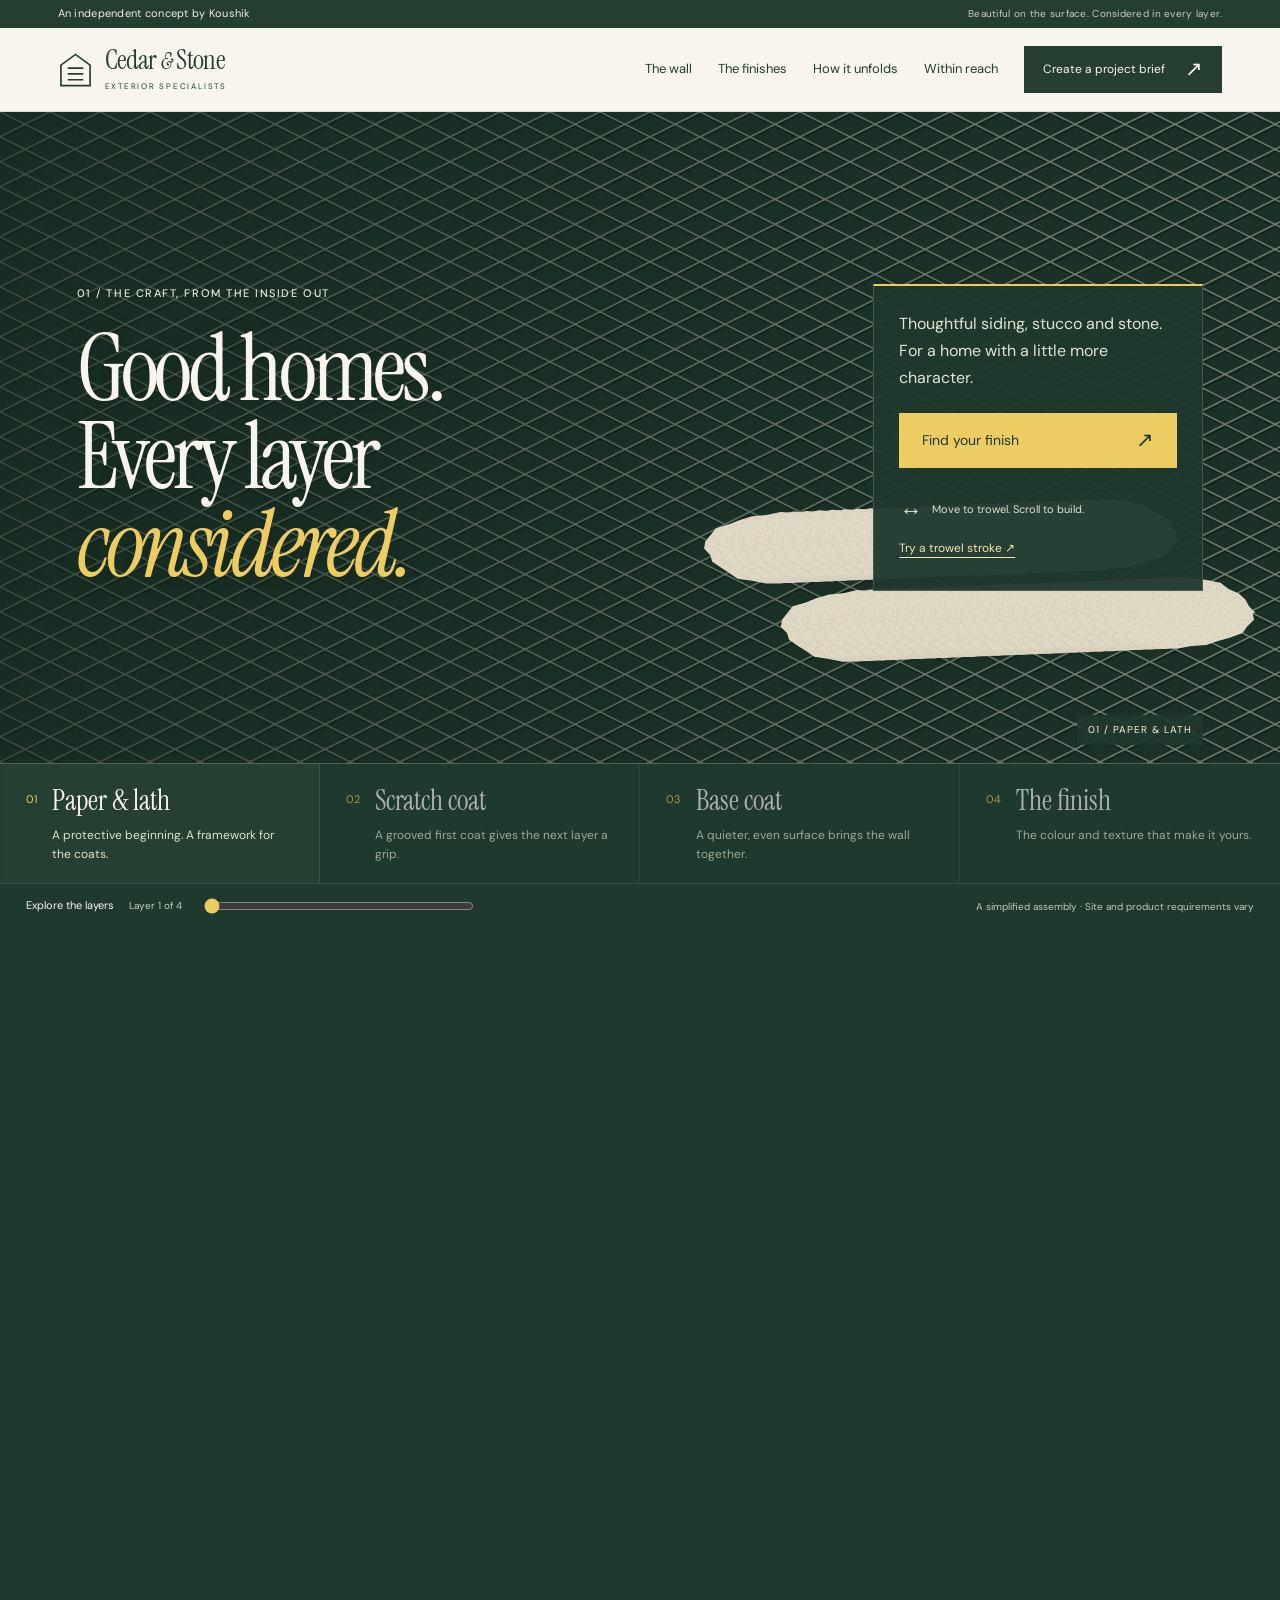
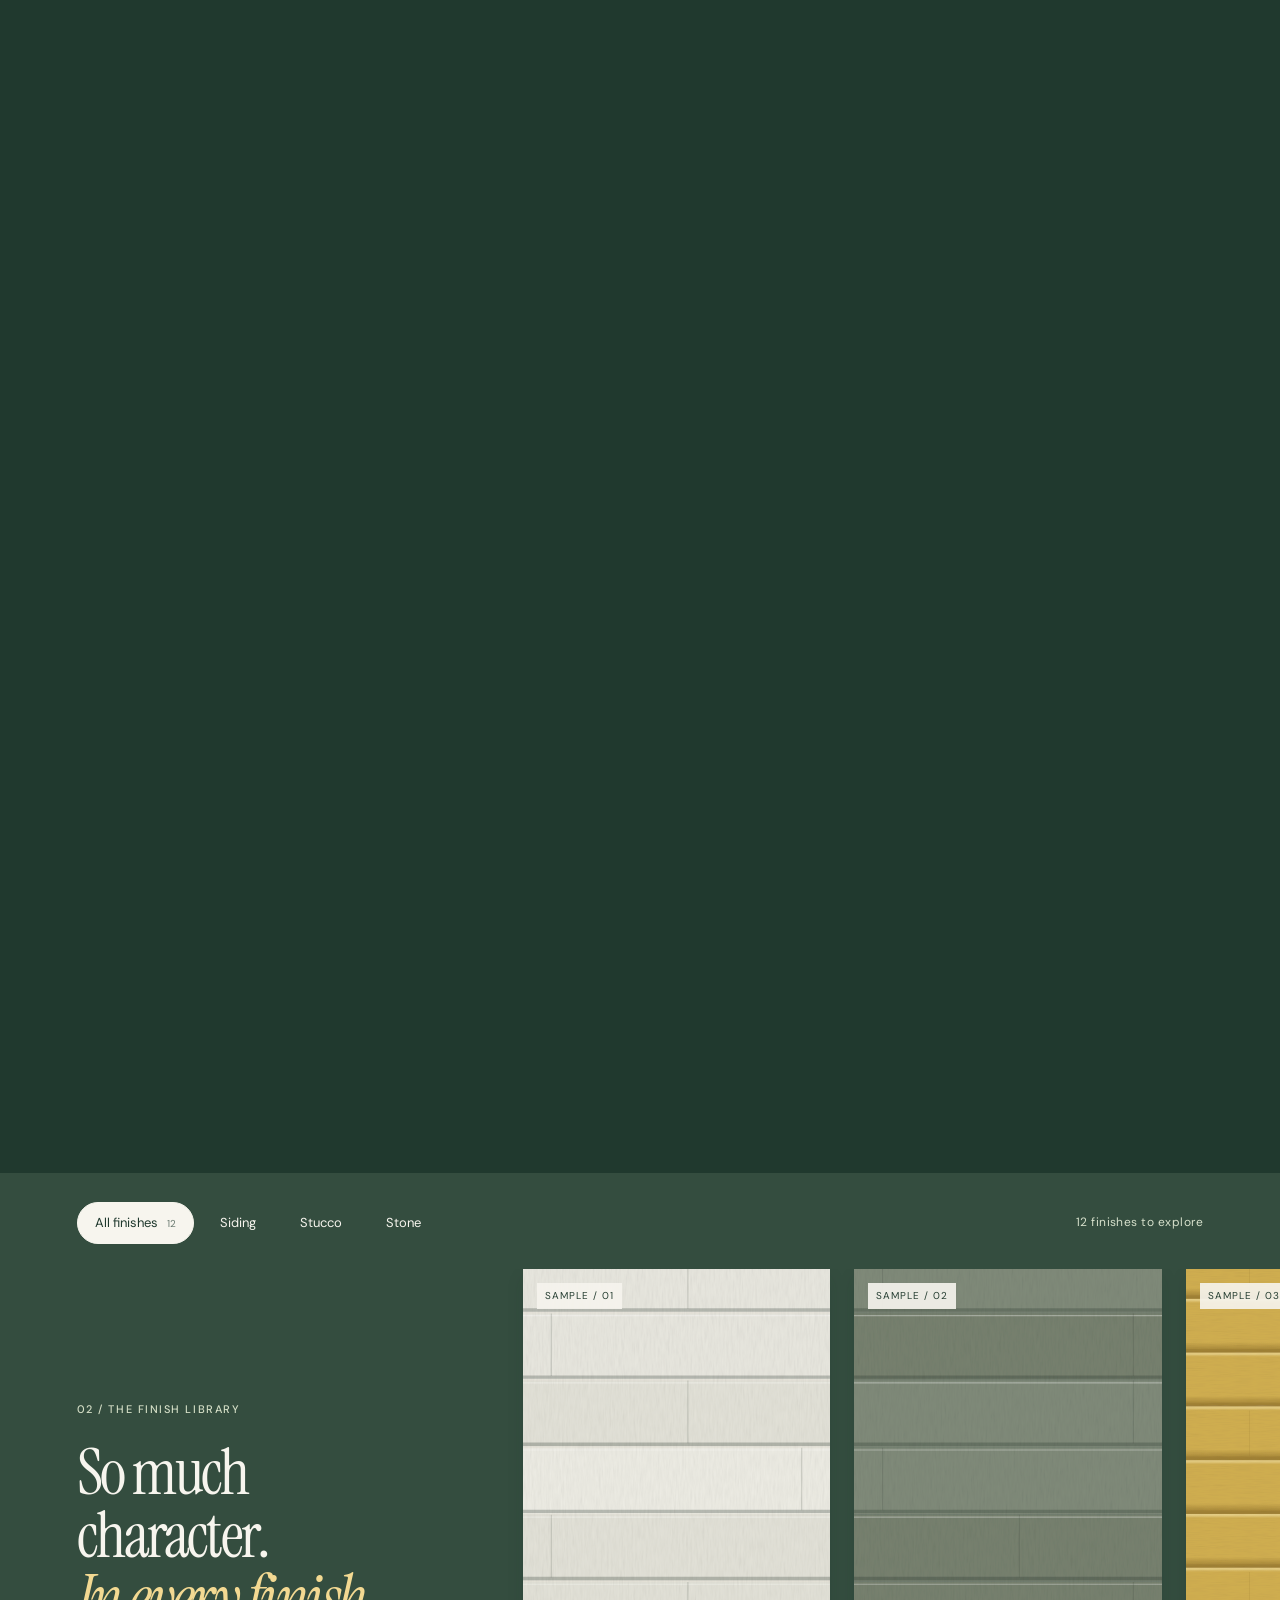
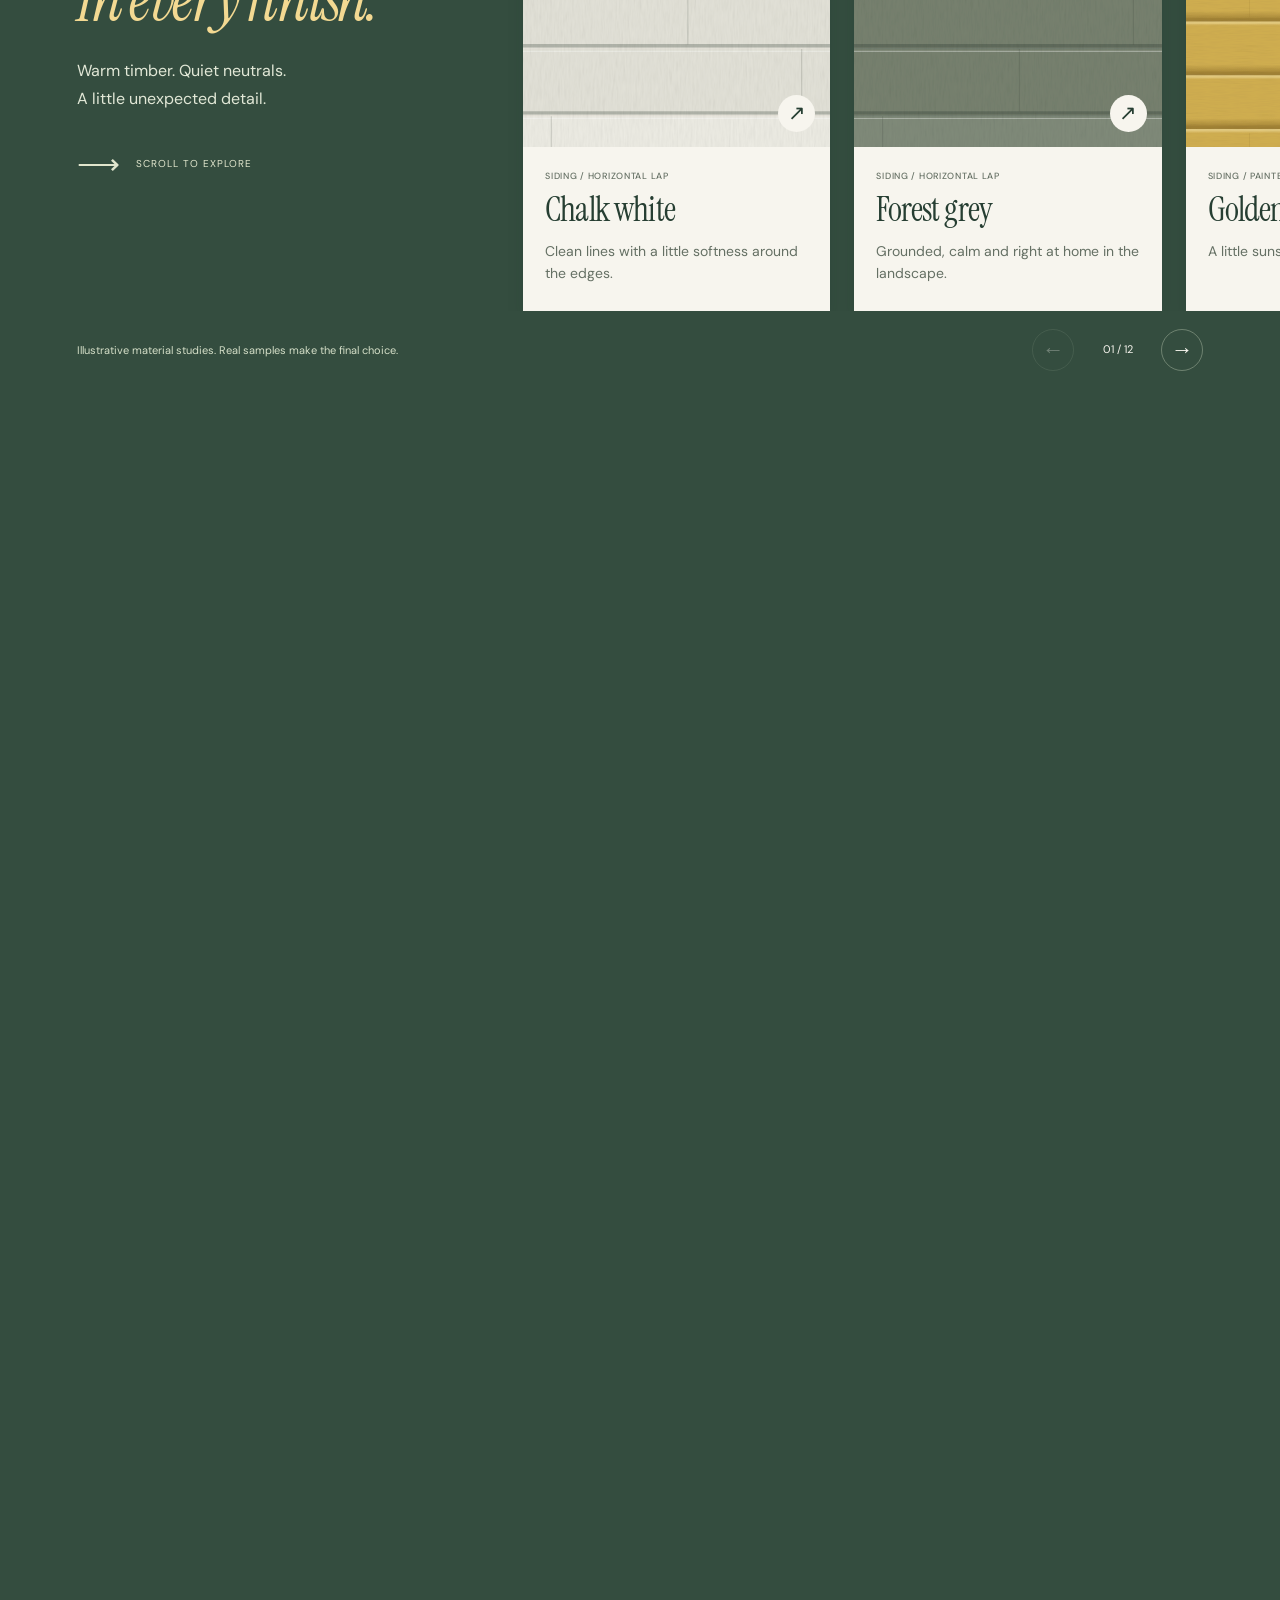
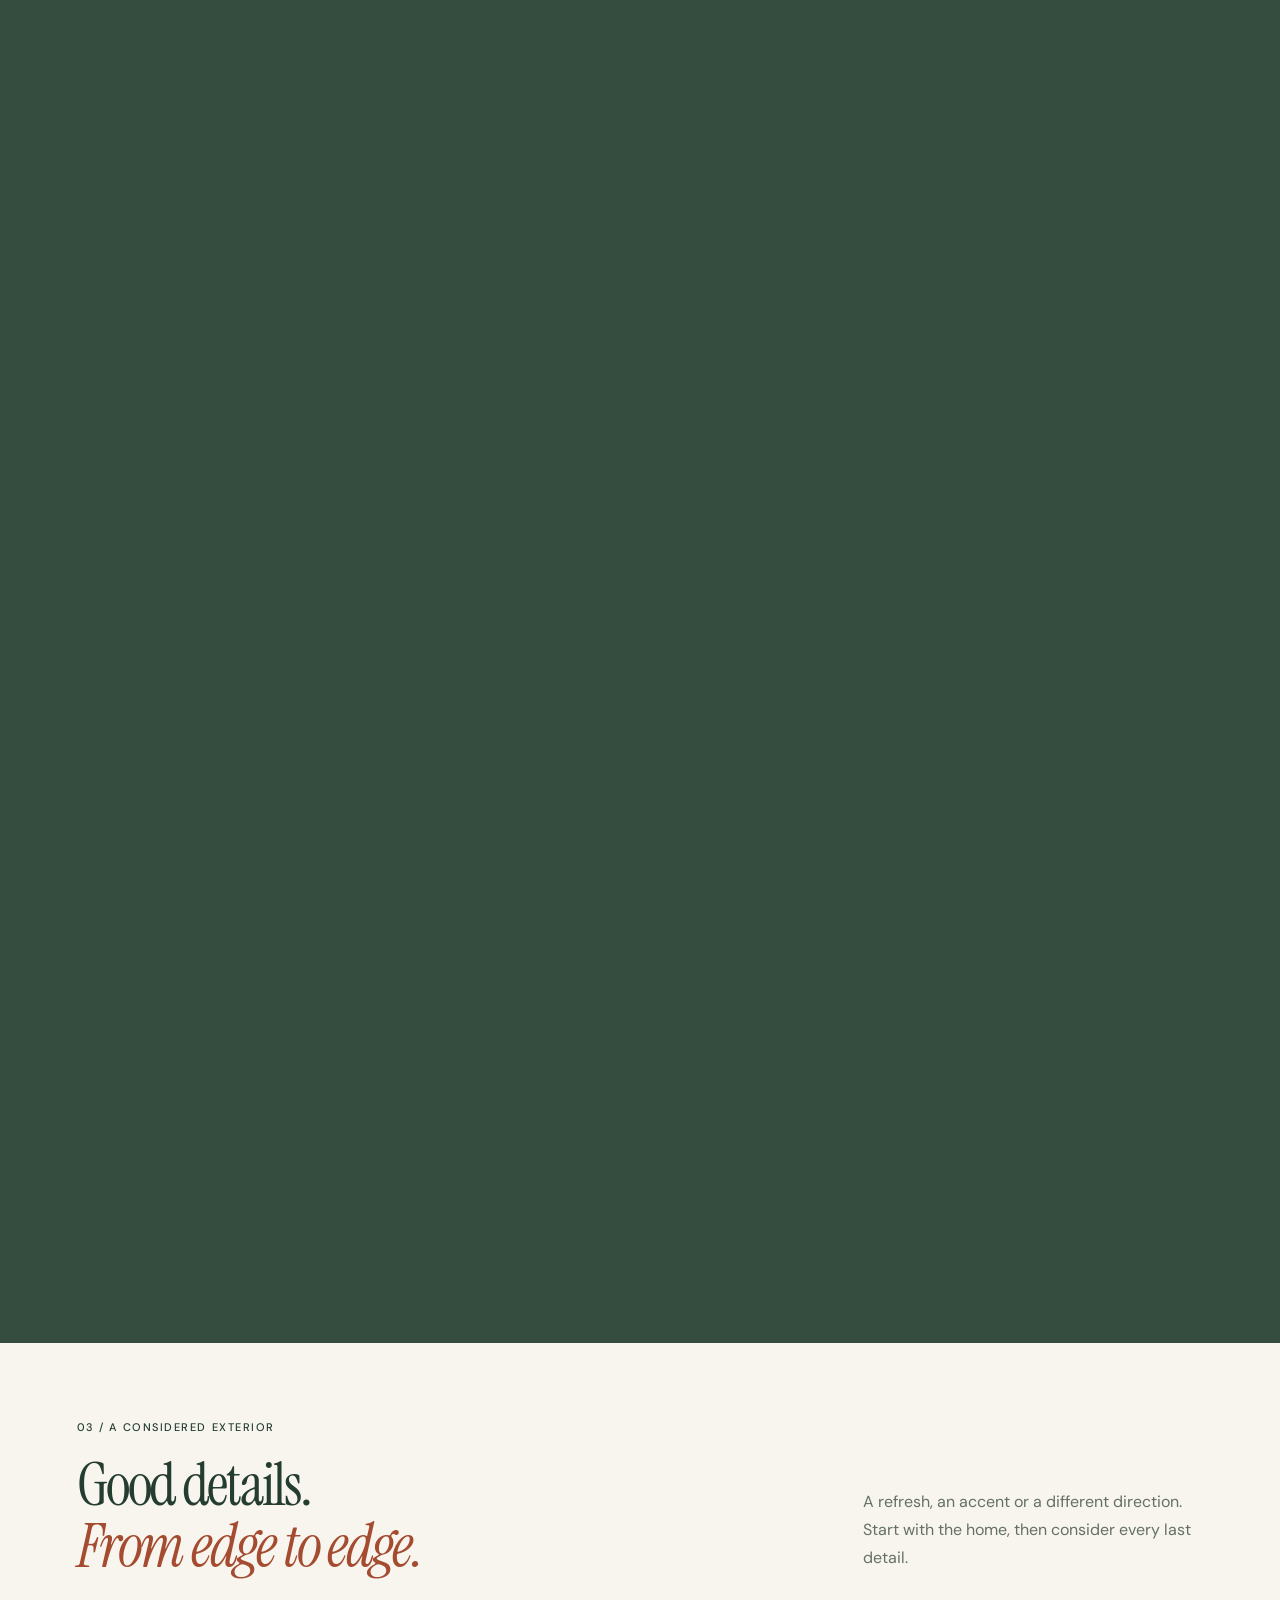
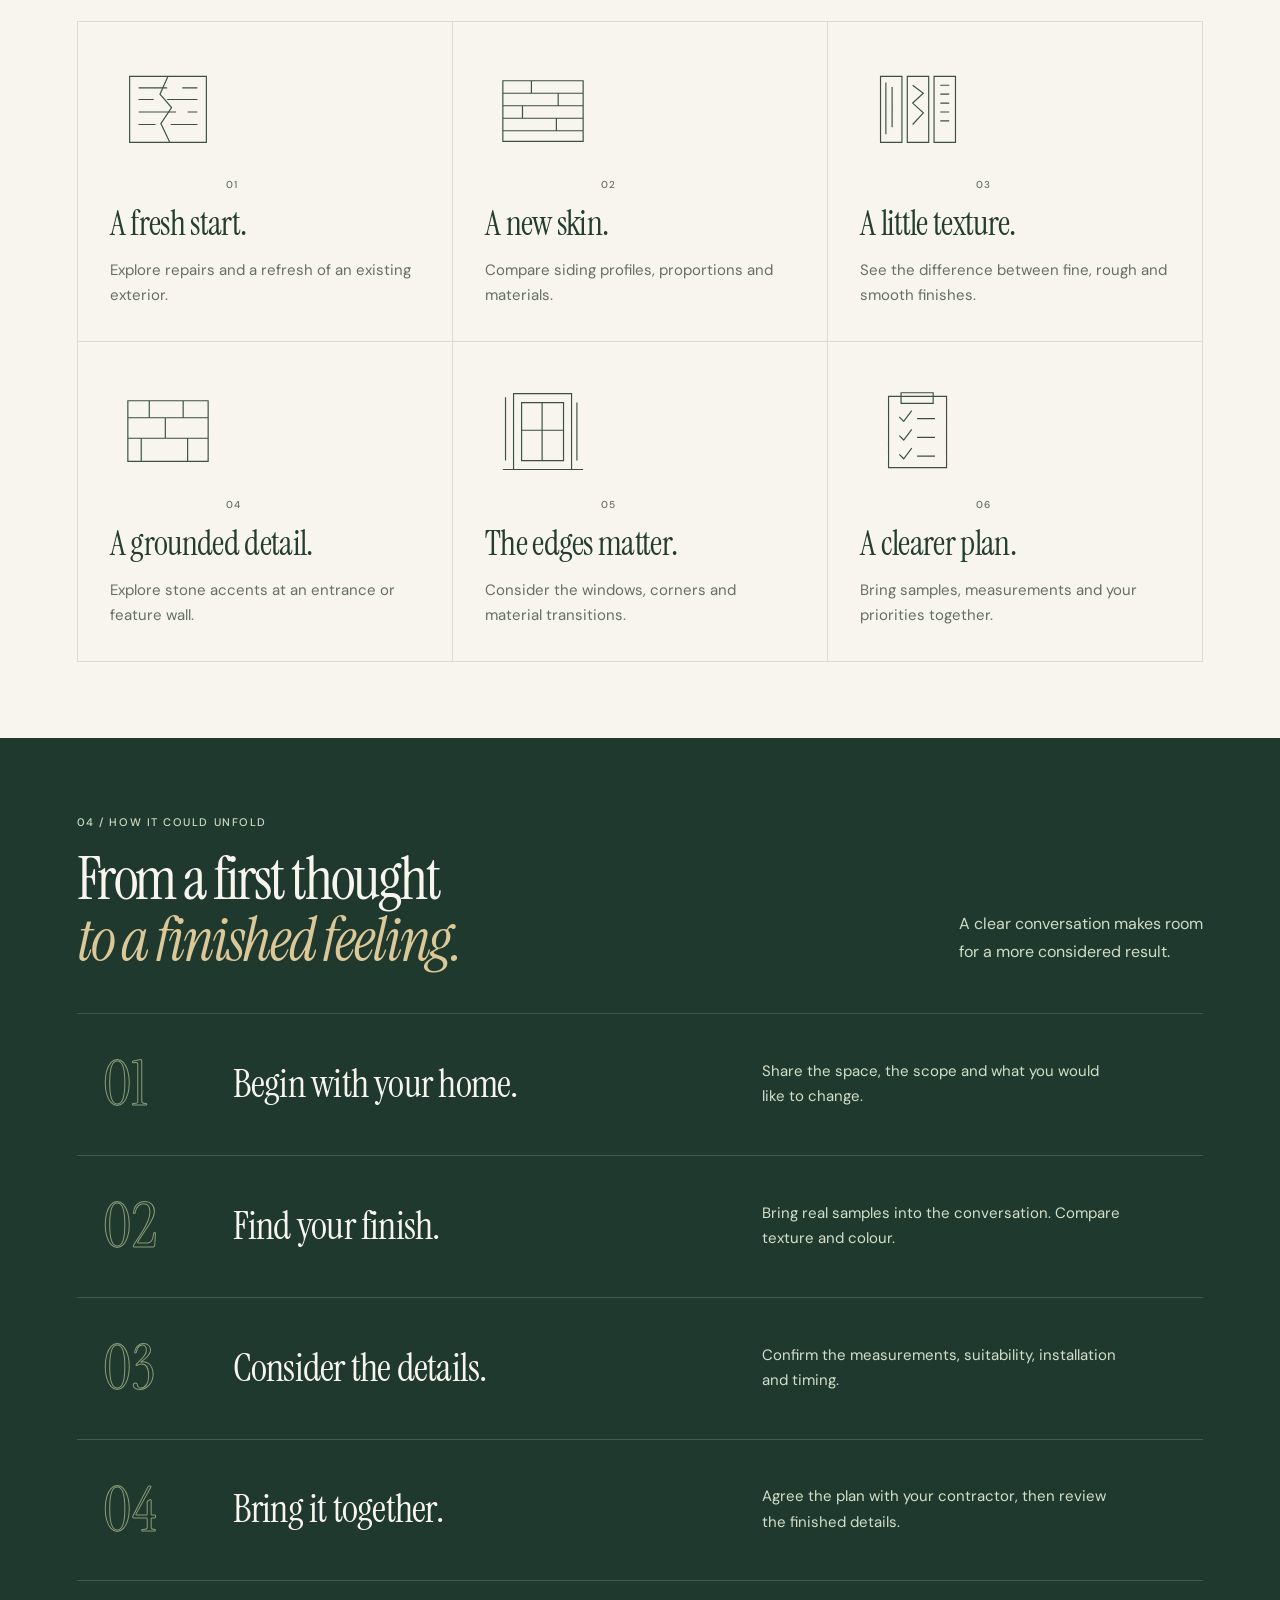
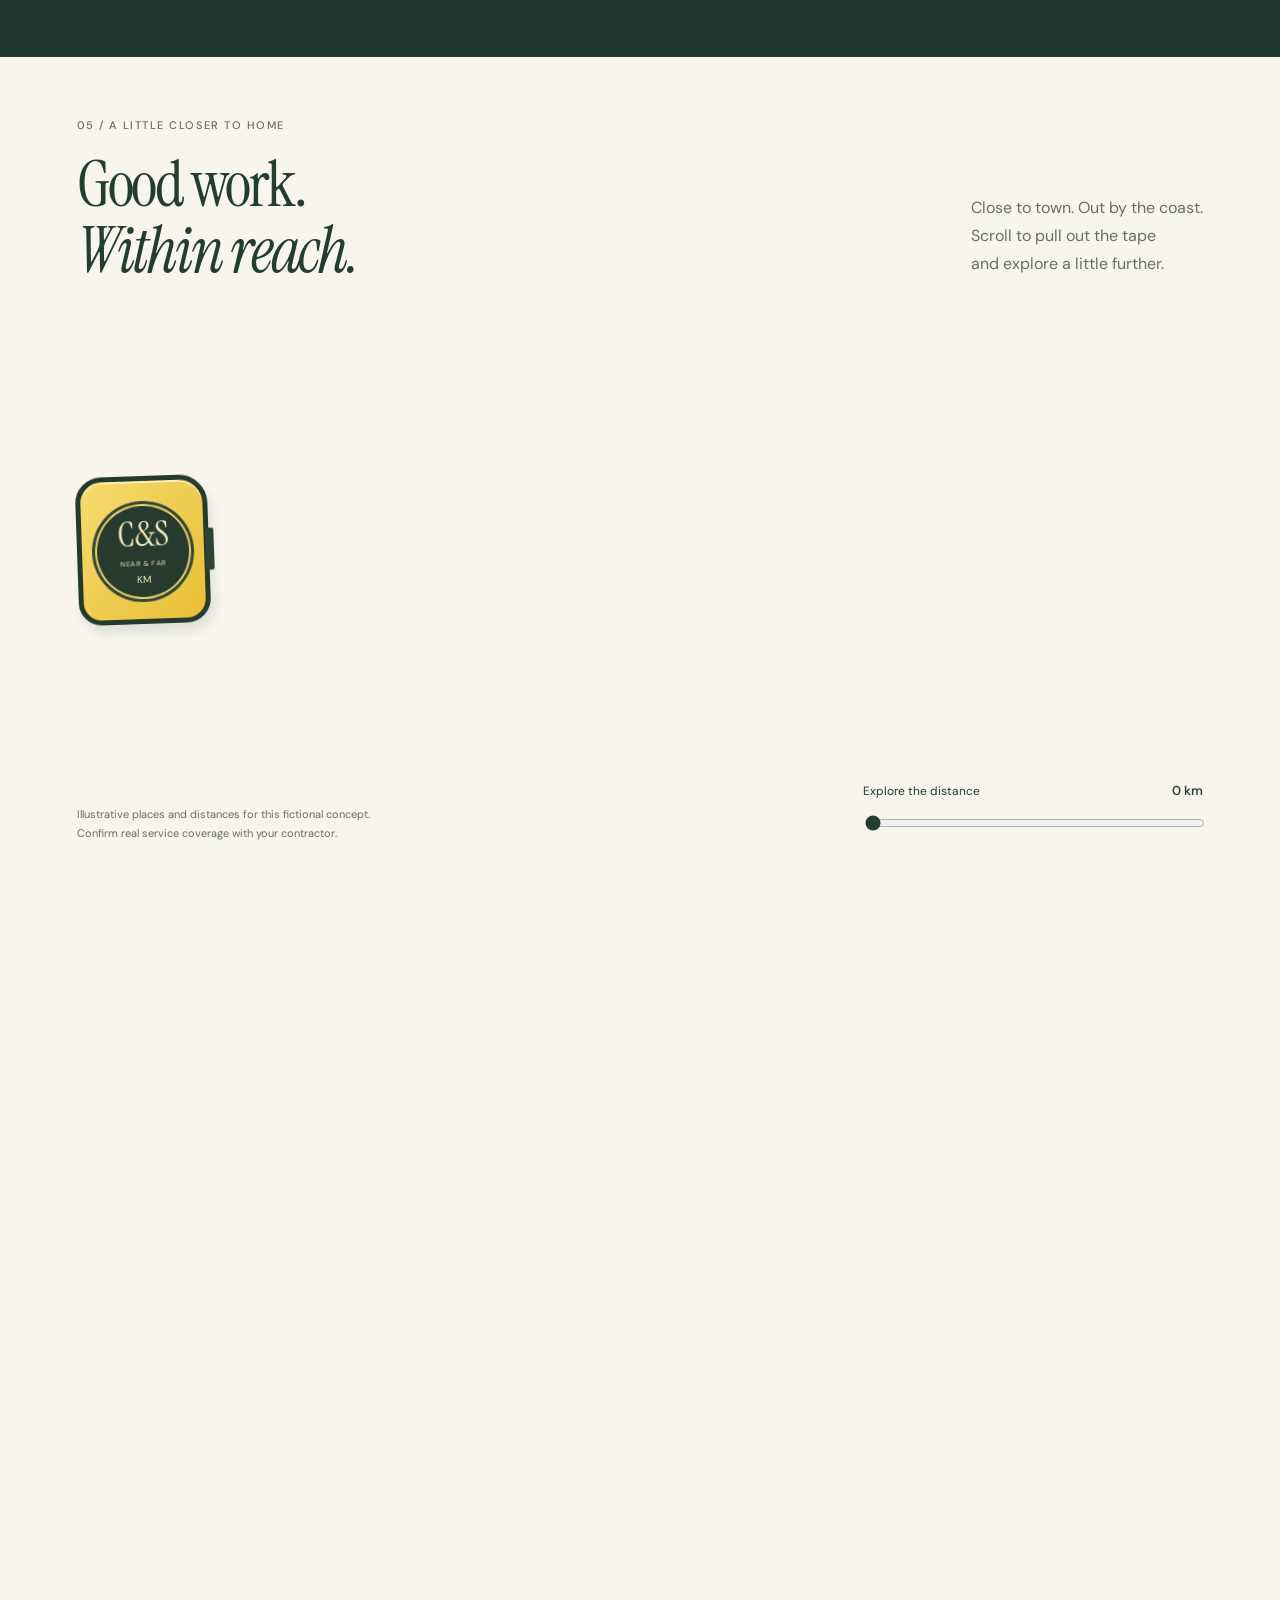
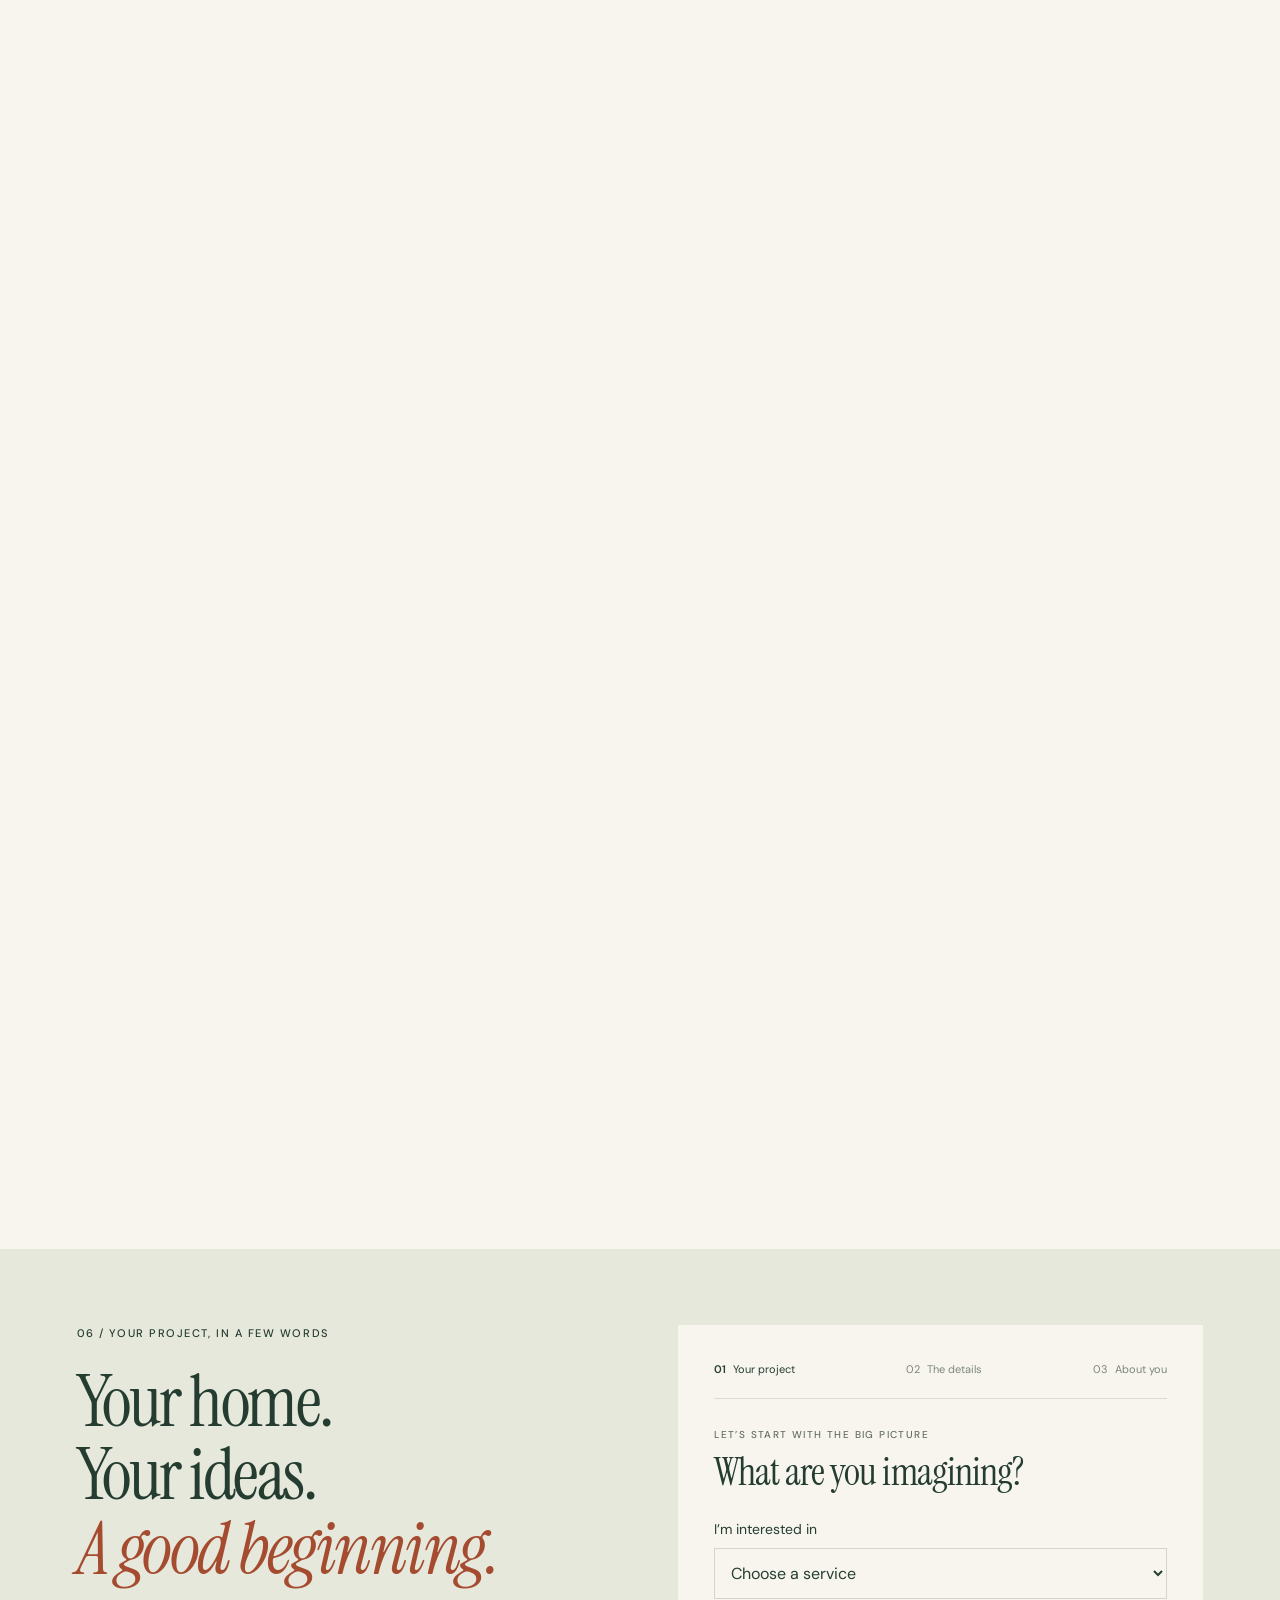
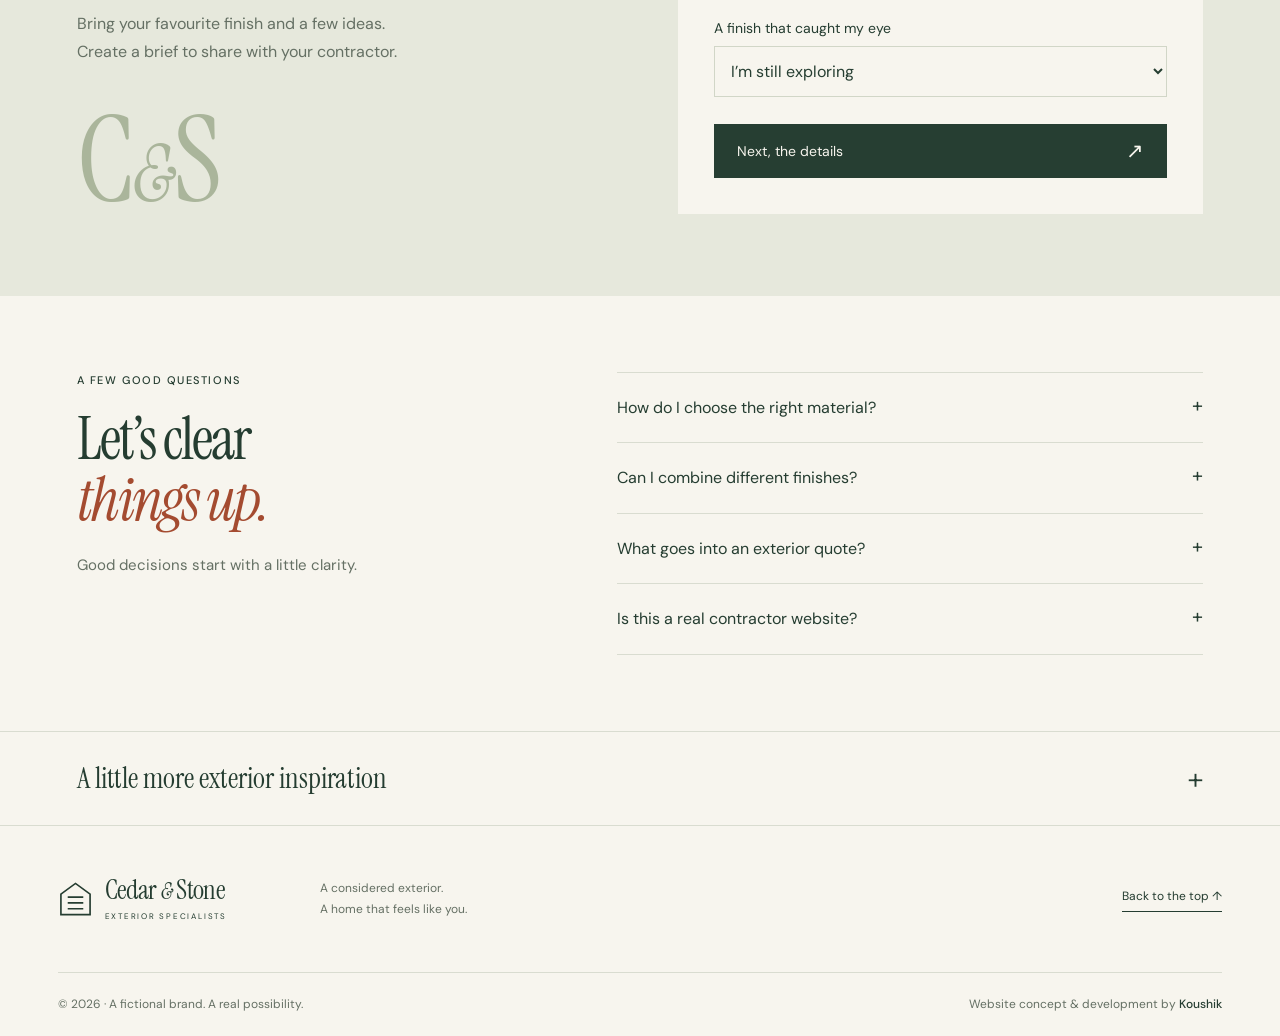
<file: index.html>
<!doctype html>
<html lang="en">
<head>
 <meta charset="utf-8"><meta name="viewport" content="width=device-width, initial-scale=1">
 <meta name="theme-color" content="#263e32">
 <meta name="description" content="Explore Cedar & Stone: an interactive exterior design concept by Koushik. Build a wall as you scroll, discover material finishes and create a project brief.">
 <title>Cedar & Stone — Every layer, considered.</title>
 <link rel="icon" href="assets/favicon.svg" type="image/svg+xml">
 <link rel="preload" href="assets/instrument-serif.woff2" as="font" type="font/woff2" crossorigin>
 <link rel="stylesheet" href="styles.css"><link rel="stylesheet" href="motion.css?v=craft-v1">
 <script src="app.js?v=craft-v1" defer></script><script src="motion.js?v=craft-v1" defer></script>
</head>
<body>
 <a class="skip-link" href="#main">Skip to content</a>
 <div class="concept-bar"><span>An independent concept by Koushik</span><span>Beautiful on the surface. Considered in every layer.</span></div>
 <header class="site-header"><a class="brand" href="#main" aria-label="Cedar and Stone home"><svg viewBox="0 0 36 40" aria-hidden="true"><path d="M3 36V15L18 4l15 11v21H3Z"/><path d="M10 18h16M10 24h16M10 30h16"/></svg><span>Cedar <i>&</i> Stone<small>EXTERIOR SPECIALISTS</small></span></a><button class="menu-toggle" aria-expanded="false" aria-controls="navigation" aria-label="Open navigation"><span></span><span></span></button><nav id="navigation" aria-label="Main navigation"><a href="#craft">The wall</a><a href="#materials">The finishes</a><a href="#process">How it unfolds</a><a href="#coverage">Within reach</a><a class="button button-small" href="#quote">Create a project brief <span aria-hidden="true">↗</span></a></nav></header>
 <main id="main">
  <svg class="motion-definitions" aria-hidden="true" width="0" height="0"><defs><clipPath id="coat-clip-1" clipPathUnits="objectBoundingBox"><path id="coat-mask-1" d="M0 0H0V1H0Z"/></clipPath><clipPath id="coat-clip-2" clipPathUnits="objectBoundingBox"><path id="coat-mask-2" d="M0 0H0V1H0Z"/></clipPath><clipPath id="coat-clip-3" clipPathUnits="objectBoundingBox"><path id="coat-mask-3" d="M0 0H0V1H0Z"/></clipPath></defs></svg>
  <section class="wall-story" id="craft" aria-labelledby="hero-title">
   <div class="wall-pin">
    <div class="wall-stage" id="wall-stage" data-layer="0" data-finish="float" data-colour="ivory">
     <div class="wall-artwork" role="img" aria-label="Illustrative wall showing paper and metal lath"><div class="wall-mesh-base"></div><div class="wall-layer wall-scratch"></div><div class="wall-layer wall-brown"></div><div class="wall-layer wall-finish"></div><canvas id="trowel-canvas" aria-hidden="true"></canvas><svg class="coat-edges" viewBox="0 0 1000 1000" preserveAspectRatio="none" aria-hidden="true"><path id="coat-edge-1"/><path id="coat-edge-2"/><path id="coat-edge-3"/></svg></div>
     <div class="wall-intro"><div class="wall-intro-copy"><p class="eyebrow">01 / THE CRAFT, FROM THE INSIDE OUT</p><h1 id="hero-title">Good homes.<br>Every layer<br><em>considered.</em></h1></div><div class="wall-intro-side"><p>Thoughtful siding, stucco and stone. For a home with a little more character.</p><a class="button button-gold" href="#materials">Find your finish <span aria-hidden="true">↗</span></a><p class="wall-instruction"><span aria-hidden="true">↔</span> Move to trowel. Scroll to build.</p><button class="trowel-try" type="button">Try a trowel stroke <span aria-hidden="true">↗</span></button></div></div>
     <div class="finish-picker" inert><p class="eyebrow">THE FINAL LAYER. YOUR FIRST IMPRESSION.</p><h2>A little texture.<br><em>A lot of character.</em></h2><p>Give the whole wall a different feeling.</p><div class="finish-options" role="group" aria-label="Choose an illustrative wall texture"><button data-finish="float" class="is-active" aria-pressed="true">Fine float</button><button data-finish="dash" aria-pressed="false">Pebbled</button><button data-finish="smooth" aria-pressed="false">Smooth</button></div><div class="finish-colours" role="group" aria-label="Choose an illustrative wall colour"><button data-wall-colour="ivory" style="--chip:#e7e1cf" class="is-active" aria-pressed="true"><i aria-hidden="true"></i>Warm white</button><button data-wall-colour="sand" style="--chip:#d6c399" aria-pressed="false"><i aria-hidden="true"></i>Sand</button><button data-wall-colour="clay" style="--chip:#be927c" aria-pressed="false"><i aria-hidden="true"></i>Clay</button></div><button class="button" id="save-wall-finish">Use this finish <span aria-hidden="true">↗</span></button><span class="finish-caption">An illustrative finish. Confirm real samples with your contractor.</span></div>
     <span class="wall-label" id="wall-label">01 / PAPER & LATH</span>
     <svg class="trowel-tool" viewBox="0 0 120 78" aria-hidden="true"><path d="m10 27 73-17 22 38-73 17Z" fill="#d8dbd0" stroke="#657268" stroke-width="2"/><path d="m14 28 65-14 20 30-65 16Z" fill="#ebe5d5"/><path d="m48 34 9 15 20-5-8-16" fill="none" stroke="#657268" stroke-width="5"/><path d="m51 22 33-8" stroke="#9c6d41" stroke-width="12" stroke-linecap="round"/></svg>
    </div>
    <div class="wall-controls"><div class="wall-steps" aria-label="Choose a wall construction stage"><button class="layer-step is-active" data-layer="0" aria-pressed="true"><span>01</span><div><h3>Paper & lath</h3><p>A protective beginning. A framework for the coats.</p></div></button><button class="layer-step" data-layer="1" aria-pressed="false"><span>02</span><div><h3>Scratch coat</h3><p>A grooved first coat gives the next layer a grip.</p></div></button><button class="layer-step" data-layer="2" aria-pressed="false"><span>03</span><div><h3>Base coat</h3><p>A quieter, even surface brings the wall together.</p></div></button><button class="layer-step" data-layer="3" aria-pressed="false"><span>04</span><div><h3>The finish</h3><p>The colour and texture that make it yours.</p></div></button></div><div class="wall-slider-group"><label for="wall-progress">Explore the layers <span id="wall-progress-label">Layer 1 of 4</span></label><input id="wall-progress" type="range" min="0" max="3" step="0.01" value="0" aria-label="Explore four illustrative wall stages"><span class="wall-small-note">A simplified assembly · Site and product requirements vary</span></div></div>
   </div>
  </section>
  <section class="material-story" id="materials" aria-labelledby="materials-title">
   <div class="material-pin"><div class="rail-toolbar"><div class="filter-list" role="group" aria-label="Filter materials"><button class="filter is-active" data-filter="all" aria-pressed="true">All finishes <span>12</span></button><button class="filter" data-filter="siding" aria-pressed="false">Siding</button><button class="filter" data-filter="stucco" aria-pressed="false">Stucco</button><button class="filter" data-filter="stone" aria-pressed="false">Stone</button></div><p id="material-count" aria-live="polite">12 finishes to explore</p></div>
    <div class="material-viewport" tabindex="0" role="region" aria-label="Material samples. Use the arrow buttons, arrow keys or swipe to browse."><div class="material-track" id="material-grid"><article class="material-intro"><p class="eyebrow">02 / THE FINISH LIBRARY</p><h2 id="materials-title">So much<br>character.<br><em>In every finish.</em></h2><p>Warm timber. Quiet neutrals.<br>A little unexpected detail.</p><span class="rail-scroll-hint"><span aria-hidden="true">⟶</span> SCROLL TO EXPLORE</span></article></div></div>
    <div class="rail-footer"><p>Illustrative material studies. Real samples make the final choice.</p><div class="rail-navigation"><button id="material-previous" aria-label="Previous material">←</button><span class="rail-position" id="rail-position">01 / 12</span><button id="material-next" aria-label="Next material">→</button></div></div>
   </div>
  </section>
  <section class="section services-section" id="services" aria-labelledby="services-title"><div class="section-heading"><div><p class="eyebrow">03 / A CONSIDERED EXTERIOR</p><h2 id="services-title">Good details.<br><em>From edge to edge.</em></h2></div><p>A refresh, an accent or a different direction. Start with the home, then consider every last detail.</p></div><div class="service-drawings"><article><svg viewBox="0 0 130 130" aria-hidden="true"><path d="M22 25h86v74H22zM32 38h32m17 0h17M32 51h17m15 0h34M32 65h42m13 0h11M32 79h19m17 0h30"/><path d="m65 25-9 20 13 15-12 18 10 21"/></svg><span class="eyebrow">01</span><h3>A fresh start.</h3><p>Explore repairs and a refresh of an existing exterior.</p></article><article><svg viewBox="0 0 130 130" aria-hidden="true"><path d="M20 30h90v68H20zM20 44h90M20 58h90M20 72h90M20 86h90M52 30v14m30 0v14M42 58v14m38 0v14"/></svg><span class="eyebrow">02</span><h3>A new skin.</h3><p>Compare siding profiles, proportions and materials.</p></article><article><svg viewBox="0 0 130 130" aria-hidden="true"><path d="M23 25h24v74H23zm30 0h24v74H53zm30 0h24v74H83z"/><path d="M29 32v58m7-53v45m23-47 12 9-12 11 12 11-12 13m31-44h10m-10 10h10m-10 10h10m-10 10h10m-10 10h10"/></svg><span class="eyebrow">03</span><h3>A little texture.</h3><p>See the difference between fine, rough and smooth finishes.</p></article><article><svg viewBox="0 0 130 130" aria-hidden="true"><path d="M20 30h90v68H20zM20 49h90M20 72h90M44 30v19m38-19v19M62 49v23M35 72v26m52-26v26"/></svg><span class="eyebrow">04</span><h3>A grounded detail.</h3><p>Explore stone accents at an entrance or feature wall.</p></article><article><svg viewBox="0 0 130 130" aria-hidden="true"><path d="M32 22h65v85H32zM41 32h47v65H41zM64 32v65M41 63h47M20 107h90M23 26v71m80-65v65"/></svg><span class="eyebrow">05</span><h3>The edges matter.</h3><p>Consider the windows, corners and material transitions.</p></article><article><svg viewBox="0 0 130 130" aria-hidden="true"><path d="M32 25h65v80H32zM46 21h36v12H46zM44 48l5 5 9-12m6 9h20M44 69l5 5 9-12m6 9h20M44 90l5 5 9-12m6 9h20"/></svg><span class="eyebrow">06</span><h3>A clearer plan.</h3><p>Bring samples, measurements and your priorities together.</p></article></div></section>
  <section class="process-section" id="process" aria-labelledby="process-title"><div class="section section-inner"><div class="section-heading"><div><p class="eyebrow">04 / HOW IT COULD UNFOLD</p><h2 id="process-title">From a first thought<br><em>to a finished feeling.</em></h2></div><p>A clear conversation makes room<br>for a more considered result.</p></div><div class="process-rows"><article class="process-row"><div class="process-fill" aria-hidden="true"></div><span>01</span><h3>Begin with your home.</h3><p>Share the space, the scope and what you would like to change.</p></article><article class="process-row"><div class="process-fill" aria-hidden="true"></div><span>02</span><h3>Find your finish.</h3><p>Bring real samples into the conversation. Compare texture and colour.</p></article><article class="process-row"><div class="process-fill" aria-hidden="true"></div><span>03</span><h3>Consider the details.</h3><p>Confirm the measurements, suitability, installation and timing.</p></article><article class="process-row"><div class="process-fill" aria-hidden="true"></div><span>04</span><h3>Bring it together.</h3><p>Agree the plan with your contractor, then review the finished details.</p></article></div></div></section>
  <section class="coverage-story" id="coverage" aria-labelledby="coverage-title"><div class="coverage-pin"><div class="coverage-heading"><div><p class="eyebrow">05 / A LITTLE CLOSER TO HOME</p><h2 id="coverage-title">Good work.<br><em>Within reach.</em></h2></div><p>Close to town. Out by the coast.<br>Scroll to pull out the tape <br>and explore a little further.</p></div><div class="tape-window" tabindex="0" role="region" aria-label="Illustrative service-area measuring tape"><div class="tape-assembly"><div class="tape-blade"><div class="tape-graduations" aria-hidden="true"></div></div><div class="tape-end" aria-hidden="true"></div><div class="tape-places"></div><div class="tape-case" aria-hidden="true"><span class="tape-case-face"><b>C&S</b><span>NEAR & FAR</span><small>KM</small></span><i></i></div></div></div><div class="coverage-footer"><p>Illustrative places and distances for this fictional concept.<br>Confirm real service coverage with your contractor.</p><div class="tape-manual"><label for="coverage-progress">Explore the distance <output id="coverage-distance">0 km</output></label><input id="coverage-progress" type="range" min="0" max="40" step="0.1" value="0" aria-label="Explore illustrative service-area distances from zero to forty kilometres"></div></div><ul class="sr-only" id="coverage-place-list"></ul></div></section>
  <section class="quote-section" id="quote" aria-labelledby="quote-title"><div class="section quote-layout"><div class="quote-intro"><p class="eyebrow">06 / YOUR PROJECT, IN A FEW WORDS</p><h2 id="quote-title">Your home.<br>Your ideas.<br><em>A good beginning.</em></h2><p>Bring your favourite finish and a few ideas.<br>Create a brief to share with your contractor.</p><div class="quote-mark" aria-hidden="true">C<span>&</span>S</div></div><div class="quote-card"><div id="quote-form-wrap"><div class="form-progress" aria-label="Project brief progress"><span class="is-active" data-form-step="0">01 <b>Your project</b></span><span data-form-step="1">02 <b>The details</b></span><span data-form-step="2">03 <b>About you</b></span></div><form id="quote-form"><div class="form-step" data-step="0"><p class="eyebrow">LET’S START WITH THE BIG PICTURE</p><h3>What are you imagining?</h3><label for="service">I’m interested in</label><select id="service" name="service" required><option value="">Choose a service</option><option>Siding & cladding</option><option>Stucco finishes</option><option>Stone accents</option><option>A complete exterior refresh</option><option>I’d like some guidance</option></select><label for="material">A finish that caught my eye</label><select id="material" name="material"><option value="">I’m still exploring</option></select><button class="button form-next" type="button">Next, the details <span aria-hidden="true">↗</span></button></div><div class="form-step" data-step="1" hidden><p class="eyebrow">A LITTLE MORE CONTEXT</p><h3>Tell us about your home.</h3><label for="location">City or area</label><input id="location" name="location" autocomplete="address-level2" placeholder="e.g. Your city or neighbourhood" minlength="2" maxlength="100" required><label for="timeline">Your ideal timing</label><select id="timeline" name="timeline" required><option value="">Choose a timeframe</option><option>As soon as practical</option><option>Within 1–3 months</option><option>Within 3–6 months</option><option>I’m planning ahead</option></select><label for="notes">Anything else? <span class="optional">Optional</span></label><textarea id="notes" name="notes" rows="3" maxlength="1000" placeholder="A few details about your project…"></textarea><div class="form-actions"><button class="form-back text-link" type="button">← Back</button><button class="button form-next" type="button">One last step <span aria-hidden="true">↗</span></button></div></div><div class="form-step" data-step="2" hidden><p class="eyebrow">PUT A NAME TO THE VISION</p><h3>Who’s planning the project?</h3><label for="name">Your name</label><input id="name" name="name" autocomplete="name" maxlength="100" required placeholder="Your full name"><label for="email">Email address</label><input id="email" name="email" type="email" autocomplete="email" maxlength="200" required placeholder="you@example.com"><p class="demo-form-note">This is a demo. Your brief is created on this device. No enquiry is sent and no details are saved by this site.</p><div class="form-actions"><button class="form-back text-link" type="button">← Back</button><button class="button" type="submit">Create my project brief <span aria-hidden="true">↗</span></button></div></div></form></div><div id="quote-success" hidden tabindex="-1"><span class="success-icon" aria-hidden="true">✓</span><p class="eyebrow">A GREAT PLACE TO START</p><h3>Your vision,<br>all in one place.</h3><p>Your project brief is ready. This demo hasn’t sent an enquiry. Download or copy the brief to share with a contractor.</p><pre id="brief-preview"></pre><div class="success-actions"><button class="button" id="download-brief">Download brief <span aria-hidden="true">↓</span></button><button class="text-link" id="copy-brief">Copy brief <span aria-hidden="true">↗</span></button></div><p id="copy-status" role="status"></p><button class="text-link" id="restart-brief">Start a new brief <span aria-hidden="true">↺</span></button></div></div></div></section>
  <section class="section faq-section" aria-labelledby="faq-title"><div><p class="eyebrow">A FEW GOOD QUESTIONS</p><h2 id="faq-title">Let’s clear<br><em>things up.</em></h2><p>Good decisions start with a little clarity.</p></div><div class="faq-list"><details><summary>How do I choose the right material?<span aria-hidden="true">+</span></summary><p>Start with the look you like, then discuss your home’s existing walls, exposure, maintenance preferences and budget with your contractor. The samples here are a starting point for that conversation.</p></details><details><summary>Can I combine different finishes?<span aria-hidden="true">+</span></summary><p>Yes, a design can combine siding, stucco and stone accents. The detailing and transitions need to suit the selected products and wall assembly.</p></details><details><summary>What goes into an exterior quote?<span aria-hidden="true">+</span></summary><p>Wall area, material choices, access, removal of the existing finish, repairs and detailing all affect the scope. A contractor should assess the site before confirming a price.</p></details><details><summary>Is this a real contractor website?<span aria-hidden="true">+</span></summary><p>This is an interactive portfolio concept by Koushik. Cedar & Stone is a fictional business. The project brief stays in your browser until you choose to copy or download it; this demo does not send enquiries.</p></details></div></section>
  <details class="inspiration-disclosure"><summary>A little more exterior inspiration <span aria-hidden="true">+</span></summary><section class="section projects-section" id="projects" aria-labelledby="projects-title"><div class="section-heading"><div><p class="eyebrow">03 / THE POSSIBILITIES</p><h2 id="projects-title">Your home.<br><em>A fresh perspective.</em></h2></div><p>A few ideas to get the conversation started. Explore three different directions for an exterior.</p></div><div class="project-layout"><div class="project-image-wrap"><img id="project-image" src="assets/house-courtyard.jpg" width="1200" height="800" loading="lazy" alt="Warm timber and white exterior around a leafy courtyard"><span class="image-label">DESIGN INSPIRATION / STOCK PHOTOGRAPHY</span></div><div class="project-detail"><div class="project-selectors" role="group" aria-label="Choose an inspiration concept"><button class="project-selector is-active" data-project="0" aria-pressed="true">01</button><button class="project-selector" data-project="1" aria-pressed="false">02</button><button class="project-selector" data-project="2" aria-pressed="false">03</button></div><p class="eyebrow" id="project-type">THE WARM & NATURAL EDIT</p><h3 id="project-title">A softer side<br>of modern.</h3><p id="project-description">Rich timber tones, clean white walls and a connection to the outdoors. A warm welcome, every time.</p><div class="project-tags" id="project-tags"><span>Cedar tones</span><span>Soft white</span></div><a class="text-link" href="#quote">Let’s explore your ideas <span aria-hidden="true">↗</span></a><p class="project-disclaimer">Concept inspiration, not completed Cedar & Stone projects.</p></div></div></section></details>
 </main>
 <footer class="site-footer"><a class="brand" href="#"><svg viewBox="0 0 36 40" aria-hidden="true"><path d="M3 36V15L18 4l15 11v21H3Z"/><path d="M10 18h16M10 24h16M10 30h16"/></svg><span>Cedar <i>&</i> Stone<small>EXTERIOR SPECIALISTS</small></span></a><p>A considered exterior.<br>A home that feels like you.</p><a href="#main" class="text-link">Back to the top ↑</a><div class="footer-bottom"><span>© <span id="year">2026</span> · A fictional brand. A real possibility.</span><span>Website concept & development by <strong>Koushik</strong></span></div></footer>
 <dialog id="material-dialog" aria-labelledby="dialog-title"><button class="dialog-close" aria-label="Close material details">×</button><div id="dialog-swatch" class="dialog-swatch"></div><div class="dialog-content"><p class="eyebrow" id="dialog-category"></p><h2 id="dialog-title"></h2><p id="dialog-description"></p><dl id="dialog-specs"></dl><p class="material-footnote">Illustrative digital sample. Confirm colour, specification and suitability with your installer.</p><button class="button" id="choose-material">Use in my project <span aria-hidden="true">↗</span></button></div></dialog>
 <noscript><p class="noscript-note">Enable JavaScript to explore the wall, material samples, measuring tape and downloadable project brief.</p></noscript>
</body>
</html>
</file>
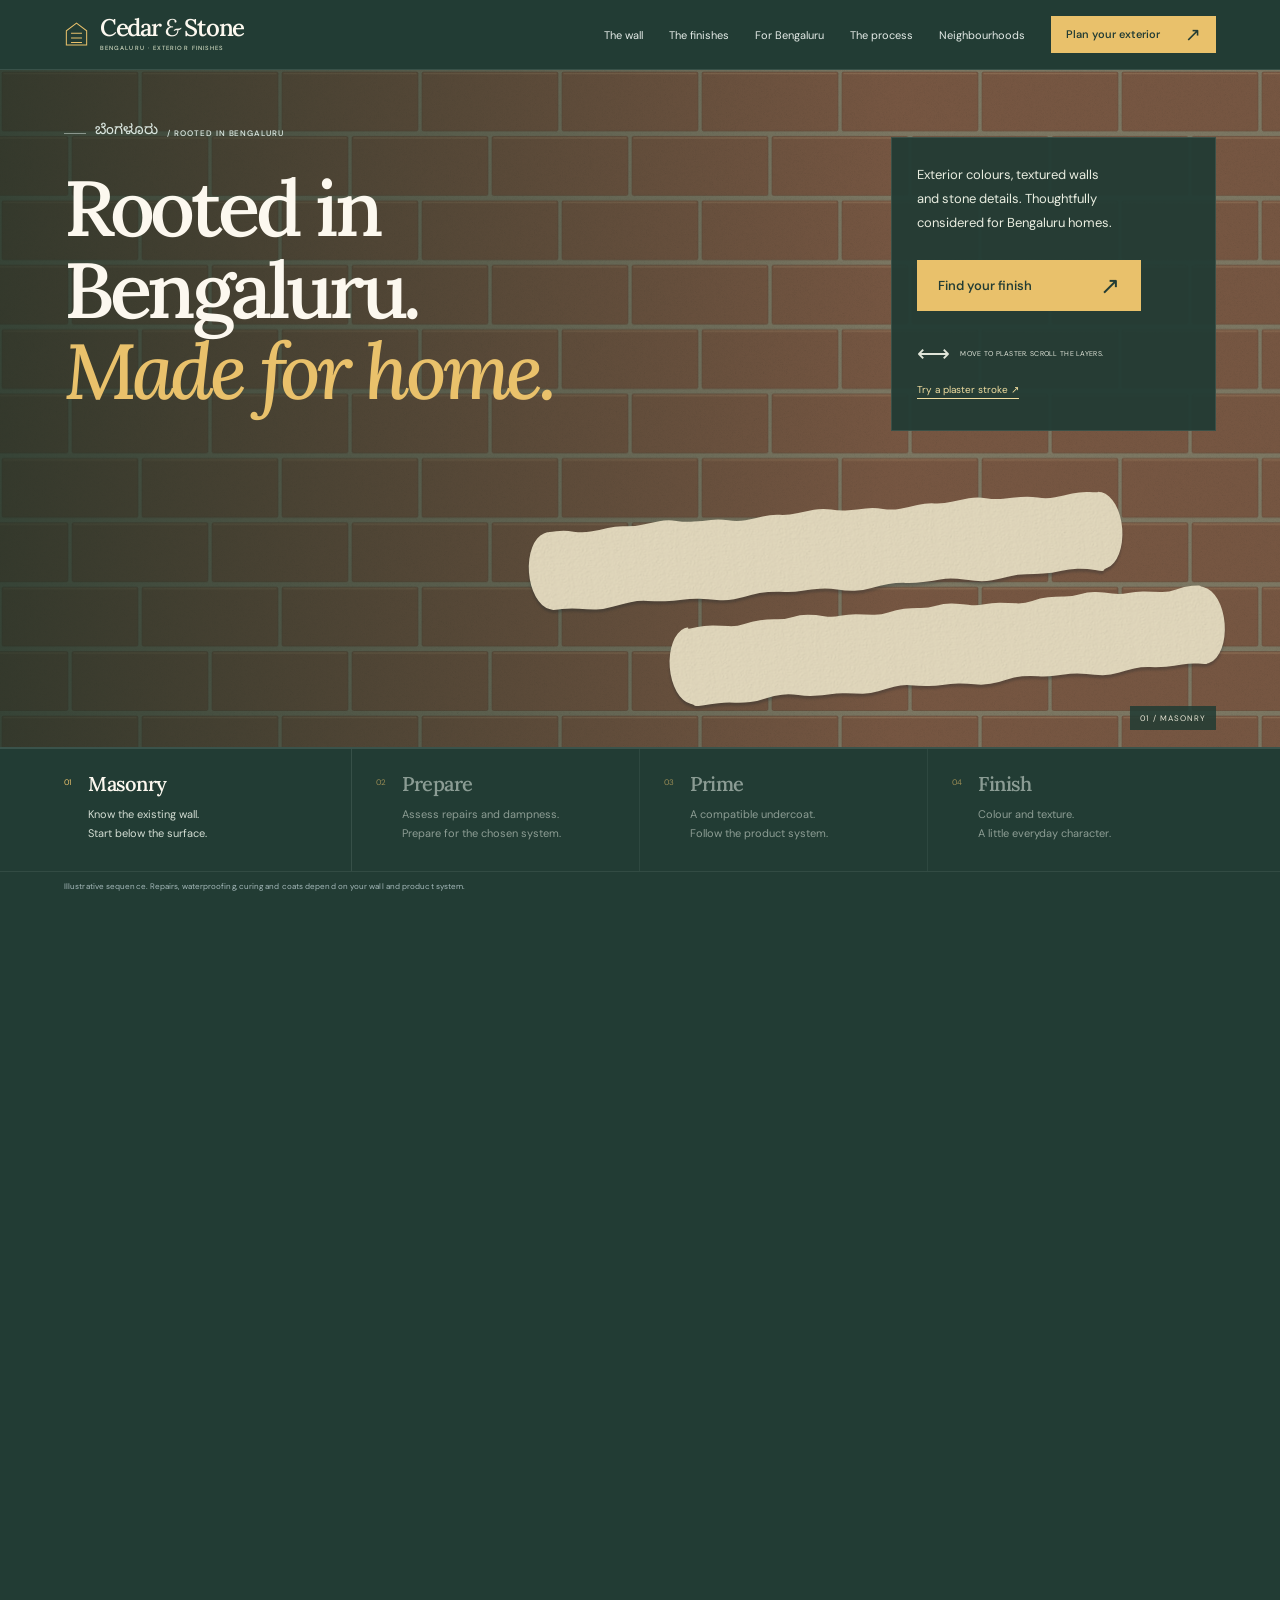
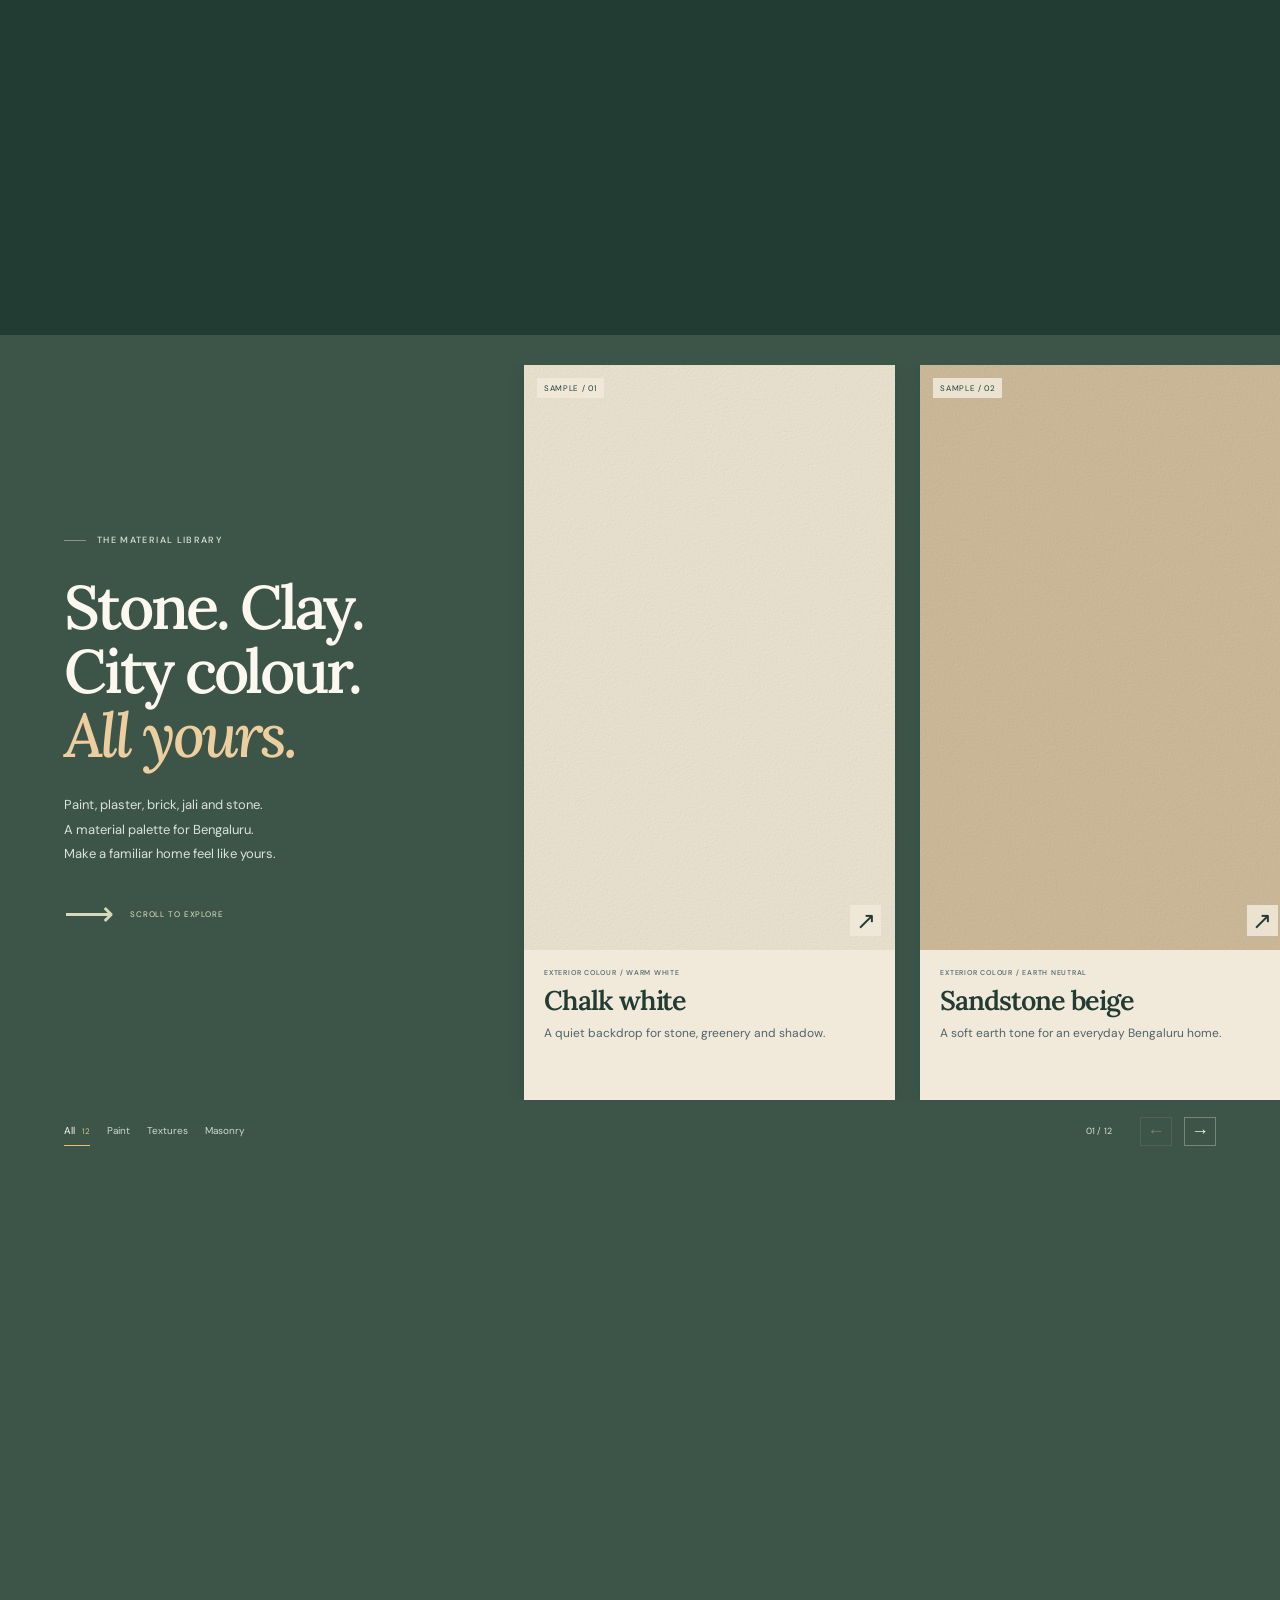
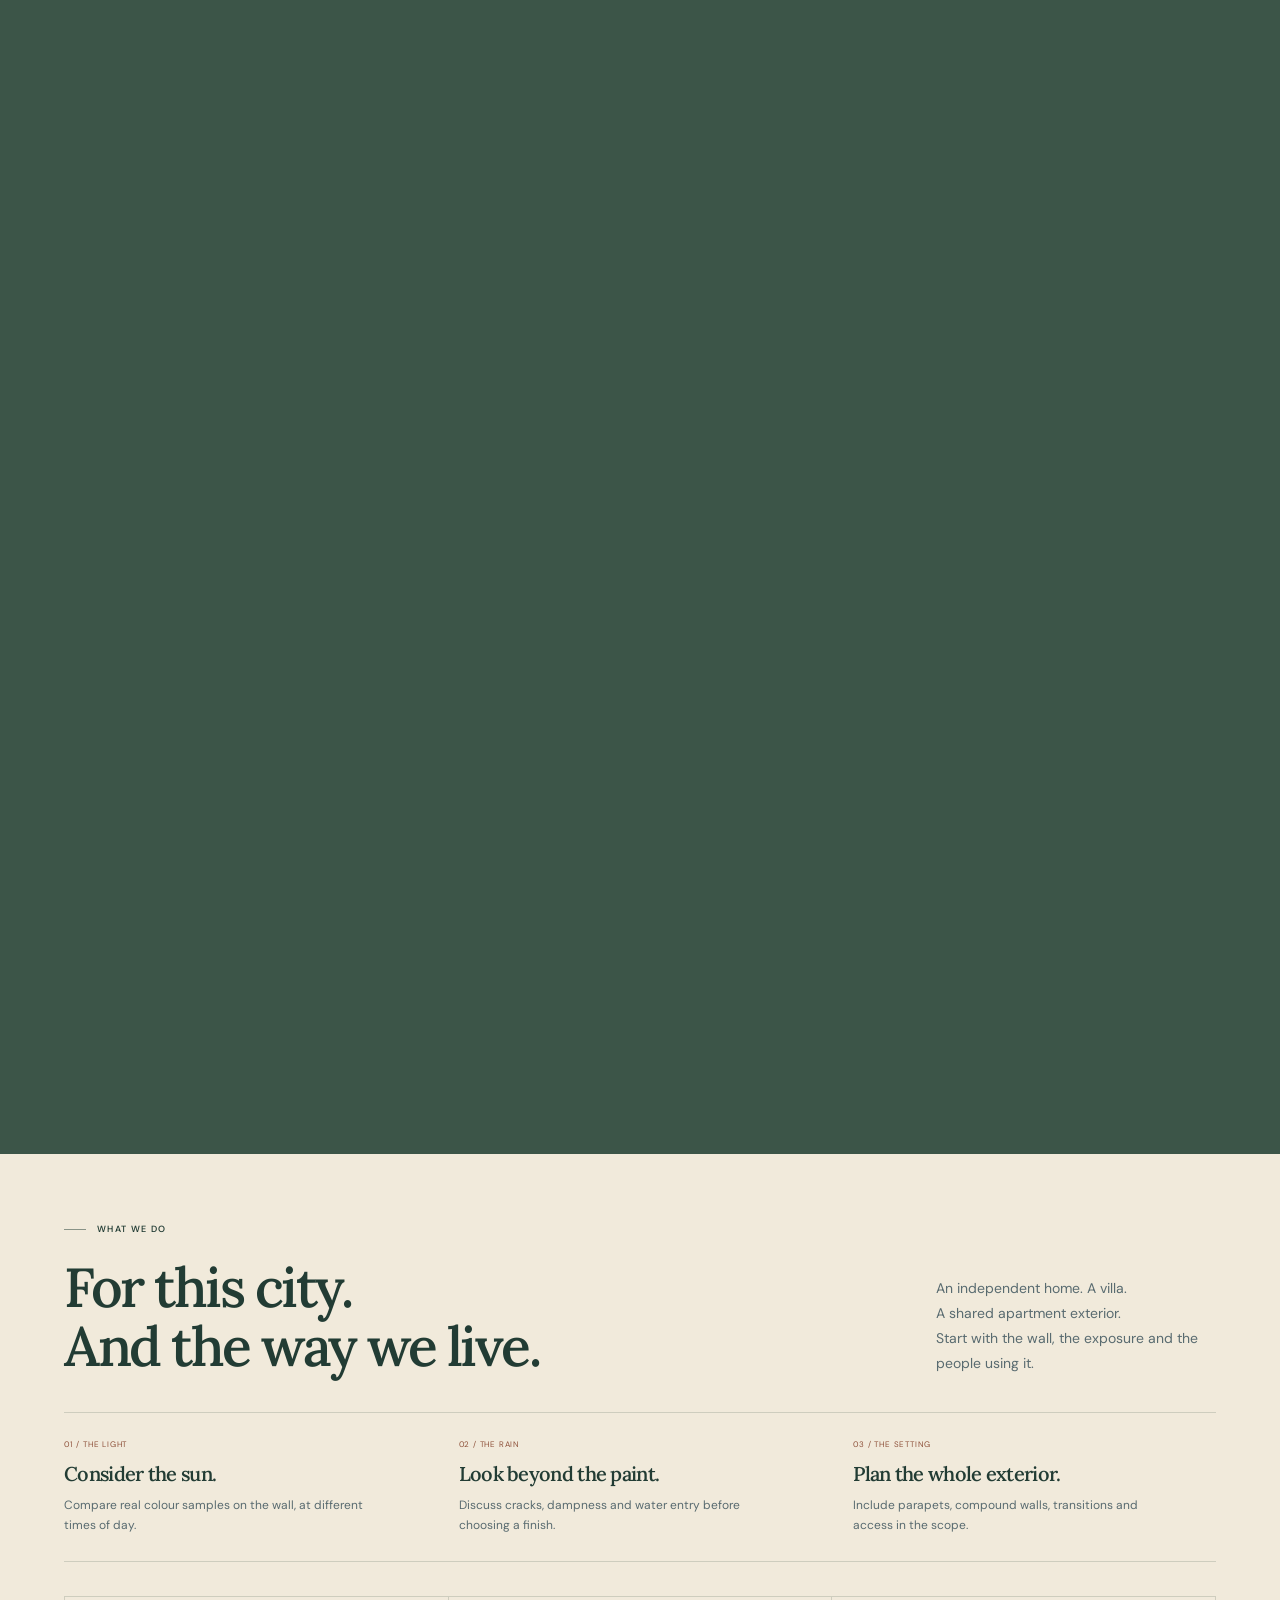
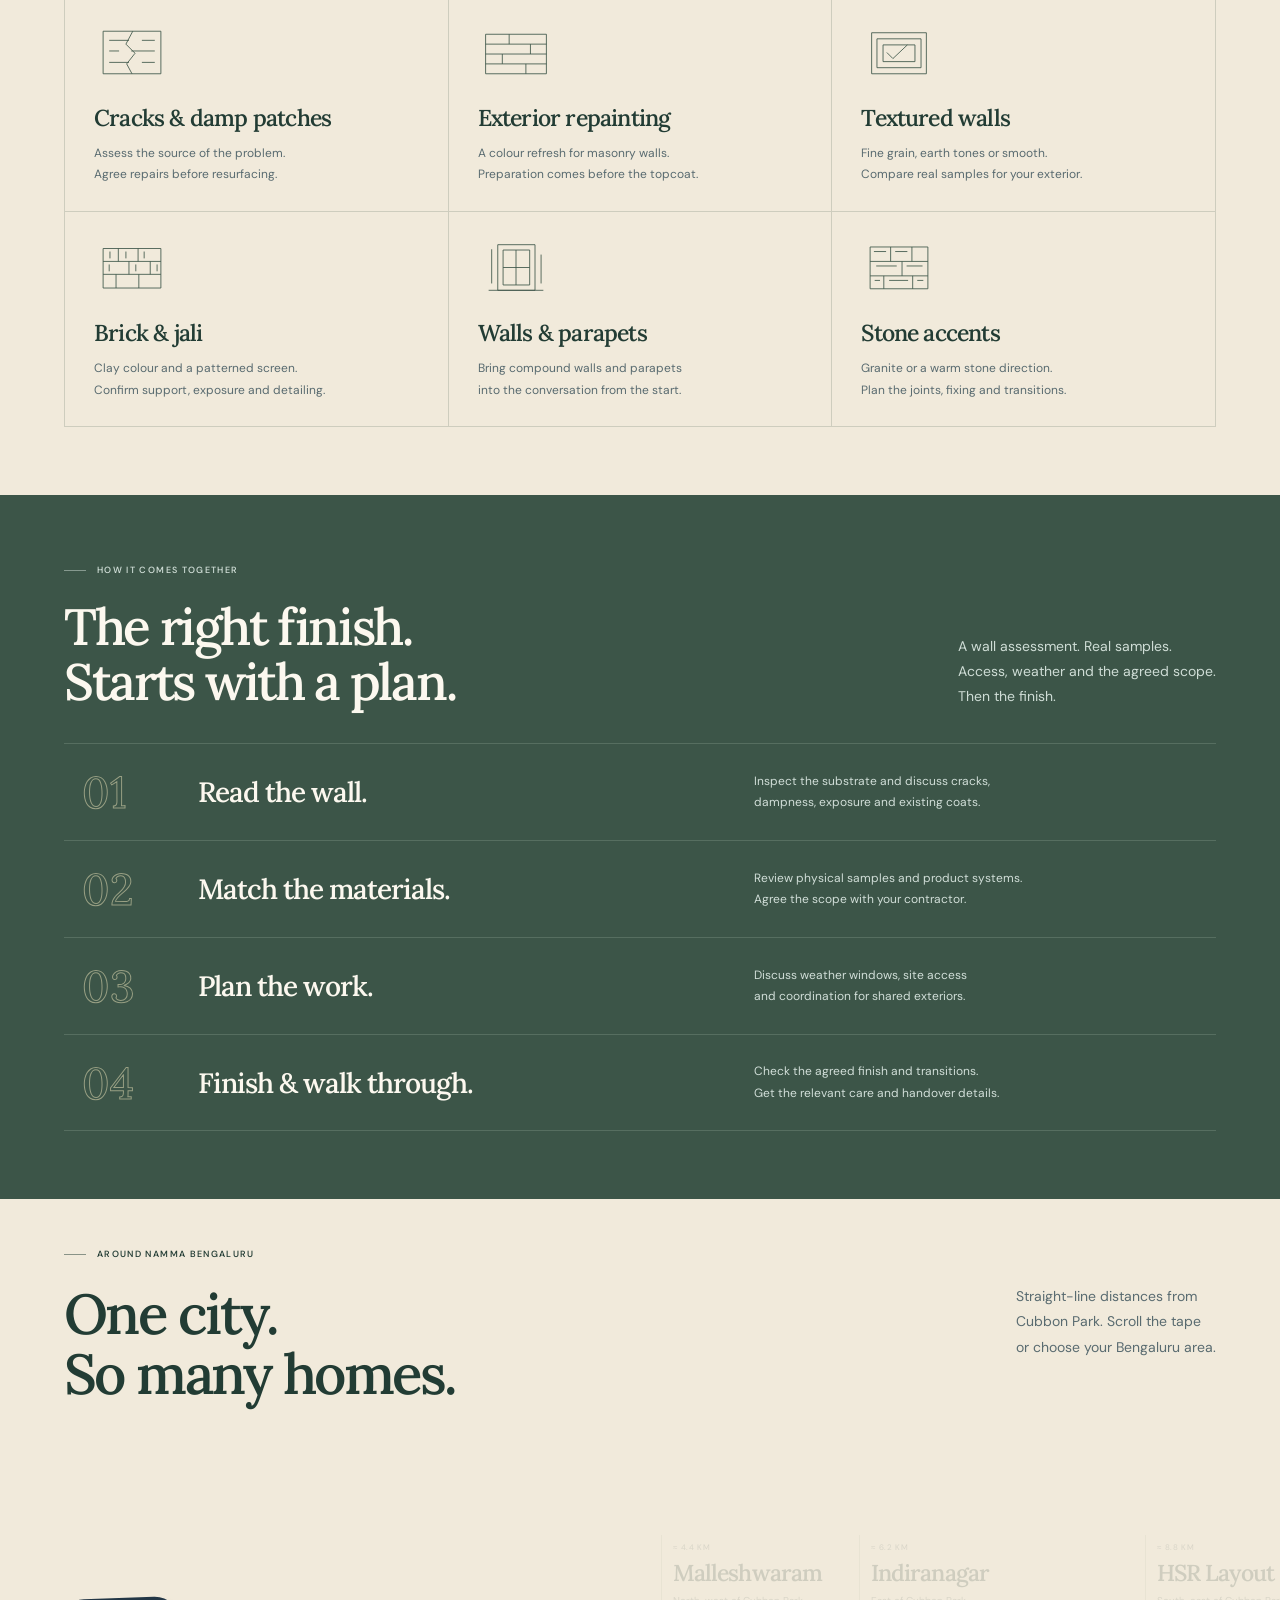
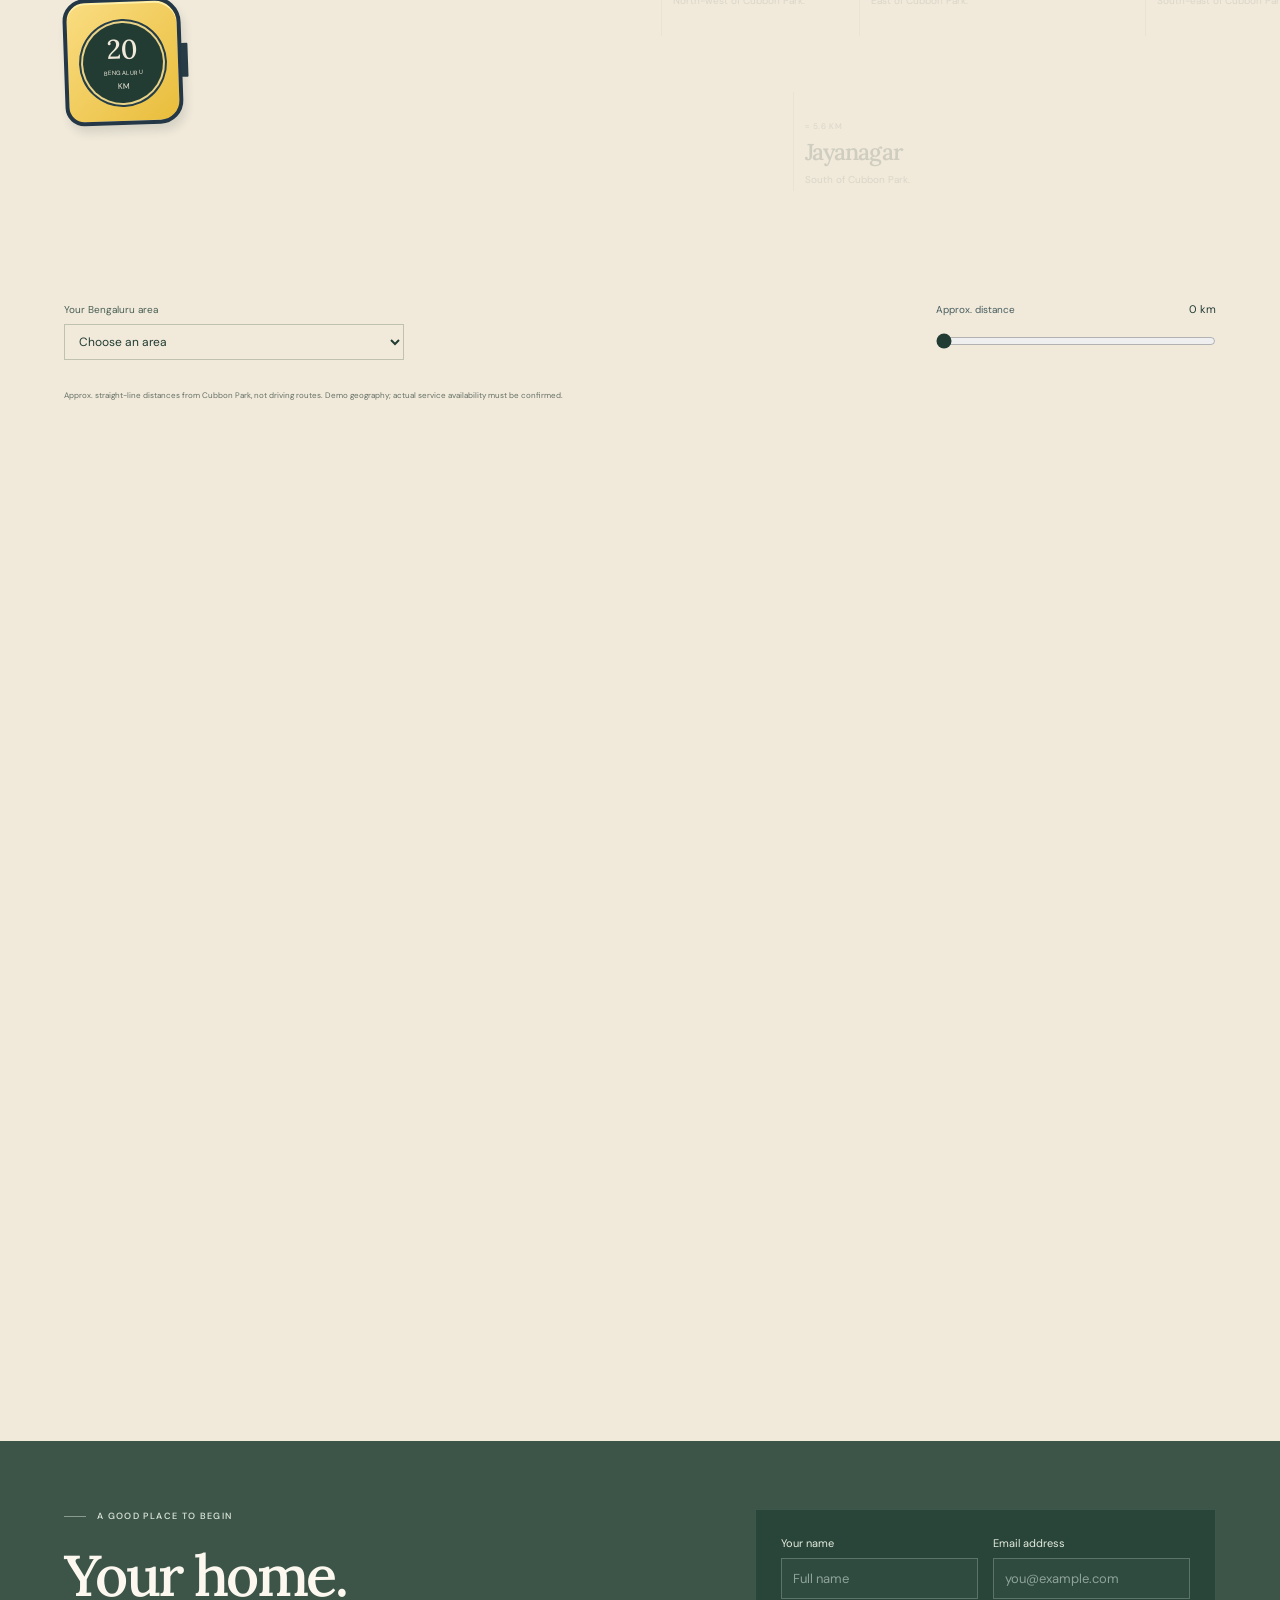
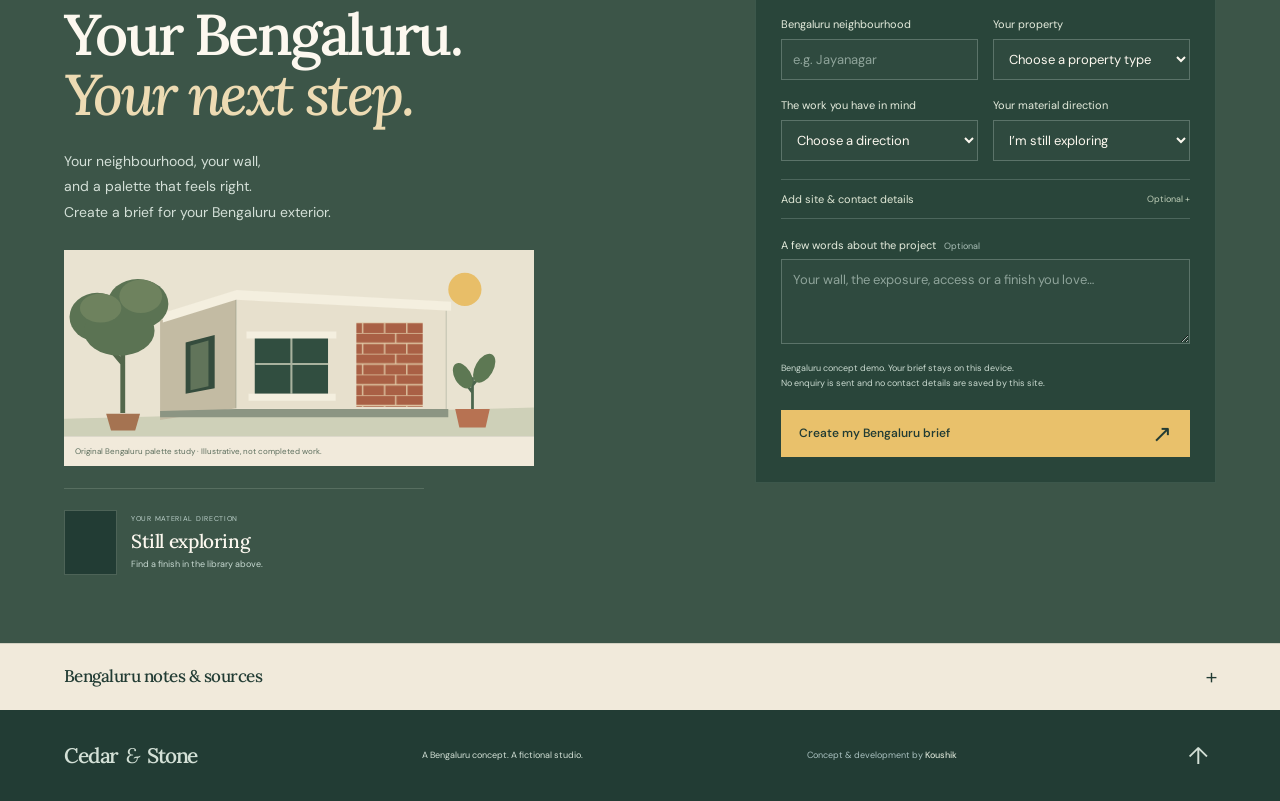
<file: demo/index.html>
<!doctype html>
<html lang="en">
<head>
  <meta charset="utf-8">
  <meta name="viewport" content="width=device-width,initial-scale=1">
  <meta name="theme-color" content="#223c34">
  <meta name="description" content="A Bengaluru exterior design demo: explore paint, plaster, brick, jali and stone, discover local neighbourhoods, and build a brief for your Bangalore home.">
  <title>Cedar & Stone Bengaluru — A city’s worth of character.</title>
  <link rel="icon" href="assets/favicon.svg" type="image/svg+xml">
  <link rel="preload" href="assets/lora.ttf" as="font" type="font/ttf" crossorigin>
  <link rel="preload" href="assets/dm-sans.woff2" as="font" type="font/woff2" crossorigin>
  <link rel="stylesheet" href="demo.css?v=bengaluru-1">
  <script src="demo.js?v=bengaluru-1" defer></script>
</head>
<body>
  <a class="skip" href="#main">Skip to the experience</a>
  <header class="header">
    <a class="wordmark" href="#wall" aria-label="Cedar and Stone home"><svg viewBox="0 0 32 36" aria-hidden="true"><path d="M3 32V14L16 4l13 10v18H3Z"/><path d="M9 17h14M9 23h14M9 29h14"/></svg><span class="brand-text">Cedar <i>&</i> Stone<small>BENGALURU · EXTERIOR FINISHES</small></span></a>
    <button class="menu" aria-expanded="false" aria-controls="navigation" aria-label="Open navigation"><span></span><span></span></button>
    <nav id="navigation" aria-label="Main navigation"><a href="#wall">The wall</a><a href="#finishes">The finishes</a><a href="#services">For Bengaluru</a><a href="#process">The process</a><a href="#area">Neighbourhoods</a><a href="#project" class="button button-small">Plan your exterior <span aria-hidden="true">↗</span></a></nav>
  </header>
  <main id="main">
    <svg class="svg-defs" aria-hidden="true"><defs><clipPath id="mask-prepare" clipPathUnits="objectBoundingBox"><path id="path-prepare"/></clipPath><clipPath id="mask-prime" clipPathUnits="objectBoundingBox"><path id="path-prime"/></clipPath><clipPath id="mask-finish" clipPathUnits="objectBoundingBox"><path id="path-finish"/></clipPath></defs></svg>
    <section id="wall" class="wall-scene scene" aria-labelledby="wall-title">
      <div class="wall-pin pin">
        <div class="wall-surface" data-stage="0" data-texture="float" data-colour="ivory">
          <div class="wall-art" role="img" aria-label="Illustrative masonry wall before surface preparation"><div class="mesh"></div><canvas id="plaster" aria-hidden="true"></canvas><div class="coat coat-prepare"></div><div class="coat coat-prime"></div><div class="coat coat-finish"></div><svg class="coat-shadows" viewBox="0 0 1000 1000" preserveAspectRatio="none" aria-hidden="true"><path id="edge-prepare"/><path id="edge-prime"/><path id="edge-finish"/></svg></div>
          <div class="wall-opening"><div><p class="eyebrow"><span></span> <b lang="kn" class="kannada">ಬೆಂಗಳೂರು</b> / ROOTED IN BENGALURU</p><h1 id="wall-title">Rooted in <br>Bengaluru. <br><em>Made for home.</em></h1></div><div class="wall-aside"><p>Exterior colours, textured walls <br>and stone details. Thoughtfully <br>considered for Bengaluru homes.</p><a href="#finishes" class="button">Find your finish <span aria-hidden="true">↗</span></a><p class="gesture"><span aria-hidden="true">⟷</span> MOVE TO PLASTER. SCROLL THE LAYERS.</p><button id="try-trowel" class="quiet-button">Try a plaster stroke <span aria-hidden="true">↗</span></button></div></div>
          <div class="wall-choices" inert><p class="eyebrow"><span></span> COLOUR. TEXTURE. A LITTLE OF THIS CITY.</p><h2>A little more <br><em>Bengaluru.</em></h2><p>Chalk, clay or a little canopy green. <br>Find the palette that feels like your home.</p><div class="texture-choices" role="group" aria-label="Wall texture"><button data-texture="float" aria-pressed="true" class="active">Fine grain</button><button data-texture="dash" aria-pressed="false">Earth</button><button data-texture="smooth" aria-pressed="false">Smooth</button></div><div class="colour-choices" role="group" aria-label="Wall colour"><button data-colour="ivory" style="--chip:#e7e0cd" class="active" aria-pressed="true"><i aria-hidden="true"></i>Chalk</button><button data-colour="sand" style="--chip:#cbb898" aria-pressed="false"><i aria-hidden="true"></i>Sand</button><button data-colour="clay" style="--chip:#b77252" aria-pressed="false"><i aria-hidden="true"></i>Clay</button><button data-colour="canopy" style="--chip:#4b6252" aria-pressed="false"><i aria-hidden="true"></i>Canopy</button></div><button id="save-wall" class="button button-ink">Keep this finish <span aria-hidden="true">↗</span></button><small>Illustrative colours. Always confirm a physical sample.</small></div>
          <span class="wall-caption" aria-hidden="true">01 / MASONRY</span>
          <svg class="trowel" viewBox="0 0 120 100" aria-hidden="true"><defs><linearGradient id="steel"><stop stop-color="#edf0de"/><stop offset=".45" stop-color="#8d9e9e"/><stop offset="1" stop-color="#e9eade"/></linearGradient></defs><path d="m8 54 74-31 25 29-81 34Z" fill="url(#steel)" stroke="#4b5b60" stroke-width="2"/><path d="m48 57 3-23 17-7" fill="none" stroke="#7a857d" stroke-width="7"/><path d="m49 25 32-13 5 11-32 13Z" fill="#b48b59" stroke="#755a37" stroke-width="2"/></svg>
        </div>
        <div class="wall-legend"><div class="wall-progress" aria-hidden="true"><i></i></div><div class="wall-stages" role="group" aria-label="Explore the wall layers"><button data-layer="0" class="active" aria-pressed="true"><span>01</span><div><h3>Masonry</h3><p>Know the existing wall. <br>Start below the surface.</p></div></button><button data-layer="1" aria-pressed="false"><span>02</span><div><h3>Prepare</h3><p>Assess repairs and dampness. <br>Prepare for the chosen system.</p></div></button><button data-layer="2" aria-pressed="false"><span>03</span><div><h3>Prime</h3><p>A compatible undercoat. <br>Follow the product system.</p></div></button><button data-layer="3" aria-pressed="false"><span>04</span><div><h3>Finish</h3><p>Colour and texture. <br>A little everyday character.</p></div></button></div><p class="assembly-note">Illustrative sequence. Repairs, waterproofing, curing and coats depend on your wall and product system.</p></div>
      </div>
    </section>
    <section id="finishes" class="finish-scene scene" aria-labelledby="finishes-title"><div class="finish-pin pin">
      <div class="finish-window" tabindex="0" role="region" aria-label="Material library. Scroll or use the arrow buttons and arrow keys to explore."><div class="finish-track"><article class="finish-intro"><p class="eyebrow"><span></span> THE MATERIAL LIBRARY</p><h2 id="finishes-title">Stone. Clay. <br>City colour. <br><em>All yours.</em></h2><p>Paint, plaster, brick, jali and stone. <br>A material palette for Bengaluru. <br>Make a familiar home feel like yours.</p><span class="browse-hint"><i aria-hidden="true">⟶</i><b>SCROLL TO EXPLORE</b></span></article></div></div>
      <div class="finish-footer"><div class="finish-filters" role="group" aria-label="Filter material samples"><button data-filter="all" class="active" aria-pressed="true">All <span>12</span></button><button data-filter="paint" aria-pressed="false">Paint</button><button data-filter="texture" aria-pressed="false">Textures</button><button data-filter="masonry" aria-pressed="false">Masonry</button></div><p id="finish-count" class="sr-only" aria-live="polite">12 finishes</p><div class="finish-navigation"><span id="finish-position">01 / 12</span><button id="finish-prev" aria-label="Previous material">←</button><button id="finish-next" aria-label="Next material">→</button></div></div>
    </div></section>
    <section id="services" class="services section" aria-labelledby="services-title"><div class="section-heading"><div><p class="eyebrow"><span></span> WHAT WE DO</p><h2 id="services-title">For this city. <br>And the way we live.</h2></div><p>An independent home. A villa. <br>A shared apartment exterior. <br>Start with the wall, the exposure and the people using it.</p></div><div class="city-considerations"><p><span>01 / THE LIGHT</span><strong>Consider the sun.</strong>Compare real colour samples on the wall, at different times of day.</p><p><span>02 / THE RAIN</span><strong>Look beyond the paint.</strong>Discuss cracks, dampness and water entry before choosing a finish.</p><p><span>03 / THE SETTING</span><strong>Plan the whole exterior.</strong>Include parapets, compound walls, transitions and access in the scope.</p></div><div class="service-grid">
      <article><svg viewBox="0 0 100 80" aria-hidden="true"><path d="M12 12h76v56H12zM20 24h26m17 0h17M20 38h13m16 0h31M20 53h26m17 0h17"/><path d="m51 12-9 17 12 12-11 14 7 13"/></svg><h3>Cracks & damp patches</h3><p>Assess the source of the problem. <br>Agree repairs before resurfacing.</p></article>
      <article><svg viewBox="0 0 100 80" aria-hidden="true"><path d="M10 16h80v52H10zM10 29h80M10 42h80M10 55h80M41 16v13m28 0v13M32 42v13m31 0v13"/></svg><h3>Exterior repainting</h3><p>A colour refresh for masonry walls. <br>Preparation comes before the topcoat.</p></article>
      <article><svg viewBox="0 0 100 80" aria-hidden="true"><path d="M14 14h72v54H14zM21 22h58v38H21zM29 30h42v22H29z"/><path d="m34 40 8 8 19-18"/></svg><h3>Textured walls</h3><p>Fine grain, earth tones or smooth. <br>Compare real samples for your exterior.</p></article>
      <article><svg viewBox="0 0 100 80" aria-hidden="true"><path d="M12 15h76v52H12zM12 32h76M12 49h76M32 15v17m26-17v17M46 32v17m28-17v17M29 49v18m30-18v18"/><path d="M21 19v9m21-9v9m24-9v9M20 36v9m35-9v9m28-9v9"/></svg><h3>Brick & jali</h3><p>Clay colour and a patterned screen. <br>Confirm support, exposure and detailing.</p></article>
      <article><svg viewBox="0 0 100 80" aria-hidden="true"><path d="M26 10h49v60H26zM33 17h35v46H33zM50 17v46M33 40h35M14 70h72M18 16v45m65-38v38"/></svg><h3>Walls & parapets</h3><p>Bring compound walls and parapets <br>into the conversation from the start.</p></article>
      <article><svg viewBox="0 0 100 80" aria-hidden="true"><path d="M12 13h76v55H12zM12 32h76M12 51h76M39 13v19m28-19v19M54 32v19M30 51v17m38-17v17"/><path d="M17 19h16m12 0h16m-41 19h27m13 0h21M18 57h7m12 0h25m12 0h8"/></svg><h3>Stone accents</h3><p>Granite or a warm stone direction. <br>Plan the joints, fixing and transitions.</p></article>
    </div></section>
    <section id="process" class="process section" aria-labelledby="process-title"><div class="section-heading"><div><p class="eyebrow"><span></span> HOW IT COMES TOGETHER</p><h2 id="process-title">The right finish. <br>Starts with a plan.</h2></div><p>A wall assessment. Real samples. <br>Access, weather and the agreed scope. <br>Then the finish.</p></div><div class="process-list"><article><i aria-hidden="true"></i><span>01</span><h3>Read the wall.</h3><p>Inspect the substrate and discuss cracks, <br>dampness, exposure and existing coats.</p></article><article><i aria-hidden="true"></i><span>02</span><h3>Match the materials.</h3><p>Review physical samples and product systems. <br>Agree the scope with your contractor.</p></article><article><i aria-hidden="true"></i><span>03</span><h3>Plan the work.</h3><p>Discuss weather windows, site access <br>and coordination for shared exteriors.</p></article><article><i aria-hidden="true"></i><span>04</span><h3>Finish & walk through.</h3><p>Check the agreed finish and transitions. <br>Get the relevant care and handover details.</p></article></div></section>
    <section id="area" class="area-scene scene" aria-labelledby="area-title"><div class="area-pin pin"><div class="section-heading"><div><p class="eyebrow"><span></span> AROUND NAMMA BENGALURU</p><h2 id="area-title">One city. <br>So many homes.</h2></div><p>Straight-line distances from <br>Cubbon Park. Scroll the tape <br>or choose your Bengaluru area.</p></div><div class="tape-window" tabindex="0" role="region" aria-label="Bengaluru neighbourhood distances from Cubbon Park. Use left and right arrows to explore."><div class="tape"><div class="blade"><div class="ticks" aria-hidden="true"></div></div><div class="hook" aria-hidden="true"></div><div class="place-labels" aria-hidden="true"></div><div class="housing" aria-hidden="true"><div><b>20</b><span>BENGALURU</span><small>KM</small></div></div></div></div><div class="area-footer"><div class="neighbourhood-picker"><label for="area-select">Your Bengaluru area</label><select id="area-select"><option value="">Choose an area</option></select></div><div class="tape-controls"><label for="tape-range">Approx. distance <output id="tape-distance" aria-live="off">0 km</output></label><input id="tape-range" type="range" min="0" max="20" step="0.1" value="0" aria-label="Explore approximate straight-line distances from Cubbon Park, zero to twenty kilometres"></div></div><p id="area-status" role="status"></p><p class="distance-note">Approx. straight-line distances from Cubbon Park, not driving routes. Demo geography; actual service availability must be confirmed.</p><ul id="place-list" class="sr-only"></ul></div></section>
    <section id="project" class="project section" aria-labelledby="project-title"><div class="project-copy"><p class="eyebrow"><span></span> A GOOD PLACE TO BEGIN</p><h2 id="project-title">Your home. <br>Your Bengaluru. <br><em>Your next step.</em></h2><p>Your neighbourhood, your wall, <br>and a palette that feels right. <br>Create a brief for your Bengaluru exterior.</p><figure class="project-study"><svg viewBox="0 0 680 270" role="img" aria-label="Illustrative Bengaluru courtyard house colour study"><defs><pattern id="study-brick" width="64" height="30" patternUnits="userSpaceOnUse"><rect width="64" height="30" fill="#a96045"/><path d="M0 0H64M0 15H64M32 0v15M16 15v15M48 15v15" stroke="#dec4a1" stroke-width="2"/></pattern><pattern id="study-stone" width="60" height="40" patternUnits="userSpaceOnUse"><rect width="60" height="40" fill="#92998a"/><path d="M0 0h60M0 20h60M30 0v20M15 20v20M50 20v20" stroke="#d0cfbc" stroke-width="2"/></pattern><pattern id="study-jali" width="25" height="25" patternUnits="userSpaceOnUse"><rect width="25" height="25" fill="#b77252"/><path d="m12.5 5 7.5 7.5-7.5 7.5L5 12.5Z" fill="#344e40"/></pattern></defs><rect width="680" height="270" fill="#e9e3d1"/><circle cx="580" cy="57" r="24" fill="#e8be68"/><path d="M0 244 680 228v42H0Z" fill="#ced0b8"/><path d="M139 102 249 69 553 86 451 119Z" fill="#ded8c4"/><path d="M139 102 249 69v160l-110 17Z" fill="#c3bba3"/><path class="study-paint" d="M249 69 553 86v144l-304-1Z"/><path d="M143 91 250 58l310 17v13L249 72 143 105Z" fill="#f4efdf"/><path d="M249 72v157M553 88v142" stroke="#475c4d" opacity=".35"/><rect x="423" y="105" width="96" height="122" id="study-feature" fill="url(#study-brick)"/><rect x="276" y="121" width="106" height="87" fill="#314e40"/><path d="M329 122v86M277 165h105" stroke="#a8b29e" stroke-width="3"/><path d="M264 118h130v10H264M267 208h126v10H267" fill="#f4efdf"/><path d="M249 230h307v12H139v-9Z" fill="#8c9583"/><path d="M176 134 218 123v77l-42 8Z" fill="#354c3d"/><path d="M183 138 209 131v66l-26 6Z" fill="#61745a"/><path d="M85 236V109m0 55-36-43m36 24 28-53" stroke="#53674b" stroke-width="7" fill="none"/><g fill="#5b7353"><ellipse cx="48" cy="97" rx="40" ry="35"/><ellipse cx="107" cy="78" rx="44" ry="36"/><ellipse cx="80" cy="117" rx="51" ry="36"/></g><g fill="#6e825e"><ellipse cx="53" cy="84" rx="30" ry="21"/><ellipse cx="111" cy="67" rx="31" ry="24"/></g><path d="M591 232v-48m0 22-15-20m15 10 18-23" stroke="#4b664d" stroke-width="4" fill="none"/><g fill="#5d7853"><ellipse cx="577" cy="182" rx="12" ry="20" transform="rotate(-30 577 182)"/><ellipse cx="608" cy="171" rx="13" ry="23" transform="rotate(30 608 171)"/></g><path d="M566 230h50l-6 27h-38Z" fill="#b77252"/><path d="M61 237h49l-7 24H68Z" fill="#a57351"/></svg><figcaption>Original Bengaluru palette study · Illustrative, not completed work.</figcaption></figure><div class="selected-finish"><div id="selected-swatch" aria-hidden="true"></div><div><small>YOUR MATERIAL DIRECTION</small><strong id="selected-name">Still exploring</strong><span id="selected-detail">Find a finish in the library above.</span></div></div></div><div class="project-panel"><form id="project-form"><div class="field-pair"><label>Your name<input name="name" id="name" autocomplete="name" maxlength="100" required placeholder="Full name"></label><label>Email address<input name="email" id="email" type="email" autocomplete="email" maxlength="200" required placeholder="you@example.com"></label></div><div class="field-pair"><label>Bengaluru neighbourhood<input name="area" id="location" list="area-suggestions" autocomplete="address-level2" minlength="2" maxlength="100" required placeholder="e.g. Jayanagar"><datalist id="area-suggestions"></datalist></label><label>Your property<select name="property" id="property" required><option value="">Choose a property type</option><option>Independent house</option><option>Villa</option><option>Apartment exterior</option><option>Commercial property</option><option>I’m still exploring</option></select></label></div><p class="property-help" id="property-help" hidden>For shared exteriors, note association coordination, site access and scaffolding in the brief.</p><div class="field-pair"><label>The work you have in mind<select name="service" id="service" required><option value="">Choose a direction</option><option>Exterior repainting</option><option>Textured walls</option><option>Brick & stone details</option><option>Cracks & dampness assessment</option><option>A complete exterior refresh</option><option>I’d like some guidance</option></select></label><label>Your material direction<select name="finish" id="material"><option value="">I’m still exploring</option></select></label></div><details class="optional-site"><summary>Add site & contact details <span>Optional +</span></summary><div class="field-pair"><label>Mobile / WhatsApp<input name="phone" id="phone" type="tel" autocomplete="tel" maxlength="24" placeholder="+91, or another country code"></label><label>Site PIN code<input name="pin" id="pin" inputmode="numeric" autocomplete="postal-code" pattern="[1-9][0-9]{5}" maxlength="6" placeholder="6-digit PIN code"></label></div><label>What is the wall like now?<select name="condition" id="condition"><option>I’m not sure yet</option><option>Faded or peeling paint</option><option>Visible damp patches</option><option>Cracks that need assessment</option><option>New plaster / unfinished surface</option><option>Existing brick or stone</option></select></label></details><label>A few words about the project <span class="optional">Optional</span><textarea id="notes" name="notes" rows="3" maxlength="1000" placeholder="Your wall, the exposure, access or a finish you love…"></textarea></label><p class="form-note">Bengaluru concept demo. Your brief stays on this device. <br>No enquiry is sent and no contact details are saved by this site.</p><button class="button" type="submit">Create my Bengaluru brief <span aria-hidden="true">↗</span></button></form><div id="project-result" hidden tabindex="-1"><p class="eyebrow">READY FOR THE NEXT CONVERSATION</p><h3>Your ideas. <br>All in one place.</h3><p>Your brief is ready to share with a contractor. <br>This demo hasn’t sent an enquiry.</p><pre id="brief"></pre><div class="result-actions"><button id="download" class="button">Download brief <span aria-hidden="true">↓</span></button><button id="copy" class="quiet-button">Copy brief ↗</button></div><p id="copy-status" role="status"></p><button id="reset" class="quiet-button">Start a new brief ↺</button></div></div></section>
<details class="research-sources"><summary>Bengaluru notes & sources <span aria-hidden="true">+</span></summary><div><p>The palette draws on stone, courtyards and greenery; the wall story is an illustration for masonry surfaces. Actual work needs a site assessment and a specified product system.</p><p>Context: <a href="https://city.imd.gov.in/citywx/extreme/JUL/bengaluru2.htm" target="_blank" rel="noopener">IMD climate normals ↗</a> <a href="https://www.iimb.ac.in/about-institute/architecture" target="_blank" rel="noopener">IIM Bangalore architecture ↗</a> <a href="https://www.asianpaints.com/content/dam/asianpaints/website/products/pis-files-2/exterior-wall-primer.pdf" target="_blank" rel="noopener">Masonry coating reference ↗</a></p><p>Neighbourhood distances use representative public coordinates and the haversine formula. They are approximate straight-line distances from Cubbon Park, not a road route, business address or confirmed service radius. <a href="https://github.com/koushik2002/cedar-stone/blob/main/docs/BENGALURU-RESEARCH-PLAN.md" target="_blank" rel="noopener">Research & distance method ↗</a></p></div></details>
  </main>
  <footer class="footer"><a class="wordmark" href="#wall">Cedar <i>&</i> Stone</a><p>A Bengaluru concept. A fictional studio.</p><span>Concept & development by <strong>Koushik</strong></span><a href="#wall" aria-label="Back to top">↑</a></footer>
  <dialog id="material-dialog" aria-labelledby="dialog-title"><button id="dialog-close" aria-label="Close material details">×</button><div id="dialog-surface" role="img" aria-label="Illustrative material texture"></div><div class="dialog-copy"><p id="dialog-type" class="eyebrow"></p><h2 id="dialog-title"></h2><p id="dialog-description"></p><dl><div><dt>Tone</dt><dd id="dialog-tone"></dd></div><div><dt>Character</dt><dd id="dialog-character"></dd></div></dl><small>An illustrative digital sample. Confirm colour and suitability with your contractor.</small><button id="choose-material" class="button button-ink">Keep this finish <span aria-hidden="true">↗</span></button></div></dialog>
  <noscript><p class="noscript">Enable JavaScript for the interactive masonry wall, Bengaluru palette, neighbourhood explorer and local project brief.</p></noscript>
</body>
</html>
</file>
<file: styles.css>
@font-face{font-family:DM Sans;src:url('assets/dm-sans.woff2') format('woff2');font-style:normal;font-weight:100 900;font-display:swap}
@font-face{font-family:Instrument Serif;src:url('assets/instrument-serif.woff2') format('woff2');font-style:normal;font-weight:400;font-display:swap}
@font-face{font-family:Instrument Serif;src:url('assets/instrument-serif-italic.woff2') format('woff2');font-style:italic;font-weight:400;font-display:swap}
:root{--cream:#f7f5ee;--paper:#eeece2;--green:#263e32;--ink:#253d31;--muted:#657064;--line:#d9dcd0;--ochre:#dbc898;--orange:#a44b30;--serif:'Instrument Serif',Georgia,serif;--sans:'DM Sans',Arial,sans-serif}
*{box-sizing:border-box}html{scroll-behavior:smooth;scroll-padding-top:110px}body{margin:0;background:var(--cream);color:var(--ink);font:15px/1.6 var(--sans);-webkit-font-smoothing:antialiased}body.modal-open{overflow:hidden}button,input,select,textarea{font:inherit}button,a,input,select,textarea,summary{-webkit-tap-highlight-color:transparent}button,a{touch-action:manipulation}button{cursor:pointer}a{color:inherit;text-decoration:none}img{display:block;max-width:100%}button{color:inherit}button:focus-visible,a:focus-visible,summary:focus-visible{outline:3px solid var(--orange);outline-offset:5px}input:focus-visible,select:focus-visible,textarea:focus-visible{outline:2px solid var(--green);outline-offset:3px}[hidden]{display:none!important}h1,h2,h3,p{margin:0}h1,h2,h3{font-weight:400}h1,h2{font-family:var(--serif);letter-spacing:-.035em;line-height:1.02}em{font-weight:400}h2{font-size:clamp(44px,4.7vw,70px)}h3{line-height:1.2}.skip-link{position:fixed;z-index:20;top:10px;left:10px;background:var(--green);color:white;padding:10px 18px;transform:translateY(-200%)}.skip-link:focus{transform:translateY(0)}.concept-bar{height:32px;background:var(--green);color:#eeeee2;display:flex;justify-content:space-between;align-items:center;padding:0 4.5%;font-size:10px;letter-spacing:.08em}.concept-bar>span:last-child{opacity:.8}.concept-bar span span{margin-left:10px;font-size:15px}.site-header{height:99px;display:flex;align-items:center;justify-content:space-between;gap:25px;padding:0 4.5%;border-bottom:1px solid var(--line);background:var(--cream);position:sticky;top:0;z-index:10}.brand{display:inline-flex;align-items:center;gap:12px;white-space:nowrap;line-height:1}.brand>svg{width:35px;height:40px;fill:none;stroke:currentColor;stroke-width:1.7}.brand>span{font:27px/1 var(--serif);letter-spacing:-.025em}.brand i{font-size:23px}.brand small{display:block;font:8px/1.4 var(--sans);letter-spacing:.22em;margin-top:8px}.site-header nav{display:flex;gap:29px;align-items:center}.site-header nav>a:not(.button){font-size:12px}.site-header nav>a:not(.button):hover{color:var(--orange)}.button{border:1px solid var(--green);border-radius:2px;background:var(--green);color:var(--cream);padding:17px 23px;display:inline-flex;gap:35px;align-items:center;justify-content:space-between;font-size:12px;line-height:1.3;transition:background .2s,transform .2s}.button:hover{background:#385343;transform:translateY(-2px)}.button>span{font-size:21px;line-height:.7}.button-small{padding:14px 17px;font-size:11px;gap:22px}.menu-toggle{display:none;background:none;border:0;padding:12px}.menu-toggle span{display:block;width:23px;height:1px;margin:6px 0;background:var(--green)}.eyebrow{font-size:10px;font-weight:500;letter-spacing:.15em;line-height:1.5}.hero{padding:34px 4.5% 0;display:grid;grid-template-columns:44% 56%}.hero-copy{padding:30px 20px 32px 0}.hero-copy .eyebrow{display:flex;gap:11px;align-items:center;margin-bottom:24px}.tiny-line{display:inline-block;width:26px;height:1px;background:var(--green)}.hero h1{font-size:clamp(66px,6.9vw,108px);line-height:.98}.hero h1 em{color:var(--orange)}.hero-description{margin-top:25px;color:var(--muted);font-size:13px;line-height:1.8}.hero-copy>.button{margin-top:25px;min-width:195px}.hero-note{display:flex;align-items:center;gap:13px;margin-top:32px}.note-symbol{font-size:35px;line-height:1;color:#8e9a83}.hero-note p{font-size:10px;line-height:1.6;color:var(--muted)}.hero-photo{position:relative;overflow:hidden;min-height:590px}.hero-photo>img{width:100%;height:100%;object-fit:cover;object-position:45% 50%;position:absolute;inset:0}.hero-photo:after{content:'';position:absolute;inset:65% 0 0;background:linear-gradient(transparent,#13291d99);pointer-events:none}.photo-caption{position:absolute;left:26px;right:26px;bottom:26px;color:white;z-index:1;display:flex;flex-direction:column;gap:5px;font-size:12px}.photo-caption>span:last-child{font-size:8px;letter-spacing:.12em;opacity:.8}.photo-link{position:absolute;right:22px;top:22px;width:47px;height:47px;border-radius:50%;border:1px solid #ffffff99;color:white;display:grid;place-items:center;font-size:24px;backdrop-filter:blur(7px);transition:background .2s}.photo-link:hover{background:var(--green)}.hero-bottom{grid-column:1/-1;display:flex;justify-content:space-between;align-items:center;padding:21px 0;font-size:9px;letter-spacing:.08em}.hero-bottom>a{display:flex;gap:30px;align-items:center;color:var(--muted);letter-spacing:0;font-size:11px}.hero-bottom>a span{font-size:19px}.service-strip{display:flex;gap:40px;align-items:center;justify-content:center;background:var(--green);color:#f1ecda;padding:23px 4.5%;font:22px var(--serif)}.service-strip i{font:19px var(--sans);color:#b4bf9b}.section{max-width:1600px;margin:0 auto;padding:100px 6.5%}.section-heading{display:flex;align-items:flex-end;justify-content:space-between;gap:60px;margin-bottom:42px}.section-heading .eyebrow{margin-bottom:18px}.section-heading>p{max-width:290px;color:var(--muted);font-size:13px;line-height:1.8;padding-bottom:5px}.section-heading h2 em{color:var(--orange)}.craft-layout{display:grid;grid-template-columns:1.12fr 1fr;gap:7%}.wall-demo{border:1px solid #dedbce;background:#e7e4d7;padding:18px}.wall-stage{position:relative;height:330px;overflow:hidden;background:#39382d}.wall-layer{position:absolute;inset:0}.wall-barrier{background:repeating-linear-gradient(0deg,transparent 0 89px,#b5a99330 89px 91px),linear-gradient(110deg,#ad9b77,#7e765e)}.wall-barrier:after{content:'WEATHER RESISTIVE BARRIER · C&S';position:absolute;top:48%;left:14%;transform:rotate(-15deg);color:#282d254a;font-size:14px;letter-spacing:.12em}.wall-mesh{background:repeating-linear-gradient(45deg,transparent 0 17px,#8b9689 17px 19px,transparent 19px 21px),repeating-linear-gradient(-45deg,transparent 0 17px,#606c61 17px 19px,transparent 19px 21px);clip-path:inset(0 100% 0 0)}.wall-base{background:url('assets/swatch-base.svg') center/cover;clip-path:inset(0 100% 0 0)}.wall-finish{background:url('assets/swatch-stucco.svg') center/cover;clip-path:inset(0 100% 0 0)}.wall-frame{position:absolute;inset:0;box-shadow:inset 0 0 40px #292a2930;pointer-events:none}.wall-label{position:absolute;top:18px;left:18px;padding:8px 11px;background:var(--cream);font-size:8px;letter-spacing:.11em}.wall-watermark{position:absolute;right:17px;bottom:0;font:90px/1 var(--serif);color:#fff4;letter-spacing:-.05em;pointer-events:none}.wall-control{padding:19px 2px 0}.wall-control>label{display:flex;justify-content:space-between;font-size:11px}.wall-control label span{font-size:9px;color:var(--muted)}.wall-control input{accent-color:var(--green);width:100%;margin:17px 0 11px;cursor:ew-resize}.wall-control>p{font-size:10px;color:var(--muted);display:flex;justify-content:space-between}.wall-control>p span{font-size:19px;line-height:1}.layer-list{align-self:center}.layer-step{width:100%;display:flex;align-items:flex-start;gap:17px;border:0;border-bottom:1px solid var(--line);text-align:left;padding:22px 5px;background:transparent;transition:background .2s;opacity:1}.layer-step.is-active,.layer-step:hover{opacity:1}.layer-step.is-active{background:#e8ecdfbb;box-shadow:inset 2px 0 var(--green)}.layer-step>span{font-size:11px;padding-top:4px}.layer-step h3{font:26px var(--serif)}.layer-step p{font-size:11px;color:var(--muted);margin-top:7px;max-width:300px}.layer-step>b{font-weight:400;font-size:19px;margin-left:auto}.technical-note{margin-top:20px;font-size:9px;line-height:1.7;color:var(--muted)}.materials-section{background:var(--paper)}.materials-toolbar{border-top:1px solid #d0d4c6;border-bottom:1px solid #d0d4c6;display:flex;align-items:center;justify-content:space-between;padding:17px 0;margin-bottom:27px}.filter-list{display:flex;gap:8px}.filter{padding:8px 17px;background:transparent;border:1px solid transparent;border-radius:25px;font-size:11px}.filter:hover{border-color:#bcc4b2}.filter.is-active{background:var(--green);color:var(--cream)}.filter span{font-size:9px;opacity:.65;margin-left:6px}.materials-toolbar>p{font-size:10px;color:var(--muted)}.material-grid{display:grid;grid-template-columns:repeat(3,1fr);gap:27px}.material-card{background:var(--cream);min-width:0}.material-open{border:0;background:transparent;padding:0;width:100%;text-align:left;display:block}.swatch{height:250px;position:relative;overflow:hidden}.swatch img{width:100%;height:100%;object-fit:cover;transition:transform .5s}.material-open:hover .swatch img{transform:scale(1.05)}.swatch-id{position:absolute;top:14px;left:14px;font-size:8px;letter-spacing:.1em;background:#f7f5eede;padding:5px 8px}.swatch-arrow{position:absolute;right:14px;bottom:14px;width:32px;height:32px;display:grid;place-items:center;background:var(--cream);border-radius:50%;font-size:17px;transition:background .2s,color .2s}.material-open:hover .swatch-arrow{background:var(--green);color:white}.material-info{padding:21px}.material-info .eyebrow{font-size:8px;letter-spacing:.13em;color:var(--muted)}.material-info h3{font:31px var(--serif);margin:8px 0}.material-info>p:last-child{font-size:11px;color:var(--muted);line-height:1.7}.material-footnote{font-size:9px;color:var(--muted);margin-top:24px;line-height:1.7}.project-layout{display:grid;grid-template-columns:1.6fr 1fr;background:var(--paper)}.project-image-wrap{position:relative;min-height:440px;overflow:hidden}.project-image-wrap>img{position:absolute;width:100%;height:100%;object-fit:cover}.image-label{position:absolute;bottom:18px;left:20px;font-size:7px;letter-spacing:.08em;background:#f7f5eeee;padding:6px 9px}.project-detail{padding:35px 39px;align-self:center}.project-selectors{display:flex;gap:12px;margin-bottom:37px}.project-selector{background:transparent;border:1px solid #b4bca9;border-radius:50%;width:35px;height:35px;font-size:9px}.project-selector.is-active{color:var(--cream);background:var(--green);border-color:var(--green)}.project-detail>.eyebrow{font-size:8px;color:var(--muted)}.project-detail>h3{font:47px/.98 var(--serif);margin-top:15px;letter-spacing:-.025em}.project-detail>p:not(.eyebrow):not(.project-disclaimer){font-size:12px;color:var(--muted);line-height:1.85;margin-top:20px}.project-tags{display:flex;gap:9px;flex-wrap:wrap;margin-top:21px}.project-tags>span{border:1px solid #c6cdbb;border-radius:20px;padding:5px 11px;font-size:8px}.text-link{border:0;border-bottom:1px solid currentColor;border-radius:0;background:transparent;padding:0 0 6px;display:inline-flex;align-items:center;gap:30px;font-size:11px;line-height:1.5}.text-link:hover{color:var(--orange)}.project-detail>.text-link{margin-top:31px}.project-disclaimer{font-size:8px;color:var(--muted);margin-top:22px}.process-section{background:var(--green);color:var(--cream)}.process-section .section-heading h2 em{color:var(--ochre)}.process-section .section-heading>.text-link{align-self:flex-end;margin-bottom:7px}.process-section .text-link:hover{color:var(--ochre)}.process-grid{display:grid;grid-template-columns:repeat(3,1fr);gap:45px}.process-grid>article{border-top:1px solid #889a7866;padding-top:25px}.process-number{font:58px var(--serif);color:#9da98d}.process-grid h3{font:30px var(--serif);margin-top:20px}.process-grid p{font-size:12px;color:#c4cebd;margin-top:12px;max-width:290px;line-height:1.9}.faq-section{display:grid;grid-template-columns:1fr 1.3fr;gap:8%;padding-top:90px;padding-bottom:90px}.faq-section h2{margin-top:20px}.faq-section h2 em{color:var(--orange)}.faq-section>div>p:not(.eyebrow){font-size:12px;margin-top:22px;color:var(--muted)}.faq-list{align-self:center}.faq-list details{border-bottom:1px solid var(--line);padding:22px 0}.faq-list details:first-child{border-top:1px solid var(--line)}.faq-list summary{cursor:pointer;list-style:none;display:flex;gap:20px;justify-content:space-between;font-size:13px}.faq-list summary::-webkit-details-marker{display:none}.faq-list summary>span{font-size:20px;line-height:1;transition:transform .2s}.faq-list details[open] summary>span{transform:rotate(45deg)}.faq-list details>p{font-size:12px;color:var(--muted);margin-top:14px;padding-right:25px;line-height:1.8}.quote-section{background:#e4e7d8}.quote-layout{display:grid;grid-template-columns:1fr 1.05fr;gap:9%;padding-top:85px;padding-bottom:85px}.quote-intro{position:relative}.quote-intro>h2{margin-top:24px;font-size:clamp(48px,5.2vw,77px)}.quote-intro h2 em{color:var(--orange)}.quote-intro>p:not(.eyebrow){font-size:13px;color:var(--muted);margin-top:25px;line-height:1.8}.quote-mark{font:120px var(--serif);color:#aab59b;margin-top:34px;letter-spacing:-.1em;line-height:1}.quote-mark>span{font-size:80px;font-style:italic;padding:0 10px}.quote-card{background:var(--cream);padding:37px;align-self:start;min-height:480px}.form-progress{display:flex;justify-content:space-between;gap:12px;padding-bottom:20px;border-bottom:1px solid var(--line);margin-bottom:28px}.form-progress>span{font-size:9px;color:#7d8878}.form-progress b{font-weight:400;margin-left:4px}.form-progress>span.is-active{font-weight:600;color:var(--green)}.form-step>.eyebrow{font-size:8px;margin-bottom:10px;color:var(--muted)}.form-step h3,#quote-success h3{font:35px/1 var(--serif);letter-spacing:-.025em;margin-bottom:27px}.form-step label{display:block;font-size:10px;margin:18px 0 7px}.form-step input,.form-step select,.form-step textarea{border:1px solid #d1d6c7;border-radius:0;width:100%;padding:13px 12px;font-size:12px;color:var(--green);background:var(--cream);min-width:0}.form-step textarea{resize:vertical}.form-step input::placeholder,.form-step textarea::placeholder{color:#7d8676}.form-step .optional{float:right;color:var(--muted);font-size:9px}.form-step>.button{margin-top:27px;width:100%}.form-actions{display:flex;justify-content:space-between;align-items:center;gap:15px;margin-top:27px}.form-actions .button{padding:15px;gap:20px}.form-actions .text-link{gap:0;white-space:nowrap}.demo-form-note{font-size:10px;line-height:1.8;color:var(--muted);margin-top:20px}.success-icon{display:grid;place-items:center;background:var(--green);color:var(--cream);width:40px;height:40px;border-radius:50%;font-size:18px;margin-bottom:23px}#quote-success>.eyebrow{font-size:8px;color:var(--muted);margin-bottom:12px}#quote-success>h3{font-size:44px;margin-bottom:18px}#quote-success>p:not(.eyebrow){font-size:12px;color:var(--muted);line-height:1.8}#brief-preview{font:11px/1.8 var(--sans);white-space:pre-wrap;overflow-wrap:anywhere;border-top:1px solid var(--line);border-bottom:1px solid var(--line);padding:16px 0;margin:22px 0}.success-actions{display:flex;align-items:center;gap:20px;flex-wrap:wrap}.success-actions .button{gap:15px;padding:15px}.success-actions .text-link{gap:12px}#copy-status{min-height:25px;margin-top:8px;font-size:10px!important}#restart-brief{margin-top:6px;font-size:10px;gap:15px}.site-footer{padding:50px 4.5% 22px;display:flex;gap:35px;justify-content:space-between;align-items:center;flex-wrap:wrap}.site-footer>p{font-size:11px;color:var(--muted);line-height:1.8;margin-right:auto;margin-left:5%}.site-footer>.text-link{gap:15px;font-size:10px}.footer-bottom{flex:0 0 100%;display:flex;justify-content:space-between;gap:20px;border-top:1px solid var(--line);margin-top:15px;padding-top:22px;font-size:9px;color:var(--muted)}.footer-bottom strong{font-weight:500;color:var(--green)}dialog{border:0;padding:0;max-width:800px;width:calc(100% - 36px);background:var(--cream);color:var(--green);box-shadow:0 25px 100px #0003;max-height:90dvh;overflow:auto}dialog[open]{display:grid;grid-template-columns:1fr 1.1fr}dialog::backdrop{background:#142a21b5;backdrop-filter:blur(5px)}.dialog-close{position:absolute;top:12px;right:12px;background:var(--cream);border:1px solid #c8cebf;border-radius:50%;width:32px;height:32px;font-size:24px;line-height:1;z-index:1}.dialog-swatch{min-height:400px;background-position:center;background-size:cover}.dialog-content{padding:47px 32px 32px}.dialog-content>.eyebrow{font-size:8px;color:var(--muted)}.dialog-content>h2{font-size:46px;margin-top:14px}.dialog-content>p:not(.eyebrow):not(.material-footnote){font-size:12px;color:var(--muted);line-height:1.85;margin-top:18px}.dialog-content>dl{margin:24px 0;border-top:1px solid var(--line)}.dialog-content dl>div{display:flex;gap:15px;justify-content:space-between;padding:10px 0;border-bottom:1px solid var(--line);font-size:10px}.dialog-content dt{color:var(--muted)}.dialog-content dd{margin:0;text-align:right}.dialog-content>.button{width:100%;margin-top:25px}.noscript-note{position:fixed;bottom:0;background:var(--green);color:white;z-index:30;padding:15px;margin:0;width:100%;font-size:12px;text-align:center}
@media(min-width:1600px){.hero{max-width:1700px;margin:0 auto}.hero-photo{min-height:660px}.hero-copy{padding-top:45px}.site-header{padding-left:max(4.5%,calc((100% - 1560px)/2));padding-right:max(4.5%,calc((100% - 1560px)/2))}}
@media(max-width:1100px){.site-header nav{gap:18px}.site-header nav>a:not(.button){font-size:10px}.brand>span{font-size:24px}.brand small{font-size:7px}.site-header .button{font-size:10px;gap:13px;padding:13px}.hero h1{font-size:8vw}.hero{grid-template-columns:46% 54%}.hero-photo{min-height:550px}.section{padding:80px 5%}.service-strip{gap:23px;font-size:20px}.section-heading{gap:40px}.section-heading>p{max-width:255px}.craft-layout{gap:5%}.wall-stage{height:290px}.layer-step{padding:17px 3px}.layer-step h3{font-size:23px}.material-grid{gap:20px}.swatch{height:220px}.material-info{padding:18px}.project-detail{padding:30px}.project-detail>h3{font-size:42px}.project-layout{grid-template-columns:1.35fr 1fr}.project-image-wrap{min-height:460px}.quote-layout{gap:6%}.quote-card{padding:28px}.form-progress{gap:8px}.form-progress b{font-size:8px}}
@media(max-width:800px){html{scroll-padding-top:85px}.site-header{height:80px}.site-header nav{display:none;position:absolute;left:0;right:0;top:80px;background:var(--cream);padding:22px 5%;border-bottom:1px solid var(--line);box-shadow:0 20px 25px #142a210d}.site-header nav.is-open{display:flex;flex-direction:column;align-items:stretch;gap:0}.site-header nav>a:not(.button){padding:13px 0;font-size:14px}.site-header nav>.button{margin-top:12px;font-size:12px;padding:16px}.menu-toggle{display:block}.menu-toggle[aria-expanded=true] span:first-child{transform:translateY(3.5px) rotate(45deg)}.menu-toggle[aria-expanded=true] span:last-child{transform:translateY(-3.5px) rotate(-45deg)}.hero{padding-top:25px;grid-template-columns:1fr 1fr;gap:0 17px}.hero-copy{padding-top:10px;padding-right:0}.hero-copy .eyebrow{font-size:8px;gap:8px;margin-bottom:20px}.tiny-line{width:18px}.hero h1{font-size:8.8vw}.hero-description{font-size:11px;line-height:1.75;margin-top:20px}.hero-photo{min-height:480px}.hero-copy>.button{min-width:0;padding:15px 18px;font-size:11px;gap:28px;margin-top:20px}.hero-note{margin-top:28px}.hero-note p{font-size:9px}.photo-caption{left:18px;bottom:18px;font-size:10px}.photo-caption>span:last-child{font-size:6px}.service-strip{gap:20px;padding:20px;font-size:17px}.service-strip i{font-size:14px}.service-strip>span:last-child,.service-strip>i:nth-last-child(2){display:none}.section{padding:65px 5%}.section-heading{gap:25px}.section-heading>p{font-size:11px;max-width:210px}h2{font-size:47px}.craft-layout{gap:24px}.wall-demo{padding:12px}.wall-stage{height:280px}.wall-label{left:10px;top:10px;font-size:7px}.wall-watermark{font-size:70px}.layer-step{gap:10px}.layer-step>span{font-size:9px}.layer-step h3{font-size:21px}.layer-step p{font-size:10px}.technical-note{font-size:8px}.material-grid{gap:17px;grid-template-columns:repeat(2,1fr)}.swatch{height:240px}.project-layout{grid-template-columns:1.2fr 1fr}.project-image-wrap{min-height:430px}.project-detail{padding:26px}.project-detail>h3{font-size:38px}.project-detail>p:not(.eyebrow):not(.project-disclaimer){font-size:11px}.project-selectors{margin-bottom:28px}.process-grid{gap:23px}.process-grid h3{font-size:26px}.process-grid p{font-size:11px}.faq-section{gap:6%;grid-template-columns:.9fr 1.3fr}.faq-list summary{font-size:11px}.quote-layout{gap:5%;grid-template-columns:.95fr 1.1fr}.quote-intro>h2{font-size:51px}.quote-intro>.eyebrow{font-size:8px}.quote-card{padding:24px}.form-progress b{display:none}.form-step h3{font-size:31px}.form-actions .button{font-size:10px;gap:15px;padding:13px}.form-actions .text-link{font-size:10px}.site-footer>p{margin-left:0}}
@media(max-width:600px){.concept-bar{font-size:8px;height:29px}.concept-bar>span:last-child{font-size:7px;letter-spacing:0}.site-header{height:75px}.site-header nav{top:75px}.brand>svg{width:29px;height:34px}.brand>span{font-size:25px}.brand small{font-size:7px;letter-spacing:.2em}.hero{grid-template-columns:1fr;padding:30px 5% 0}.hero-copy{padding:0 0 30px}.hero-copy .eyebrow{margin-bottom:22px;font-size:9px}.hero h1{font-size:clamp(72px,15.8vw,95px);line-height:.97}.hero-description{font-size:13px;margin-top:23px}.hero-copy>.button{font-size:12px;padding:17px 21px;margin-top:22px;gap:46px}.hero-note{display:none}.hero-photo{min-height:0;aspect-ratio:1.08}.hero-photo>img{object-position:50% 60%}.photo-caption{font-size:11px;left:20px;bottom:20px}.photo-caption>span:last-child{font-size:7px}.photo-link{width:38px;height:38px;top:17px;right:17px;font-size:21px}.hero-bottom{padding:18px 0}.hero-bottom>span{font-size:7px;max-width:100px}.hero-bottom>a{font-size:9px;gap:10px}.service-strip{justify-content:space-between;gap:12px;padding:22px 5%;font-size:16px}.service-strip>i{font-size:10px}.service-strip>span:nth-of-type(3),.service-strip>i:nth-of-type(2){display:none}.section{padding:60px 5%}.section-heading{display:block;margin-bottom:30px}.section-heading .eyebrow{font-size:9px;margin-bottom:18px}.section-heading>p{max-width:100%;font-size:12px;margin-top:22px;line-height:1.85;padding:0}h2{font-size:48px}.craft-layout{grid-template-columns:1fr;gap:22px}.wall-stage{height:285px}.wall-demo{padding:14px}.wall-control>label{font-size:12px}.wall-label{left:16px;top:16px;font-size:8px}.wall-control input{margin:22px 0 16px}.wall-control>p{font-size:10px}.layer-step{padding:20px 8px;gap:15px}.layer-step h3{font-size:27px}.layer-step p{font-size:11px;max-width:280px}.layer-step>span{font-size:10px}.technical-note{font-size:9px}.materials-toolbar{padding:14px 0;gap:5px}.filter-list{gap:2px}.filter{padding:8px 13px;font-size:10px}.filter span{font-size:8px;margin-left:3px}.materials-toolbar>p{font-size:8px;max-width:57px;text-align:right;line-height:1.5}.material-grid{gap:15px}.swatch{height:200px}.swatch-id{top:10px;left:10px;font-size:7px;padding:4px 6px}.swatch-arrow{width:26px;height:26px;right:10px;bottom:10px}.material-info{padding:15px 13px}.material-info .eyebrow{font-size:7px;letter-spacing:.07em}.material-info h3{font-size:26px;margin-top:7px}.material-info>p:last-child{font-size:10px;line-height:1.7}.material-footnote{font-size:8px}.project-layout{grid-template-columns:1fr}.project-image-wrap{min-height:0;aspect-ratio:1.25}.project-detail{padding:30px}.project-selectors{margin-bottom:25px}.project-detail>h3{font-size:47px}.project-detail>p:not(.eyebrow):not(.project-disclaimer){font-size:12px;max-width:320px}.project-disclaimer{font-size:9px}.project-tags>span{font-size:9px}.image-label{font-size:6px;left:14px;bottom:14px}.process-section .section-heading>.text-link{margin-top:23px;font-size:12px}.process-grid{grid-template-columns:1fr;gap:28px}.process-grid>article{display:grid;grid-template-columns:55px 1fr;gap:0 17px;padding-top:23px}.process-number{grid-row:1/3;font-size:45px;line-height:1}.process-grid h3{font-size:29px;margin-top:2px}.process-grid p{font-size:12px;margin-top:10px;max-width:100%}.faq-section{grid-template-columns:1fr;gap:30px}.faq-section h2{font-size:48px}.faq-list summary{font-size:12px;line-height:1.7}.faq-list details{padding:22px 0}.faq-list details>p{font-size:11px}.quote-layout{grid-template-columns:1fr;gap:35px;padding-top:60px;padding-bottom:60px}.quote-intro>h2{font-size:58px}.quote-intro>p:not(.eyebrow){font-size:12px;margin-top:22px}.quote-intro>h2 br:nth-of-type(2){display:none}.quote-mark{display:none}.quote-card{padding:28px 23px;min-height:450px}.form-progress b{display:inline;font-size:8px}.form-progress>span{font-size:8px}.form-step h3{font-size:35px}.form-step label{font-size:11px}.form-step input,.form-step select,.form-step textarea{font-size:16px;padding:12px}.form-actions .button{font-size:11px;padding:15px;gap:20px}.site-footer{padding:40px 5% 22px;gap:25px}.site-footer>p{font-size:10px;flex:1;margin:0;text-align:right}.site-footer>.text-link{font-size:9px}.footer-bottom{flex-direction:column;gap:9px;font-size:8px;margin-top:0;padding-top:22px}.dialog-swatch{min-height:215px}dialog[open]{grid-template-columns:1fr}.dialog-content{padding:28px}.dialog-content>h2{font-size:43px}.dialog-content>.material-footnote{font-size:9px}.dialog-close{top:12px;right:12px}.success-actions .button{font-size:11px}.success-actions{gap:15px}}
@media(max-width:360px){.concept-bar>span:last-child{display:none}.hero h1{font-size:68px}.filter{padding:7px 9px}.swatch{height:175px}.material-info h3{font-size:24px}.service-strip{font-size:15px}.hero-bottom>a{font-size:8px}.quote-card{padding:25px 19px}.form-progress b{font-size:7px}}
@media(prefers-reduced-motion:reduce){html{scroll-behavior:auto}*,*:before,*:after{animation-duration:.01ms!important;transition-duration:.01ms!important;animation-iteration-count:1!important}}
</file>
<file: motion.css>
/* Original Cedar & Stone motion direction: material, movement and a little craft. */
:root{--gold:#edcc62;--forest:#20392e;--forest-soft:#344d3f;--header-height:84px;--pin-height:calc(100svh - var(--header-height));--finish-colour:#e7e1cf}
html{scroll-padding-top:calc(var(--header-height) + 16px)}
body{font-size:16px}.motion-definitions{position:absolute;pointer-events:none}.sr-only{position:absolute;width:1px;height:1px;padding:0;margin:-1px;overflow:hidden;clip:rect(0,0,0,0);white-space:nowrap;border:0}
.concept-bar{height:28px;font-size:11px;letter-spacing:.025em}.concept-bar>span:last-child{font-size:10px}.site-header{height:var(--header-height);z-index:30;background:#f7f5eef5;backdrop-filter:blur(12px)}.site-header nav{gap:26px}.site-header nav>a:not(.button){font-size:13px}.brand small{font-size:8px}.button{font-size:14px;padding:17px 22px;border-radius:0}.button-small{font-size:12px;padding:15px 18px;gap:20px}.button-gold{background:var(--gold);border-color:var(--gold);color:var(--forest)}.button-gold:hover{background:#f7dc82;border-color:#f7dc82}.eyebrow{font-size:11px;letter-spacing:.14em}.text-link{font-size:14px}.section{padding:76px 6%;max-width:1680px}.section-heading>p{font-size:16px;line-height:1.75;max-width:340px}.section-heading .eyebrow{font-size:11px}
/* Scroll through the wall; the material edge follows an original rough mask. */
.wall-story{position:relative;background:var(--forest)}.wall-pin{height:760px;display:flex;flex-direction:column;background:var(--forest);color:var(--cream)}.wall-story.is-pinned .wall-pin{position:sticky;top:var(--header-height);height:var(--pin-height)}
.wall-stage{height:auto;flex:1;min-height:0;position:relative;overflow:hidden;background:var(--forest);isolation:isolate}.wall-artwork,.wall-mesh-base,.wall-stage .wall-layer{position:absolute;inset:0}.wall-mesh-base{background:linear-gradient(90deg,#15291fc2,#15291f70 85%),url('assets/wall-mesh.svg') 0 0/100px 75px}.wall-stage .wall-layer{clip-path:inset(0 100% 0 0);will-change:clip-path}.wall-scratch{z-index:1;background:url('assets/wall-scratch.svg') center/cover}.wall-brown{z-index:2;background:url('assets/wall-brown.svg') center/cover}.wall-stage .wall-finish{z-index:3;background:var(--finish-colour)}.wall-finish::before{content:'';position:absolute;inset:0;background:url('assets/grain-float.svg') 0 0/160px 160px;mix-blend-mode:multiply;opacity:.4}.wall-stage[data-finish=dash] .wall-finish::before{background-image:url('assets/grain-dash.svg');background-size:256px 256px;opacity:.8}.wall-stage[data-finish=smooth] .wall-finish::before{background-image:url('assets/grain-smooth.svg');opacity:.45}
#trowel-canvas{position:absolute;inset:0;width:100%;height:100%;pointer-events:none;z-index:4}.coat-edges{position:absolute;inset:0;width:100%;height:100%;pointer-events:none;z-index:5;overflow:visible}.coat-edges path{fill:none;stroke:#302d204d;stroke-width:3;vector-effect:non-scaling-stroke;filter:drop-shadow(3px 1px 2px #24251d66)}
.wall-intro{position:absolute;inset:0;z-index:6;padding:48px 6%;display:grid;grid-template-columns:1.8fr 1fr;gap:8%;align-items:center;will-change:opacity}.wall-intro-copy>.eyebrow{color:#e1e6d5;margin-bottom:23px}.wall-intro h1{font-size:clamp(70px,7.25vw,112px);line-height:.95;letter-spacing:-.045em;text-shadow:0 2px 25px #14281e40}.wall-intro h1 em{color:var(--gold)}.wall-intro-side{max-width:330px;padding:24px 25px;background:#20392ef5;border:1px solid #d5dbba33;border-top:2px solid var(--gold);justify-self:end}.wall-intro-side>p:first-child{font-size:16px;line-height:1.7;color:#e0e6d4}.wall-intro-side>.button{width:100%;margin-top:22px;gap:15px}.wall-instruction{font-size:11px;line-height:1.8;color:#d9e2ca;display:flex;gap:10px;align-items:center;margin-top:22px}.wall-instruction>span{font-size:23px}.trowel-try{background:none;border:0;padding:8px 0;color:#f3e6ae;font-size:12px;text-decoration:underline;text-underline-offset:5px}.trowel-tool{position:absolute;left:0;top:0;width:95px;height:62px;pointer-events:none;z-index:8;opacity:0;filter:drop-shadow(3px 7px 4px #17251c55)}.wall-stage.is-troweling .trowel-tool{opacity:1}
.wall-label{position:absolute;left:auto;right:6%;top:auto;bottom:18px;padding:7px 11px;background:#20392ee8;color:#f3f0dc;font-size:10px;letter-spacing:.1em;z-index:7}.finish-picker{position:absolute;inset:0;z-index:6;display:flex;flex-direction:column;align-items:flex-start;justify-content:center;padding:35px 6%;background:linear-gradient(90deg,var(--finish-colour),transparent 80%);color:var(--forest);opacity:0;visibility:hidden;pointer-events:none;transform:translateY(12px)}.finish-picker.is-ready{opacity:1;visibility:visible;pointer-events:auto;transform:none}.finish-picker h2{font-size:clamp(45px,4.9vw,74px);line-height:1;max-width:730px;margin-top:14px}.finish-picker>p:not(.eyebrow){font-size:16px;margin-top:15px}.finish-options,.finish-colours{display:flex;gap:9px;flex-wrap:wrap;margin-top:19px}.finish-options button{background:#f7f5ee60;border:1px solid #344d3f66;padding:10px 17px;font-size:13px;min-height:42px}.finish-options button.is-active{background:var(--forest);border-color:var(--forest);color:var(--cream)}.finish-colours{margin-top:13px;gap:20px}.finish-colours button{background:none;border:0;display:flex;align-items:center;gap:8px;padding:4px 0;font-size:12px;min-height:36px}.finish-colours i{width:20px;height:20px;display:block;background:var(--chip);border:1px solid #263e3270;border-radius:50%}.finish-colours button.is-active i{outline:1px solid var(--forest);outline-offset:3px}.finish-picker>.button{margin-top:22px}.finish-caption{font-size:11px;margin-top:13px;max-width:390px;line-height:1.6}
.wall-controls{flex:none;background:var(--forest);position:relative;z-index:9}.wall-steps{display:grid;grid-template-columns:repeat(4,minmax(0,1fr));position:relative;border-top:1px solid #d4dfc044}.wall-steps::before{content:'';position:absolute;top:-2px;left:0;height:2px;background:var(--gold);width:calc(var(--coat-progress,0)*100%);z-index:1}.wall-controls .layer-step{width:100%;padding:22px 26px 19px;display:flex;gap:15px;color:var(--cream);border:0;border-right:1px solid #d4dfc025;background:none;opacity:.65;min-width:0}.wall-controls .layer-step:last-child{border-right:0}.wall-controls .layer-step.is-active{opacity:1;background:#e9eac508}.wall-controls .layer-step>span{color:var(--gold);font-size:11px;padding-top:5px}.wall-controls .layer-step h3{font:28px/1.1 var(--serif)}.wall-controls .layer-step p{font-size:12px;line-height:1.6;color:#dce3cd;margin-top:9px;max-width:260px}.wall-slider-group{padding:10px 26px;border-top:1px solid #d4dfc020;display:grid;grid-template-columns:auto minmax(150px,270px) 1fr;gap:22px;align-items:center}.wall-slider-group label{font-size:11px;display:flex;gap:15px;align-items:center;white-space:nowrap}.wall-slider-group label span{color:#c6d0bb;font-size:10px}.wall-slider-group input{width:100%;accent-color:var(--gold);min-height:24px;margin:0;cursor:ew-resize}.wall-small-note{font-size:10px;color:#bdcbb3;text-align:right;line-height:1.5}
/* One continuous sample track. Native swipe is the default; wide screens pin. */
.material-story{position:relative;background:var(--forest-soft);color:var(--cream)}.material-pin{padding:28px 0 18px;display:flex;flex-direction:column}.material-story.is-pinned .material-pin{position:sticky;top:var(--header-height);height:var(--pin-height)}.rail-toolbar{padding:0 6%;display:flex;align-items:center;justify-content:space-between;gap:20px;margin-bottom:24px;min-height:44px}.rail-toolbar .filter{font-size:13px;min-height:42px;padding:10px 17px;border-radius:30px;border:1px solid transparent;background:none;color:var(--cream)}.rail-toolbar .filter.is-active{background:var(--cream);color:var(--forest);border-color:var(--cream)}.rail-toolbar .filter:not(.is-active):hover{border-color:#d9e0ca70}.rail-toolbar .filter span{font-size:10px}.rail-toolbar>p{font-size:12px;letter-spacing:.04em;color:#d6e0cb}.material-viewport{height:600px;overflow-x:auto;overflow-y:hidden;scroll-snap-type:x proximity;scrollbar-width:thin;scrollbar-color:#e6d691 #344d3f;min-width:0}.material-viewport:focus-visible{outline:2px solid var(--gold);outline-offset:-4px}.material-story.is-pinned .material-viewport{flex:1;height:auto;min-height:0;overflow:hidden;scroll-snap-type:none}.material-track{display:flex;align-items:stretch;gap:24px;padding:0 6vw;width:max-content;min-width:100%;height:100%;will-change:transform}.material-intro{flex:0 0 clamp(340px,33vw,460px);display:flex;flex-direction:column;justify-content:center;padding-right:45px;scroll-snap-align:start}.material-intro>.eyebrow{color:#d4dec6;margin-bottom:25px}.material-intro h2{font-size:clamp(60px,5vw,79px);line-height:.98;letter-spacing:-.04em}.material-intro h2 em{color:#f3d992}.material-intro>p:not(.eyebrow){font-size:16px;line-height:1.8;color:#e2e8d7;margin-top:26px}.rail-scroll-hint{display:flex;align-items:center;gap:15px;font-size:10px;letter-spacing:.1em;color:#e1e6cd;margin-top:35px}.rail-scroll-hint>span{font-size:30px;line-height:1}.material-track .material-card{flex:0 0 clamp(275px,24vw,345px);width:clamp(275px,24vw,345px);min-width:0;height:100%;background:var(--cream);color:var(--green);scroll-snap-align:center;box-shadow:0 8px 17px #142a2118}.material-open{height:100%;display:flex;flex-direction:column;width:100%;border:0;padding:0;background:var(--cream);text-align:left}.material-track .swatch{width:100%;height:auto;flex:1;min-height:130px;position:relative;background:#d0c5a7;overflow:hidden}.material-track .swatch>img{position:absolute;inset:0;width:100%;height:100%;object-fit:cover;transition:transform .5s}.material-open:hover .swatch>img{transform:scale(1.025)}.material-track .swatch-id{font-size:10px;top:14px;left:14px;padding:5px 8px;background:#f7f5eee8}.material-track .swatch-arrow{width:37px;height:37px;right:15px;bottom:15px;font-size:21px}.material-track .material-info{padding:22px;min-height:164px;flex:none}.material-info .eyebrow{font-size:9px;letter-spacing:.08em;line-height:1.6}.material-info h3{font:34px/1.05 var(--serif);letter-spacing:-.025em;margin-top:9px}.material-info>p:last-child{font-size:14px;line-height:1.6;margin-top:12px;color:var(--muted);max-width:290px}.rail-footer{padding:18px 6% 0;display:flex;justify-content:space-between;gap:24px;align-items:center}.rail-footer>p{font-size:11px;color:#d5dfc8;line-height:1.7;max-width:440px}.rail-navigation{display:flex;align-items:center;gap:18px}.rail-navigation button{width:42px;height:42px;display:grid;place-items:center;background:none;border:1px solid #d5dfc85c;border-radius:50%;font-size:22px;color:var(--cream)}.rail-navigation button:hover{background:var(--cream);color:var(--forest)}.rail-navigation button:disabled{opacity:.3;cursor:default}.rail-position{font-size:11px;min-width:51px;text-align:center;font-variant-numeric:tabular-nums}
/* Small drawn details, followed by wide progress rows. */
.services-section .section-heading{margin-bottom:44px}.service-drawings{display:grid;grid-template-columns:repeat(3,minmax(0,1fr));border-top:1px solid var(--line);border-left:1px solid var(--line)}.service-drawings article{padding:32px;border-bottom:1px solid var(--line);border-right:1px solid var(--line)}.service-drawings svg{width:116px;height:116px;fill:none;stroke:var(--green);stroke-width:1.3;margin-bottom:18px;opacity:.9}.service-drawings article>.eyebrow{font-size:10px;color:var(--muted)}.service-drawings h3{font:34px/1.1 var(--serif);letter-spacing:-.02em;margin-top:10px}.service-drawings p{font-size:15px;line-height:1.7;color:var(--muted);max-width:310px;margin-top:15px}.process-section{background:var(--forest);color:var(--cream)}.process-section .section-heading>p{color:#d0ddc5}.process-section .eyebrow{color:#d0ddc5}.process-row{position:relative;isolation:isolate;overflow:hidden;display:grid;grid-template-columns:100px 1.2fr 1fr;gap:30px;align-items:center;min-height:142px;padding:24px 26px;border-top:1px solid #d5dfc830}.process-row:last-child{border-bottom:1px solid #d5dfc830}.process-fill{position:absolute;inset:0;z-index:-1;background:linear-gradient(90deg,#d7e2bf06,#d7e2bf28);transform:scaleX(var(--row-progress,0));transform-origin:left;will-change:transform}.process-row>span{font:62px/1 var(--serif);color:transparent;-webkit-text-stroke:1px #d4dfad99}.process-row h3{font:39px/1.1 var(--serif);letter-spacing:-.02em}.process-row p{font-size:15px;line-height:1.7;color:#d3dfc8;max-width:360px}
/* A tape with its own case, blade, marks and end hook. */
.coverage-story{position:relative;background:var(--cream)}.coverage-pin{padding:60px 6% 30px;display:flex;flex-direction:column;min-height:710px}.coverage-story.is-pinned .coverage-pin{position:sticky;top:var(--header-height);height:var(--pin-height);min-height:0}.coverage-heading{display:flex;justify-content:space-between;gap:45px;align-items:flex-end;flex:none}.coverage-heading .eyebrow{font-size:11px;margin-bottom:19px;color:var(--muted)}.coverage-heading h2{font-size:clamp(54px,5vw,78px);line-height:1.02}.coverage-heading>p{font-size:16px;line-height:1.75;color:var(--muted);max-width:340px;margin-bottom:5px}.tape-window{position:relative;display:flex;align-items:center;min-height:340px;flex:1;margin:18px -6.82% 0;width:113.64%;overflow-x:auto;overflow-y:hidden;scrollbar-width:thin;scrollbar-color:#b3b99e var(--cream)}.coverage-story.is-pinned .tape-window{overflow:hidden}.tape-window:focus-visible{outline:2px solid var(--orange);outline-offset:-4px}.tape-assembly{position:relative;flex:none;margin-left:6vw;width:calc(40 * var(--km-unit,68px) + var(--case-width,132px) + 150px);height:338px;transform:translate3d(var(--tape-x,0px),0,0);will-change:transform}.tape-blade{position:absolute;left:calc(var(--case-width,132px) - 4px);top:146px;height:61px;width:var(--blade-length,0px);overflow:hidden;background:linear-gradient(#f7dc79 0%,#f1cd4d 12%,#edc640 72%,#d9b033 100%);border-top:1px solid #c6a52d;border-bottom:2px solid #b99a2e;box-shadow:0 8px 10px #534c2925}.tape-graduations{position:absolute;inset:0;width:calc(40 * var(--km-unit,68px))}.tape-graduations::before{content:'';position:absolute;top:0;left:0;right:0;height:12px;background:repeating-linear-gradient(90deg,#554729b3 0 1px,transparent 1px calc(var(--km-unit,68px)/5))}.tape-major{position:absolute;top:0;height:27px;border-left:2px solid #574628;line-height:1;font-size:12px;color:#534226;padding:30px 0 0 5px;font-variant-numeric:tabular-nums}.tape-end{position:absolute;left:calc(var(--case-width,132px) - 8px + var(--blade-length,0px));top:141px;width:11px;height:72px;border-radius:2px;background:linear-gradient(90deg,#e9e7da,#929a8e 38%,#d1d5c6 56%,#788477 80%,#e9e7da);box-shadow:3px 3px 3px #263e3229;opacity:var(--blade-visible,0)}.tape-case{position:absolute;top:104px;left:0;width:132px;height:148px;border:5px solid #26392d;background:linear-gradient(130deg,#f6db70,#e9bf33);border-radius:26px 29px 24px 23px;box-shadow:4px 9px 10px #2c37251a,inset 0 2px 0 #fff1af;transform:rotate(-2deg);z-index:2}.tape-case::before{content:'';position:absolute;width:8px;height:42px;background:#304235;right:-10px;top:49px;border-radius:2px}.tape-case-face{position:absolute;inset:23px 13px 20px;border-radius:50%;background:#263b2e;border:2px solid #e9cc65;box-shadow:0 0 0 3px #324736;display:flex;flex-direction:column;justify-content:center;align-items:center;color:#f4eac1;line-height:1.3}.tape-case-face b{font:35px/1 var(--serif)}.tape-case-face>span{font-size:7px;letter-spacing:.08em;margin-top:7px}.tape-case-face small{font-size:10px;margin-top:5px}.tape-place{position:absolute;top:46px;width:190px;padding-left:12px;border-left:1px solid #b8bfab;height:83px;opacity:0;will-change:opacity}.tape-place:nth-child(even){top:231px;height:73px}.tape-place::after{content:'';position:absolute;bottom:-17px;left:-1px;height:17px;width:1px;background:#b8bfab}.tape-place:nth-child(even)::after{top:-24px;bottom:auto;height:24px}.tape-place .eyebrow{font-size:9px;color:var(--muted);letter-spacing:.06em}.tape-place h3{font:29px/1.05 var(--serif);margin-top:5px}.tape-place>p:last-child{font-size:11px;color:var(--muted);line-height:1.6;margin-top:6px;max-width:150px}.coverage-footer{display:grid;grid-template-columns:1fr minmax(250px,340px);gap:40px;align-items:end;flex:none}.coverage-footer>p{font-size:11px;color:var(--muted);line-height:1.7}.tape-manual label{display:flex;justify-content:space-between;gap:20px;font-size:12px;align-items:center}.tape-manual output{font-size:13px;font-weight:550;font-variant-numeric:tabular-nums}.tape-manual input{width:100%;accent-color:var(--green);min-height:24px;margin-top:9px;cursor:ew-resize}
/* Existing brief and inspiration stay available after the main story. */
.quote-section{background:#e6e8dc}.quote-layout{padding-top:76px;padding-bottom:76px}.quote-intro>h2{font-size:clamp(55px,5.6vw,83px);line-height:1.02}.quote-intro>.eyebrow{font-size:11px}.quote-intro>p:not(.eyebrow){font-size:16px;line-height:1.75}.quote-card{padding:36px}.form-progress>span,.form-progress b{font-size:11px}.form-step label{font-size:14px}.form-step>.eyebrow{font-size:10px}.form-step input,.form-step select,.form-step textarea{font-size:16px;min-height:48px}.form-step h3{font-size:39px}.demo-form-note{font-size:12px}.form-step .optional{font-size:11px}.form-actions .button,.form-actions .text-link{font-size:13px}.faq-list summary{font-size:16px}.faq-list details>p{font-size:15px}.faq-section>div>p:not(.eyebrow){font-size:15px}.inspiration-disclosure{border-top:1px solid var(--line);border-bottom:1px solid var(--line)}.inspiration-disclosure>summary{list-style:none;cursor:pointer;padding:27px 6%;font:29px/1.2 var(--serif);display:flex;justify-content:space-between;align-items:center}.inspiration-disclosure>summary::-webkit-details-marker{display:none}.inspiration-disclosure>summary span{font:30px var(--sans);font-weight:300}.inspiration-disclosure[open]>summary span{transform:rotate(45deg)}.inspiration-disclosure .section{padding-top:35px}.site-footer>p,.footer-bottom,.site-footer>.text-link{font-size:12px}#brief-success>p:not(.eyebrow),#brief-preview{font-size:14px}#brief-success>.eyebrow,#copy-status,#restart-brief{font-size:12px!important}.dialog-content>p:not(.eyebrow):not(.material-footnote){font-size:15px}.dialog-content dl>div{font-size:13px}.dialog-content>.material-footnote{font-size:12px}.dialog-content>.eyebrow{font-size:10px}
@media(min-width:1600px){.wall-intro{padding-left:max(6%,calc((100% - 1560px)/2));padding-right:max(6%,calc((100% - 1560px)/2))}}
@media(max-width:1100px){.site-header nav{gap:17px}.site-header nav>a:not(.button){font-size:12px}.site-header .button{font-size:11px;padding:14px;gap:12px}.wall-intro{gap:5%;grid-template-columns:1.6fr 1fr;padding-top:35px;padding-bottom:35px}.wall-intro h1{font-size:clamp(65px,8vw,90px)}.wall-intro-side{padding:21px}.wall-controls .layer-step{padding:21px 17px;gap:11px}.wall-controls .layer-step h3{font-size:25px}.wall-slider-group{gap:16px;padding:10px 18px;grid-template-columns:auto minmax(130px,230px) 1fr}.wall-small-note{font-size:9px}.material-intro{flex-basis:350px}.material-track .material-card{flex-basis:285px;width:285px}.material-track .material-info{padding:19px;min-height:170px}.material-intro h2{font-size:64px}.process-row{grid-template-columns:75px 1.05fr 1fr;gap:23px;padding:24px 10px}.process-row h3{font-size:33px}.process-row p{font-size:14px}.coverage-pin{padding-top:44px}.coverage-heading h2{font-size:60px}.coverage-heading>p{font-size:15px}.service-drawings article{padding:25px}.service-drawings h3{font-size:31px}.quote-card{padding:28px}.form-progress b{font-size:10px}}
@media(max-width:800px){:root{--header-height:76px}.site-header nav{top:76px}.site-header nav>a:not(.button){font-size:16px;min-height:44px}.site-header nav>.button{font-size:14px}.wall-pin{height:810px}.wall-intro{grid-template-columns:1.5fr 1fr;gap:5%;padding:35px 5%}.wall-intro h1{font-size:68px}.wall-intro-copy>.eyebrow{font-size:10px}.wall-intro-side{padding:20px}.wall-intro-side>p:first-child{font-size:14px}.wall-intro-side>.button{font-size:12px;padding:16px 13px;gap:12px}.wall-controls .layer-step h3{font-size:23px}.wall-controls .layer-step p{font-size:11px}.wall-slider-group{grid-template-columns:auto 1fr}.wall-small-note{grid-column:1/-1;text-align:left;font-size:10px}.material-pin{padding-top:25px;padding-bottom:20px}.material-viewport{height:570px}.material-track .material-card{flex-basis:300px;width:300px}.material-intro{flex-basis:340px}.rail-footer>p{font-size:11px}.service-drawings{grid-template-columns:repeat(2,minmax(0,1fr))}.process-row{grid-template-columns:60px 1.1fr 1fr;gap:15px}.process-row h3{font-size:30px}.process-row>span{font-size:50px}.coverage-heading>p{font-size:14px}.coverage-pin{min-height:720px}.coverage-footer{gap:25px;grid-template-columns:1fr minmax(220px,280px)}.quote-layout{grid-template-columns:1fr;gap:35px}.quote-intro>h2{font-size:62px;max-width:600px}.quote-intro>h2 br{display:block}.quote-mark{display:none}.quote-card{max-width:650px;width:100%}.form-progress b{display:inline;font-size:11px}}
@media(max-width:600px){.concept-bar{height:27px;font-size:10px}.concept-bar>span:last-child{display:none}.site-header{height:var(--header-height)}.brand>span{font-size:26px}.brand small{font-size:7px}.section{padding:52px 6%}.section-heading>p{font-size:16px;line-height:1.7;max-width:none}.section-heading .eyebrow{font-size:10px}.wall-pin{height:790px}.wall-intro{display:flex;flex-direction:column;align-items:flex-start;justify-content:center;gap:22px;padding:25px 7%}.wall-intro-copy>.eyebrow{font-size:9px;letter-spacing:.12em;margin-bottom:18px}.wall-intro h1{font-size:clamp(53px,14.7vw,78px);line-height:.96}.wall-intro-side{padding:0;background:none;border:0;max-width:340px;justify-self:auto}.wall-intro-side>p:first-child{font-size:15px;line-height:1.6;max-width:300px}.wall-intro-side>.button{font-size:13px;min-width:220px;width:auto;padding:15px 18px;margin-top:16px;gap:35px}.wall-instruction{font-size:10px;margin-top:13px}.trowel-try{font-size:11px;padding:5px 0}.wall-label{font-size:8px;right:15px;bottom:12px;padding:5px 7px;letter-spacing:.04em}.trowel-tool{width:72px;height:48px}.wall-controls .layer-step{display:block;padding:13px 8px 14px;min-height:87px;text-align:left}.wall-controls .layer-step>span{display:block;font-size:9px;padding:0;margin-bottom:8px}.wall-controls .layer-step h3{font-size:20px;line-height:1.02}.wall-controls .layer-step p{display:none}.wall-slider-group{padding:9px 12px;gap:4px 15px}.wall-slider-group label{font-size:10px;gap:8px}.wall-slider-group label span{font-size:9px}.wall-small-note{font-size:8px;line-height:1.5}.finish-picker{padding:26px 7%;justify-content:center}.finish-picker>.eyebrow{font-size:8px;letter-spacing:.07em}.finish-picker h2{font-size:clamp(36px,10.5vw,52px);margin-top:13px}.finish-picker>p:not(.eyebrow){font-size:14px;max-width:270px;margin-top:12px}.finish-options{gap:7px;margin-top:17px}.finish-options button{font-size:12px;padding:9px 12px;min-height:40px}.finish-colours{gap:14px;margin-top:11px}.finish-colours button{font-size:11px;gap:7px}.finish-colours i{width:18px;height:18px}.finish-picker>.button{font-size:13px;margin-top:17px;padding:14px 18px}.finish-caption{font-size:10px;max-width:250px;margin-top:11px}.rail-toolbar{padding:0 6%;margin-bottom:23px;gap:8px}.rail-toolbar .filter-list{gap:2px;width:100%;display:flex;justify-content:space-between}.rail-toolbar .filter{font-size:12px;min-height:42px;padding:9px 12px}.rail-toolbar .filter span{font-size:9px;margin-left:3px}.rail-toolbar>p{display:none}.material-viewport{height:535px;scroll-padding-inline:6vw}.material-track{gap:17px;padding:0 6vw}.material-track .material-card{flex-basis:82vw;width:82vw;max-width:345px}.material-intro{flex-basis:82vw;padding-right:25px}.material-intro h2{font-size:60px}.material-intro>.eyebrow{font-size:10px;margin-bottom:22px}.material-intro>p:not(.eyebrow){font-size:16px;margin-top:23px}.rail-scroll-hint{margin-top:30px;font-size:10px}.material-info h3{font-size:33px}.material-track .material-info{padding:20px;min-height:158px}.material-info .eyebrow{font-size:9px}.material-info>p:last-child{font-size:14px}.rail-footer{gap:16px;align-items:center;padding-top:18px}.rail-footer>p{font-size:10px;max-width:170px}.rail-navigation{gap:9px}.rail-navigation button{width:37px;height:37px;font-size:20px}.rail-position{font-size:10px;min-width:42px}.service-drawings{grid-template-columns:repeat(2,minmax(0,1fr))}.service-drawings article{padding:22px 15px}.service-drawings svg{width:85px;height:85px;margin-bottom:14px}.service-drawings h3{font-size:28px;margin-top:8px}.service-drawings p{font-size:13px;line-height:1.65;margin-top:12px}.service-drawings article>.eyebrow{font-size:9px}.process-row{min-height:0;grid-template-columns:44px 1fr;gap:10px 17px;align-items:start;padding:25px 10px}.process-row>span{grid-row:1/3;font-size:45px;margin-top:1px}.process-row h3{font-size:30px;margin-top:0}.process-row p{grid-column:2;font-size:14px;line-height:1.7;max-width:none}.coverage-pin{padding:36px 6% 25px;min-height:720px}.coverage-heading{display:block}.coverage-heading .eyebrow{font-size:9px;margin-bottom:14px}.coverage-heading h2{font-size:50px;line-height:1}.coverage-heading>p{font-size:13px;line-height:1.6;margin-top:15px;max-width:300px}.coverage-heading>p br:last-child{display:none}.tape-window{min-height:280px;margin-top:8px}.tape-assembly{height:278px}.tape-case{transform:scale(.8) rotate(-2deg);transform-origin:left center;top:74px}.tape-blade{top:116px;height:54px}.tape-end{top:111px;height:65px}.tape-place{top:25px;height:74px;width:162px;padding-left:10px}.tape-place:nth-child(even){top:194px;height:65px}.tape-place h3{font-size:26px}.tape-place>p:last-child{font-size:10px;line-height:1.5;max-width:130px}.tape-place .eyebrow{font-size:8px}.coverage-footer{grid-template-columns:1fr;gap:14px}.coverage-footer>p{font-size:10px;order:2;line-height:1.6}.tape-manual{max-width:100%}.tape-manual label{font-size:12px}.tape-manual input{margin-top:5px}.quote-intro>h2{font-size:56px}.quote-intro>h2 br{display:block}.quote-intro>.eyebrow{font-size:10px}.quote-intro>p:not(.eyebrow){font-size:16px}.quote-card{padding:28px 22px}.form-progress>span,.form-progress b{font-size:10px}.form-step>.eyebrow{font-size:9px}.form-step h3{font-size:36px}.form-step label{font-size:14px}.form-actions .button,.form-actions .text-link{font-size:12px}.demo-form-note{font-size:12px}.faq-list summary{font-size:15px}.faq-list details>p{font-size:14px}.inspiration-disclosure>summary{font-size:25px;padding:24px 6%;gap:20px}.site-footer>p,.footer-bottom,.site-footer>.text-link{font-size:11px}.footer-bottom{gap:13px}.dialog-content{padding:29px 25px}.dialog-content>h2{font-size:46px}.dialog-content>p:not(.eyebrow):not(.material-footnote){font-size:15px}.dialog-content>.material-footnote{font-size:12px}}
@media(max-width:360px){.wall-intro{gap:18px}.wall-intro h1{font-size:52px}.wall-intro-copy>.eyebrow{font-size:8px;letter-spacing:.07em}.wall-intro-side>p:first-child{font-size:14px}.wall-intro-side>.button{font-size:12px;margin-top:13px}.wall-instruction{font-size:9px;margin-top:9px}.wall-controls .layer-step h3{font-size:18px}.wall-controls .layer-step{padding:12px 7px;min-height:81px}.finish-picker h2{font-size:37px}.finish-options button{font-size:11px;padding:9px 10px}.finish-colours{gap:12px}.finish-colours button{font-size:10px}.rail-toolbar .filter{font-size:11px;padding:9px 10px}.material-viewport{height:510px}.material-intro h2{font-size:55px}.rail-navigation{gap:6px}.rail-navigation button{width:33px;height:33px}.rail-position{font-size:9px;min-width:37px}.rail-footer>p{font-size:9px;max-width:140px}.service-drawings article{padding:22px 12px}.service-drawings h3{font-size:25px}.service-drawings p{font-size:12px}.coverage-pin{padding-top:28px;padding-bottom:20px}.coverage-heading h2{font-size:45px}.coverage-heading>p{font-size:12px}.coverage-heading .eyebrow{font-size:8px}.quote-card{padding:25px 19px}.form-progress>span,.form-progress b{font-size:9px}.form-actions .button{gap:12px;padding:15px 12px}}
@media(prefers-reduced-motion:reduce){.wall-stage .wall-layer,.material-track,.tape-assembly,.process-fill{will-change:auto}.process-fill{transform:scaleX(1)}.coat-edges{display:none}}
</file>
<file: demo/demo.css>
@font-face{font-family:Lora;src:url('assets/lora.ttf') format('truetype');font-weight:400 700;font-style:normal;font-display:swap}
@font-face{font-family:Lora;src:url('assets/lora-italic.ttf') format('truetype');font-weight:400 700;font-style:italic;font-display:swap}
@font-face{font-family:DM;src:url('assets/dm-sans.woff2') format('woff2');font-weight:100 1000;font-display:swap}
:root{--ink:#223c34;--canopy:#3c5548;--paper:#f1eadb;--white:#fcf8ef;--gold:#e9c16b;--muted:#596b70;--serif:Lora,Georgia,serif;--sans:DM,Arial,sans-serif;--header:70px;--scene:calc(100svh - var(--header));--wall-colour:#e7e0cd;--gutter:5vw}
*{box-sizing:border-box}html{scroll-behavior:smooth;scroll-padding-top:var(--header)}body{margin:0;background:var(--paper);color:var(--ink);font-family:var(--sans);font-size:15px;-webkit-font-smoothing:antialiased}h1,h2,h3,p,dl,dd{margin:0}h1,h2,h3{font-family:var(--serif);font-weight:550;letter-spacing:-.045em}h2{font-size:clamp(40px,4.3vw,64px);line-height:1.08}em{font-weight:500}a{color:inherit;text-decoration:none}button,input,select,textarea{font:inherit}button,a,input,select,textarea{-webkit-tap-highlight-color:transparent}button{cursor:pointer;color:inherit}button:disabled{cursor:default}button{border-radius:0}button,a,input,textarea,select{touch-action:manipulation}button:focus-visible,a:focus-visible{outline:2px solid var(--gold);outline-offset:5px}input:focus-visible,select:focus-visible,textarea:focus-visible{outline:2px solid var(--gold);outline-offset:3px}::selection{background:var(--gold);color:var(--ink)}[hidden]{display:none!important}.sr-only{position:absolute;width:1px;height:1px;padding:0;overflow:hidden;clip:rect(0,0,0,0);white-space:nowrap;border:0}.svg-defs{position:absolute;width:0;height:0;overflow:hidden}.skip{position:fixed;top:8px;left:8px;transform:translateY(-150%);z-index:100;background:var(--gold);color:var(--ink);padding:12px}.skip:focus{transform:none}
.header{height:var(--header);display:flex;align-items:center;justify-content:space-between;gap:30px;padding:0 var(--gutter);position:sticky;top:0;z-index:40;background:var(--ink);color:var(--white);border-bottom:1px solid #d7e4df1f}.wordmark{font:550 24px/1 var(--serif);letter-spacing:-.055em;display:flex;gap:8px;align-items:center;white-space:nowrap}.wordmark i{font-weight:400}.wordmark svg{width:25px;height:30px;fill:none;stroke:var(--gold);stroke-width:1.3;margin-right:3px}.header nav{display:flex;align-items:center;gap:26px}.header nav>a:not(.button){font-size:11px;position:relative;white-space:nowrap;color:#e4ebe7}.header nav>a:not(.button)::after{content:'';position:absolute;bottom:-6px;left:0;width:100%;height:1px;background:var(--gold);transform:scaleX(0);transform-origin:left;transition:transform .2s}.header nav>a:hover::after{transform:scaleX(1)}.button{display:inline-flex;align-items:center;justify-content:space-between;gap:40px;padding:15px 20px;border:1px solid var(--gold);background:var(--gold);color:var(--ink);font-size:13px;line-height:1.2;min-height:48px;font-weight:550;transition:background .18s,color .18s}.button:hover{background:#ffe08a;border-color:#ffe08a}.button>span{font-size:24px;line-height:.8;font-weight:300}.button-small{font-size:11px;min-height:37px;padding:10px 14px;gap:25px}.button-small>span{font-size:19px}.button-ink{background:var(--ink);border-color:var(--ink);color:var(--white)}.button-ink:hover{background:var(--canopy);border-color:var(--canopy)}.quiet-button{padding:8px 0;background:none;border:0;color:inherit;font-size:11px;text-decoration:underline;text-underline-offset:5px;line-height:1.5}.menu{display:none}.eyebrow{font-size:9px;letter-spacing:.15em;line-height:1.6;font-weight:550;display:flex;align-items:center;gap:11px}.eyebrow>span{width:22px;height:1px;background:currentColor;opacity:.5}.section{padding:68px var(--gutter)}.section-heading{display:grid;grid-template-columns:1.4fr 1fr;gap:70px;align-items:end;margin-bottom:40px}.section-heading .eyebrow{margin-bottom:21px}.section-heading>p{max-width:310px;font-size:13px;line-height:1.8;justify-self:end;color:var(--muted)}
/* A single wall, with a restrained header and a persistent four-layer legend. */
.scene{position:relative}.pin{height:var(--scene)}.scene.pinned>.pin{position:sticky;top:var(--header)}.wall-scene{background:var(--ink);color:var(--white)}.wall-pin{display:flex;flex-direction:column;height:760px}.wall-scene.pinned .wall-pin{height:var(--scene)}.wall-surface{position:relative;flex:1;min-height:0;overflow:hidden;isolation:isolate}.wall-art,.mesh,.coat{position:absolute;inset:0}.mesh{background:linear-gradient(90deg,#172c23c9,#1d302a55 70%),url('assets/masonry.svg') 0 0/560px 644px}.wall-art>canvas{position:absolute;inset:0;width:100%;height:100%;z-index:1;pointer-events:none}.coat{clip-path:inset(0 100% 0 0);will-change:clip-path}.coat-prepare{z-index:2;background:url('assets/prepared-plaster.svg') center/600px 900px}.coat-prime{z-index:3;background:#b7ad95 url('assets/primer.svg') center/600px 900px}.coat-finish{z-index:4;background:var(--wall-colour)}.coat-finish::after{content:'';position:absolute;inset:0;background:url('assets/fine-grain.svg') center/400px 600px;mix-blend-mode:multiply;opacity:.28}.wall-surface[data-texture=dash] .coat-finish::after{background-image:url('assets/texture-earth.svg');background-size:600px 900px;opacity:.65}.wall-surface[data-texture=smooth] .coat-finish::after{background-image:url('assets/texture-smooth.svg');opacity:.26}.coat-shadows{position:absolute;inset:0;width:100%;height:100%;z-index:5;pointer-events:none}.coat-shadows path{fill:none;stroke:#373b2e45;stroke-width:2.5;vector-effect:non-scaling-stroke;filter:drop-shadow(2px 1px 1px #1a272844)}
.wall-opening{position:absolute;inset:0;padding:52px var(--gutter);display:grid;grid-template-columns:1.65fr 1fr;gap:9%;align-items:start;z-index:6}.wall-opening .eyebrow{color:#d8e4dd;margin-bottom:23px}.wall-opening h1{font-size:clamp(58px,6.4vw,92px);line-height:1.04;font-weight:550;letter-spacing:-.055em}.wall-opening h1 em{color:var(--gold);font-weight:500}.wall-aside{width:100%;max-width:325px;justify-self:end;margin-top:15px;padding:25px;background:#223c34f0;border:1px solid #d7dfc91f}.wall-aside>p:first-child{font-size:14px;line-height:1.85;color:#e9ede0}.wall-aside>.button{margin-top:25px;min-width:224px}.wall-aside .gesture{display:flex;align-items:center;gap:10px;font-size:8px;letter-spacing:.09em;line-height:1.6;margin-top:24px;color:#e0e5d9}.gesture>span{font-size:23px}.wall-aside .quiet-button{color:#f0dda0;font-size:10px;margin-top:2px}.wall-caption{position:absolute;bottom:17px;right:var(--gutter);z-index:7;font-size:8px;letter-spacing:.12em;color:#e7e6d6;background:#223c34db;padding:7px 10px}.trowel{position:absolute;left:0;top:0;z-index:8;pointer-events:none;width:95px;height:80px;opacity:0;filter:drop-shadow(3px 5px 4px #10232b70)}.troweling .trowel{opacity:1}.troweling{cursor:crosshair}
.wall-choices{position:absolute;inset:0;z-index:6;display:flex;flex-direction:column;align-items:flex-start;padding:44px var(--gutter);color:var(--ink);background:linear-gradient(90deg,var(--wall-colour),transparent 73%);opacity:0;visibility:hidden;pointer-events:none}.wall-choices.ready{visibility:visible;pointer-events:auto}.wall-choices .eyebrow{margin-bottom:21px}.wall-choices h2{font-size:clamp(43px,4.5vw,66px)}.wall-choices>p:not(.eyebrow){font-size:13px;line-height:1.7;margin-top:17px}.texture-choices{display:flex;gap:7px;margin-top:22px}.texture-choices button{border:1px solid #223c3460;background:#fff8e54d;padding:9px 14px;min-height:37px;font-size:11px}.texture-choices button.active{background:var(--ink);color:var(--white);border-color:var(--ink)}.colour-choices{display:flex;gap:21px;margin-top:12px}.colour-choices button{border:0;background:none;display:flex;gap:8px;align-items:center;padding:6px 0;font-size:11px;min-height:36px}.colour-choices i{width:17px;height:17px;background:var(--chip);border:1px solid #223c3455;border-radius:50%}.colour-choices button.active i{outline:1px solid var(--ink);outline-offset:3px}.wall-choices>.button{font-size:12px;margin-top:20px;min-height:44px;padding:13px 17px}.wall-choices>small{font-size:9px;line-height:1.6;margin-top:12px;max-width:320px}.wall-legend{flex:none;position:relative;background:var(--ink)}.wall-progress{height:2px;background:#c2d5cf26}.wall-progress i{display:block;width:calc(var(--progress,0)*100%);height:100%;background:var(--gold)}.wall-stages{display:grid;grid-template-columns:repeat(4,minmax(0,1fr));padding:0 var(--gutter)}.wall-stages>button{display:flex;gap:16px;padding:23px 20px 20px 0;min-height:122px;text-align:left;border:0;border-right:1px solid #b6c9c225;background:none;color:#d2ddd5;opacity:.6}.wall-stages>button+button{padding-left:24px}.wall-stages>button:last-child{border-right:0}.wall-stages>button.active{opacity:1;color:var(--white)}.wall-stages>button>span{font-size:8px;color:var(--gold);padding-top:5px}.wall-stages h3{font-size:20px;line-height:1.15;font-weight:550;letter-spacing:-.025em}.wall-stages p{font-size:10px;line-height:1.7;margin-top:10px;color:#d3ddd3}.assembly-note{font-size:8px;letter-spacing:.01em;color:#a4b8b9;border-top:1px solid #b6c9c21c;padding:8px var(--gutter);line-height:1.5}
/* The introduction and the sample boards share one physical track. */
.finish-scene{background:var(--canopy);color:var(--white)}.finish-pin{height:760px;padding:30px 0 19px;display:flex;flex-direction:column}.finish-scene.pinned .finish-pin{height:var(--scene)}.finish-window{height:650px;flex:1;min-height:0;overflow-x:auto;overflow-y:hidden;scrollbar-width:thin;scrollbar-color:#daca9e70 var(--canopy);scroll-padding-inline:var(--gutter);scroll-snap-type:x proximity;outline-offset:-3px}.finish-window:focus-visible{outline:1px solid var(--gold)}.pinned .finish-window{overflow:hidden;scroll-snap-type:none}.finish-track{display:flex;width:max-content;min-width:100%;height:100%;gap:25px;padding:0 var(--gutter);will-change:transform}.finish-intro{flex:0 0 34vw;max-width:490px;min-width:340px;display:flex;flex-direction:column;justify-content:center;padding-right:40px;scroll-snap-align:start}.finish-intro .eyebrow{color:#d0dbd2;margin-bottom:27px}.finish-intro h2{font-size:clamp(46px,4.8vw,69px);line-height:1.04;letter-spacing:-.05em}.finish-intro h2 em{color:#f0d69c;font-weight:500}.finish-intro>p:not(.eyebrow){font-size:13px;line-height:1.85;margin-top:27px;color:#d9e3dc}.browse-hint{display:flex;align-items:center;gap:15px;font-size:8px;letter-spacing:.11em;margin-top:31px;color:#d6d9bb}.browse-hint i{font:35px/1 var(--sans);font-style:normal}.browse-hint b{font-weight:450}.finish-card{flex:0 0 29vw;width:29vw;max-width:420px;min-width:300px;height:100%;scroll-snap-align:center;display:flex;flex-direction:column;background:var(--paper);color:var(--ink);box-shadow:0 5px 16px #0d293b1a}.sample-button{border:0;background:var(--paper);display:flex;flex-direction:column;height:100%;width:100%;padding:0;text-align:left;color:var(--ink)}.sample-surface{position:relative;width:100%;flex:1;min-height:200px;overflow:hidden;background:#c9c6ae}.sample-surface img{display:block;width:100%;height:100%;position:absolute;inset:0;object-fit:cover;transition:transform .35s}.sample-button:hover img{transform:scale(1.015)}.sample-number{position:absolute;left:13px;top:13px;font-size:8px;letter-spacing:.08em;background:#f1eadbdc;padding:5px 7px}.sample-arrow{position:absolute;right:14px;bottom:14px;font-size:24px;background:#f1eadbd9;width:31px;height:31px;display:grid;place-items:center;line-height:1}.sample-copy{flex:none;min-height:139px;padding:17px 20px 15px;width:100%}.sample-copy .eyebrow{font-size:7px;letter-spacing:.11em;color:#566a70}.sample-copy h3{font-size:27px;line-height:1.15;letter-spacing:-.04em;margin-top:7px;font-weight:600}.sample-copy>p:last-child{font-size:11px;line-height:1.65;color:#52636a;margin-top:8px;max-width:310px}.finish-footer{display:flex;justify-content:space-between;align-items:center;gap:20px;padding:16px var(--gutter) 0}.finish-filters{display:flex;gap:16px}.finish-filters button{border:0;border-bottom:1px solid transparent;background:none;color:#c9d8d2;font-size:10px;padding:7px 0;min-height:30px;line-height:1}.finish-filters button.active{border-color:var(--gold);color:var(--white)}.finish-filters button>span{font-size:8px;color:#d8c78b;margin-left:4px}.finish-navigation{display:flex;align-items:center;gap:12px}.finish-navigation>span{font-size:9px;letter-spacing:.02em;margin-right:8px;min-width:42px;text-align:center;font-variant-numeric:tabular-nums;color:#d9e2d8}.finish-navigation button{width:32px;height:29px;border:1px solid #d5dfca60;background:none;color:var(--paper);font-size:18px;line-height:1}.finish-navigation button:hover{background:var(--paper);color:var(--ink)}.finish-navigation button:disabled{opacity:.3}
/* Short vertical passages give the eye and the scroll room to reset. */
.services .section-heading>p{max-width:280px}.service-grid{display:grid;grid-template-columns:repeat(3,minmax(0,1fr));border-top:1px solid #223c342b;border-left:1px solid #223c342b}.service-grid article{padding:25px 29px;border-right:1px solid #223c342b;border-bottom:1px solid #223c342b;min-height:198px}.service-grid svg{width:76px;height:61px;fill:none;stroke:var(--canopy);stroke-width:1.1;margin-bottom:15px}.service-grid h3{font-size:23px;font-weight:550;letter-spacing:-.035em}.service-grid p{font-size:11px;line-height:1.8;color:var(--muted);margin-top:11px}.process{background:var(--canopy);color:var(--white)}.process .section-heading{margin-bottom:34px}.process .eyebrow,.process .section-heading>p{color:#cfddd6}.process .section-heading h2{font-size:clamp(42px,4vw,58px)}.process-list article{position:relative;isolation:isolate;overflow:hidden;display:grid;grid-template-columns:92px 1.2fr 1fr;gap:24px;align-items:center;border-top:1px solid #d3dfd32d;padding:21px 18px;min-height:97px}.process-list article:last-child{border-bottom:1px solid #d3dfd32d}.process-list article>i{position:absolute;inset:0;z-index:-1;background:linear-gradient(90deg,#e3dfbe09,#e3dfbe25);transform:scaleX(var(--fill,0));transform-origin:left;will-change:transform}.process-list article>span{font:500 44px/1 var(--serif);color:transparent;-webkit-text-stroke:1px #e4ddb58c}.process-list h3{font-size:28px;letter-spacing:-.035em}.process-list p{font-size:11px;line-height:1.8;color:#d1ded8;max-width:300px}
/* Housing, blade, metal hook, graduations and places move in one coordinate system. */
.area-scene{background:var(--paper)}.area-pin{height:710px;padding:48px var(--gutter) 27px;display:flex;flex-direction:column}.area-scene.pinned .area-pin{height:var(--scene)}.area-pin .section-heading{margin-bottom:0;align-items:start;flex:none}.area-pin .section-heading>p{padding-top:37px;max-width:300px}.area-pin .section-heading h2{font-size:clamp(44px,4.4vw,63px)}.tape-window{position:relative;min-height:300px;flex:1;display:flex;align-items:center;margin:12px calc(-1 * var(--gutter)) 0;width:calc(100% + var(--gutter) * 2);overflow-x:auto;overflow-y:hidden;scrollbar-width:thin;scrollbar-color:#65787655 var(--paper)}.tape-window:focus-visible{outline:1px solid var(--canopy);outline-offset:-3px}.pinned .tape-window{overflow:hidden}.tape{position:relative;flex:none;margin-left:var(--gutter);height:300px;width:calc(20 * var(--unit,72px) + var(--case,118px) + 200px);transform:translate3d(var(--shift,0px),0,0);will-change:transform}.blade{position:absolute;left:calc(var(--case,118px) - 5px);top:127px;height:56px;width:var(--blade,0px);background:linear-gradient(#f9de85 0%,#f4cf55 9%,#efc742 75%,#dcb335 100%);border-top:1px solid #d5ae3a;border-bottom:2px solid #bf9b31;box-shadow:0 6px 8px #5a4c2824;overflow:hidden}.ticks{position:absolute;inset:0;width:calc(20 * var(--unit,72px))}.ticks::before{content:'';position:absolute;left:0;right:0;top:0;height:10px;background:repeating-linear-gradient(90deg,#55451bba 0 1px,transparent 1px calc(var(--unit,72px)/5))}.major-tick{position:absolute;top:0;border-left:1.5px solid #5b491e;height:22px;padding:25px 0 0 5px;font-size:11px;line-height:1;font-variant-numeric:tabular-nums;color:#59471b}.hook{position:absolute;top:122px;left:calc(var(--case,118px) - 8px + var(--blade,0px));width:11px;height:66px;opacity:var(--hook,0);border-radius:1px;background:linear-gradient(90deg,#c8d0c3,#6f827a 30%,#e0e4d6 55%,#7d8f87 80%,#d6ddce);box-shadow:3px 3px 3px #203c3733}.housing{position:absolute;top:91px;left:0;width:118px;height:127px;border:4px solid #233746;border-radius:22px 26px 23px 19px;background:linear-gradient(135deg,#fadd82,#e9bd3b);box-shadow:3px 7px 9px #293b3421,inset 0 2px 0 #fff0a9;z-index:2;transform:rotate(-2deg);transform-origin:left center}.housing::after{content:'';position:absolute;right:-10px;top:43px;width:7px;height:34px;background:#283c46;border-radius:1px}.housing>div{position:absolute;inset:21px 15px 18px;border-radius:50%;background:var(--ink);color:var(--paper);box-shadow:0 0 0 2px #ead386,0 0 0 4px #263e48;display:flex;flex-direction:column;align-items:center;justify-content:center}.housing b{font:500 27px/1 var(--serif)}.housing span{font-size:6px;letter-spacing:.09em;margin-top:6px}.housing small{font-size:8px;margin-top:4px}.tape-place{position:absolute;top:26px;width:178px;padding-left:11px;border-left:1px solid #b8beab;height:86px;opacity:0}.tape-place:nth-child(even){top:205px;height:77px}.tape-place::after{content:'';position:absolute;bottom:-15px;left:-1px;width:1px;height:15px;background:#b8beab}.tape-place:nth-child(even)::after{top:-22px;bottom:auto;height:22px}.tape-place>small{font-size:8px;letter-spacing:.08em;color:#5e6f6b}.tape-place h3{font-size:25px;line-height:1.08;margin-top:6px;letter-spacing:-.04em;font-weight:550}.tape-place p{font-size:10px;line-height:1.6;margin-top:7px;color:#65736b;max-width:160px}.area-footer{display:flex;align-items:end;justify-content:space-between;gap:40px;flex:none}.area-footer>p{font-size:9px;line-height:1.8;color:#63716b}.tape-controls{width:280px;max-width:100%}.tape-controls label{display:flex;justify-content:space-between;align-items:center;font-size:10px;gap:20px;color:#495e60}.tape-controls output{font-size:11px;color:var(--ink);font-variant-numeric:tabular-nums}.tape-controls input{width:100%;margin:9px 0 0;min-height:20px;accent-color:var(--ink);cursor:ew-resize}
/* A compact, honest demo action at the end of the material journey. */
.project{background:var(--canopy);color:var(--white);display:grid;grid-template-columns:1.2fr 1fr;gap:12%;align-items:start}.project-copy .eyebrow{color:#d8e2d6;margin-bottom:22px}.project-copy h2{font-size:clamp(48px,5vw,74px);line-height:1.04}.project-copy h2 em{color:#eddbb3}.project-copy>p:not(.eyebrow){font-size:13px;line-height:1.8;color:#d4e0d8;margin-top:24px}.selected-finish{display:flex;gap:14px;align-items:center;border-top:1px solid #d6e1d12d;padding-top:24px;margin-top:31px;max-width:360px}.selected-finish>div:first-child{width:53px;height:65px;flex:none;background:var(--ink);border:1px solid #d3dec63d;background-size:cover;background-position:center}.selected-finish small{display:block;font-size:7px;letter-spacing:.1em;color:#bcd0ca}.selected-finish strong{display:block;font-family:var(--serif);font-size:19px;font-weight:500;margin-top:6px;letter-spacing:-.02em}.selected-finish span{display:block;font-size:9px;line-height:1.5;color:#c6d8d0;margin-top:5px}.project-panel{padding:25px;background:#19382f88;border:1px solid #c2d4c51f}.project-panel label{display:block;font-size:10px;color:#e5ecdd;line-height:1.5}.field-pair{display:grid;grid-template-columns:1fr 1fr;gap:15px}.project-panel input,.project-panel select,.project-panel textarea{display:block;width:100%;min-width:0;min-height:41px;margin:6px 0 17px;padding:10px 11px;border:1px solid #b3c5bf54;background:#ffffff07;color:var(--white);border-radius:0;font-size:12px;line-height:1.5;appearance:auto}.project-panel input::placeholder,.project-panel textarea::placeholder{color:#baccc4b0}.project-panel select>option{background:var(--paper);color:var(--ink)}.project-panel textarea{resize:vertical;min-height:85px}.optional{font-size:9px;color:#aabfb7;margin-left:5px}.form-note{font-size:9px;line-height:1.7;color:#c8d8ce;margin:0 0 18px}.project-panel form>.button{width:100%;font-size:12px;min-height:45px;padding:13px 17px}.project-panel h3{font-size:34px;line-height:1.1;margin-top:18px}.project-panel #project-result>p:not(.eyebrow){font-size:11px;line-height:1.8;color:#d6e1d8;margin-top:17px}.project-panel pre{font-family:var(--sans);white-space:pre-wrap;overflow-wrap:anywhere;max-height:250px;overflow:auto;font-size:10px;line-height:1.8;color:#e2e8db;margin:22px 0;padding:18px;background:#18352c70}.result-actions{display:flex;align-items:center;gap:20px;flex-wrap:wrap}.result-actions .button{font-size:11px;padding:13px 15px}.project-panel #reset{margin-top:20px}.project-panel #copy-status{font-size:10px;line-height:1.5;color:#f0db9c;min-height:15px;margin-top:10px}.footer{background:var(--ink);color:#d3e0d6;display:flex;align-items:center;justify-content:space-between;padding:30px var(--gutter);gap:25px}.footer .wordmark{font-size:21px}.footer>p,.footer>span{font-size:9px;line-height:1.8}.footer>span{color:#a9c0bf}.footer strong{font-weight:500;color:#d4ded1}.footer>a:last-child{font-size:24px;min-width:35px;text-align:center}
dialog{padding:0;border:0;width:min(850px,90vw);max-height:88svh;overflow:auto;background:var(--paper);color:var(--ink);grid-template-columns:1fr 1.1fr;box-shadow:0 20px 80px #0c263975}dialog[open]{display:grid}dialog::backdrop{background:#152e27c2;backdrop-filter:blur(4px)}.modal-open{overflow:hidden}#dialog-close{position:absolute;top:12px;right:14px;z-index:2;width:33px;height:33px;display:grid;place-items:center;border:1px solid #223c3430;background:var(--paper);font-size:24px;line-height:1}#dialog-surface{min-height:485px;background-size:cover;background-position:center}.dialog-copy{padding:55px 35px 35px}.dialog-copy>.eyebrow{font-size:8px;color:var(--muted)}.dialog-copy h2{font-size:40px;margin-top:17px}.dialog-copy>p:not(.eyebrow){font-size:13px;line-height:1.8;color:var(--muted);margin-top:20px}.dialog-copy dl{margin:23px 0;border-top:1px solid #223c3425}.dialog-copy dl>div{padding:12px 0;display:flex;justify-content:space-between;gap:25px;border-bottom:1px solid #223c3425;font-size:11px}.dialog-copy dt{color:var(--muted)}.dialog-copy dd{text-align:right}.dialog-copy>small{display:block;font-size:9px;line-height:1.7;color:var(--muted)}.dialog-copy>.button{margin-top:23px;font-size:12px;gap:28px}.noscript{padding:20px;background:var(--gold);text-align:center}
@media(min-width:1700px){:root{--gutter:max(5vw,calc((100vw - 1540px)/2))}.wall-opening h1{font-size:100px}.finish-card{flex-basis:420px;width:420px}.finish-intro{flex-basis:490px}}
@media(max-width:1100px){.header nav{gap:18px}.header nav>a:not(.button){font-size:10px}.wordmark{font-size:22px;gap:6px}.header nav .button{font-size:10px;padding:10px;gap:15px}.wall-opening{gap:5%;grid-template-columns:1.6fr 1fr;padding-top:45px}.wall-opening h1{font-size:7.1vw}.wall-aside{padding:22px;margin-top:10px}.wall-aside>p:first-child{font-size:13px}.wall-aside>.button{min-width:0;width:100%;font-size:12px}.wall-aside .gesture{font-size:7px;letter-spacing:.04em}.wall-stages h3{font-size:18px}.wall-stages p{font-size:9px}.wall-stages>button+button{padding-left:18px}.wall-stages>button{gap:11px}.finish-intro{min-width:330px}.sample-copy{padding:16px 17px;min-height:143px}.sample-copy h3{font-size:24px}.sample-copy>p:last-child{font-size:10px}.service-grid article{padding:24px}.process-list h3{font-size:25px}.project{gap:8%}.project-panel{padding:22px}.field-pair{gap:12px}}
@media(max-width:850px){:root{--header:64px;--gutter:5.5vw}.header{gap:15px}.header nav{display:none;position:absolute;top:var(--header);left:0;right:0;padding:18px var(--gutter) 26px;background:var(--ink);border-bottom:1px solid #d2dfce3b;box-shadow:0 15px 20px #223c3420}.header nav.open{display:flex;flex-direction:column;align-items:stretch;gap:2px}.header nav>a:not(.button){font-size:14px;padding:12px 0;min-height:43px}.header nav>a:not(.button)::after{display:none}.header nav>.button{font-size:13px;min-height:45px;margin-top:12px;padding:13px 15px}.menu{display:block;width:36px;height:40px;background:none;border:0;padding:10px 3px;flex:none}.menu span{display:block;height:1px;background:var(--paper);margin:6px 0;transition:transform .2s}.menu[aria-expanded=true] span:first-child{transform:translateY(3.5px) rotate(45deg)}.menu[aria-expanded=true] span:last-child{transform:translateY(-3.5px) rotate(-45deg)}.wordmark{font-size:24px}.wordmark svg{width:23px;height:27px}.section{padding-top:55px;padding-bottom:55px}.section-heading{gap:35px}.section-heading>p{font-size:12px}.wall-opening{padding-top:42px;grid-template-columns:1.5fr 1fr;gap:6%}.wall-opening h1{font-size:7.6vw}.wall-aside>p:first-child{font-size:12px}.wall-aside .gesture{max-width:210px;line-height:1.8;font-size:7px}.wall-aside>.button{min-width:0;gap:28px;padding:13px 16px;font-size:11px}.wall-opening .eyebrow{font-size:8px;letter-spacing:.1em}.wall-stages>button{gap:10px;min-height:115px;padding-right:13px}.wall-stages>button+button{padding-left:14px}.wall-stages h3{font-size:17px}.wall-stages p{font-size:9px;line-height:1.65}.finish-track{gap:21px}.finish-intro{flex-basis:44vw;min-width:315px;padding-right:25px}.finish-card{flex-basis:42vw;width:42vw;min-width:300px;max-width:380px}.finish-intro h2{font-size:53px}.service-grid article{padding:23px 20px;min-height:200px}.service-grid h3{font-size:21px}.service-grid p{font-size:10px}.service-grid p br{display:none}.process-list article{grid-template-columns:65px 1.15fr 1fr;gap:18px;padding-left:8px;padding-right:8px}.process-list h3{font-size:24px}.process-list p{font-size:10px}.process-list article>span{font-size:40px}.area-pin{padding-top:40px;min-height:650px}.area-pin .section-heading h2{font-size:48px}.project{gap:6%;grid-template-columns:1fr 1.1fr}.project-copy h2{font-size:54px}.project-copy>p:not(.eyebrow){font-size:12px}.project-panel{padding:20px}.field-pair{grid-template-columns:1fr;gap:0}.project-panel input,.project-panel select,.project-panel textarea{margin-bottom:13px;min-height:39px}.footer{flex-wrap:wrap;gap:20px}.footer>p{display:none}.dialog-copy{padding:52px 26px 29px}.dialog-copy h2{font-size:35px}.dialog-copy>p:not(.eyebrow){font-size:12px}}
@media(max-width:600px){:root{--gutter:6vw}.header{height:var(--header)}.wordmark{font-size:22px;gap:5px}.wordmark svg{width:22px;margin-right:4px}.wall-pin{height:770px}.wall-opening{display:block;padding:30px var(--gutter)}.wall-opening .eyebrow{font-size:7px;letter-spacing:.12em;margin-bottom:19px}.wall-opening h1{font-size:clamp(43px,11.7vw,68px);line-height:1.08;letter-spacing:-.055em}.wall-aside{width:100%;max-width:none;margin:0;padding:23px 0 0;justify-self:stretch;background:none;border:0}.wall-aside>p:first-child{font-size:12px;line-height:1.7;max-width:280px}.wall-aside>p:first-child br{display:none}.wall-aside>.button{margin-top:17px;min-height:43px;font-size:11px;min-width:196px;padding:12px 16px;gap:26px}.wall-aside .gesture{font-size:7px;margin-top:15px;max-width:none;line-height:1.5}.gesture>span{font-size:21px}.wall-aside .quiet-button{font-size:9px;padding:6px 0}.wall-caption{font-size:6px;padding:6px 8px;bottom:13px;right:var(--gutter)}.trowel{width:78px;height:65px}.wall-stages{padding:0 4vw}.wall-stages>button,.wall-stages>button+button{display:block;min-height:84px;padding:13px 9px 15px}.wall-stages>button>span{display:block;font-size:7px;margin-bottom:9px;padding:0}.wall-stages h3{font-size:14px;line-height:1.15;letter-spacing:-.035em}.wall-stages p{display:none}.assembly-note{font-size:6px;line-height:1.5;padding:8px var(--gutter)}.wall-choices{padding:34px var(--gutter);justify-content:center;background:linear-gradient(90deg,var(--wall-colour),transparent 105%)}.wall-choices .eyebrow{font-size:7px;margin-bottom:17px;gap:8px}.wall-choices h2{font-size:42px;line-height:1.08}.wall-choices>p:not(.eyebrow){font-size:12px;margin-top:15px}.texture-choices{gap:7px;margin-top:20px}.texture-choices button{font-size:10px;min-height:38px;padding:9px 12px}.colour-choices{margin-top:10px;gap:22px}.colour-choices button{font-size:10px}.wall-choices>.button{margin-top:18px;font-size:11px;min-height:43px}.wall-choices>small{font-size:8px;max-width:255px;margin-top:13px}.finish-pin{height:700px;padding:22px 0 17px}.finish-window{height:590px}.finish-track{gap:18px}.finish-intro{flex-basis:82vw;min-width:0;max-width:380px;padding-right:27px}.finish-intro .eyebrow{font-size:7px;margin-bottom:27px;letter-spacing:.1em}.finish-intro h2{font-size:49px;line-height:1.07}.finish-intro>p:not(.eyebrow){font-size:12px;line-height:1.9;margin-top:24px}.browse-hint{font-size:7px;margin-top:28px;gap:12px}.finish-card{flex-basis:79vw;width:79vw;min-width:0;max-width:370px}.sample-surface{min-height:180px}.sample-copy{min-height:135px;padding:17px 18px}.sample-copy .eyebrow{font-size:7px;letter-spacing:.08em}.sample-copy h3{font-size:25px;margin-top:8px}.sample-copy>p:last-child{font-size:10px;line-height:1.65;margin-top:9px}.sample-number{font-size:7px;left:12px;top:12px}.sample-arrow{font-size:22px;width:29px;height:29px;right:12px;bottom:12px}.finish-footer{gap:14px;padding-top:14px;align-items:center}.finish-filters{gap:14px}.finish-filters button{font-size:9px;min-height:32px}.finish-filters button>span{font-size:7px;margin-left:2px}.finish-navigation{gap:8px}.finish-navigation>span{font-size:8px;min-width:35px;margin-right:0}.finish-navigation button{width:27px;height:27px;font-size:17px}.section{padding-top:45px;padding-bottom:45px}.section-heading{display:block;margin-bottom:30px}.section-heading .eyebrow{font-size:8px;margin-bottom:19px}.section-heading h2{font-size:39px;line-height:1.12}.section-heading>p{font-size:12px;line-height:1.8;margin-top:20px;max-width:300px}.section-heading>p br{display:none}.service-grid{grid-template-columns:repeat(2,minmax(0,1fr))}.service-grid article{padding:20px 15px;min-height:204px}.service-grid svg{width:64px;height:51px;margin-bottom:16px}.service-grid h3{font-size:18px;line-height:1.2;letter-spacing:-.04em}.service-grid p{font-size:10px;line-height:1.7;margin-top:10px}.process .section-heading{margin-bottom:29px}.process .section-heading h2{font-size:39px}.process-list article{grid-template-columns:45px 1fr;gap:9px 15px;align-items:start;padding:21px 6px;min-height:0}.process-list article>span{font-size:35px;grid-row:1/3;margin-top:3px}.process-list h3{font-size:23px;line-height:1.2}.process-list p{font-size:11px;line-height:1.7;grid-column:2;max-width:265px}.process-list p br{display:none}.area-pin{height:710px;min-height:0;padding:34px var(--gutter) 24px}.area-pin .section-heading{margin:0}.area-pin .section-heading h2{font-size:43px;line-height:1.08}.area-pin .section-heading>p{padding-top:0;margin-top:17px;font-size:12px;max-width:280px}.area-pin .section-heading .eyebrow{margin-bottom:17px;font-size:7px}.tape-window{min-height:270px;margin-top:8px}.tape{height:270px}.housing{top:76px;transform:scale(.8) rotate(-2deg)}.blade{top:112px;height:49px}.hook{top:107px;height:59px;width:9px}.major-tick{height:19px;padding-top:23px;font-size:10px}.ticks::before{height:8px}.tape-place{top:18px;height:79px;width:141px;padding-left:9px}.tape-place:nth-child(even){top:183px;height:67px}.tape-place>small{font-size:7px;letter-spacing:.05em}.tape-place h3{font-size:21px;line-height:1.08;margin-top:5px;letter-spacing:-.05em}.tape-place p{font-size:9px;line-height:1.6;margin-top:6px;max-width:132px}.tape-place:nth-child(even)::after{top:-22px;height:22px}.area-footer{display:flex;flex-direction:column;align-items:stretch;gap:13px}.tape-controls{width:100%;order:-1}.tape-controls label{font-size:10px}.tape-controls output{font-size:11px}.tape-controls input{margin-top:6px;min-height:23px}.area-footer>p{font-size:8px;line-height:1.7}.project{display:block}.project-copy h2{font-size:48px;line-height:1.08}.project-copy h2 br:nth-of-type(2){display:none}.project-copy>p:not(.eyebrow){font-size:12px;line-height:1.8;margin-top:20px}.project-copy>p:not(.eyebrow) br{display:none}.project-copy .eyebrow{font-size:8px;margin-bottom:20px}.selected-finish{margin-top:24px;padding-top:21px;max-width:none}.selected-finish>div:first-child{width:45px;height:56px}.selected-finish small{font-size:7px}.selected-finish strong{font-size:18px}.selected-finish span{font-size:9px}.project-panel{margin-top:29px;padding:22px 19px}.field-pair{grid-template-columns:1fr 1fr;gap:12px}.project-panel label{font-size:9px}.project-panel input,.project-panel select,.project-panel textarea{font-size:12px;min-height:41px;padding:10px 9px;margin-top:6px;margin-bottom:15px}.project-panel textarea{min-height:90px}.form-note{font-size:8px;line-height:1.7;margin-top:2px}.project-panel form>.button{font-size:11px}.project-panel #project-result>.eyebrow{font-size:7px;letter-spacing:.07em}.project-panel h3{font-size:31px}.result-actions{gap:14px}.result-actions .button{font-size:10px;min-height:42px;gap:25px}.result-actions .quiet-button{font-size:10px}.footer{padding:26px var(--gutter);gap:18px}.footer .wordmark{font-size:20px}.footer>span{order:3;width:100%;font-size:8px}.footer>a:last-child{font-size:21px;line-height:1}.dialog-copy{padding:29px 25px 26px}dialog{width:90vw;max-height:88svh;grid-template-columns:1fr}#dialog-surface{min-height:0;height:180px}#dialog-close{top:10px;right:10px;width:31px;height:31px;font-size:22px}.dialog-copy>.eyebrow{font-size:7px}.dialog-copy h2{font-size:32px;margin-top:12px}.dialog-copy>p:not(.eyebrow){font-size:12px;line-height:1.75;margin-top:15px}.dialog-copy dl{margin:18px 0}.dialog-copy dl>div{font-size:10px;padding:10px 0}.dialog-copy>.button{margin-top:19px;font-size:11px;min-height:44px}}
@media(max-width:360px){.wordmark{font-size:21px}.wall-opening{padding-top:27px}.wall-opening h1{font-size:39px}.wall-opening .eyebrow{font-size:6px;letter-spacing:.08em}.wall-aside{padding-top:20px}.wall-aside>p:first-child{font-size:11px}.wall-aside>.button{font-size:10px;min-height:42px;min-width:186px}.wall-aside .gesture{font-size:6px;gap:8px;margin-top:12px}.wall-stages h3{font-size:13px}.wall-stages>button,.wall-stages>button+button{padding-left:6px;padding-right:6px;min-height:81px}.wall-choices h2{font-size:37px}.texture-choices{gap:5px}.texture-choices button{font-size:9px;padding:9px 11px}.colour-choices{gap:20px}.colour-choices button{font-size:9px}.wall-choices>.eyebrow{font-size:6px;letter-spacing:.08em}.finish-intro h2{font-size:43px}.finish-intro>p:not(.eyebrow){font-size:11px}.finish-filters{gap:11px}.finish-filters button{font-size:8px}.finish-navigation{gap:6px}.finish-navigation>span{font-size:7px;min-width:31px}.finish-navigation button{width:24px;height:27px}.sample-copy h3{font-size:23px}.sample-copy{min-height:139px;padding:17px 15px}.sample-copy>p:last-child{font-size:9px}.service-grid article{padding:19px 12px;min-height:215px}.service-grid h3{font-size:17px}.area-pin{padding-top:28px;padding-bottom:20px}.area-pin .section-heading h2{font-size:38px}.area-pin .section-heading>p{font-size:11px;line-height:1.7;margin-top:15px}.area-pin .section-heading .eyebrow{font-size:6px}.tape-place{width:128px}.tape-place h3{font-size:20px}.tape-place p{max-width:119px;font-size:8px}.field-pair{grid-template-columns:1fr;gap:0}.project-copy h2{font-size:43px}.project-panel{padding:21px 17px}.section-heading h2{font-size:35px}.process .section-heading h2{font-size:35px}.process-list h3{font-size:21px}.process-list article{gap:8px 12px;grid-template-columns:40px 1fr}}
@media(prefers-reduced-motion:reduce){html{scroll-behavior:auto}*,*::before,*::after{transition:none!important;animation:none!important}.coat,.finish-track,.tape,.process-list article>i{will-change:auto}.trowel{display:none}.process-list article>i{transform:scaleX(1)}}

/* Readability and touch refinements after visual comparison. */
@media(min-width:601px){.wall-stages p{font-size:11px}.sample-copy>p:last-child{font-size:12px}.sample-copy{min-height:150px}.section-heading>p{font-size:14px}.service-grid p{font-size:12px}.process-list p{font-size:12px}.project-panel input,.project-panel select,.project-panel textarea{font-size:13px}.project-panel label{font-size:11px}.project-copy>p:not(.eyebrow){font-size:14px}.tape-place p{font-size:11px}}
@media(max-width:600px){.wall-aside>.button{width:auto}.area-pin .section-heading>p,.section-heading>p{justify-self:stretch}.sample-copy>p:last-child{font-size:12px}.sample-copy{min-height:149px}.finish-filters button{min-height:44px;font-size:10px}.finish-navigation button{width:40px;height:40px}.finish-navigation{gap:7px}.finish-navigation>span{font-size:8px}.project-panel input,.project-panel select,.project-panel textarea{font-size:16px}.project-panel label{font-size:11px}.menu{width:42px;height:44px}.wall-aside>p:first-child{font-size:13px;max-width:310px}.wall-aside .gesture{font-size:8px}.wall-aside .quiet-button{font-size:10px}}
@media(max-width:360px){.finish-filters{gap:10px}.finish-filters button{font-size:9px}.finish-navigation button{width:32px;height:40px}.finish-navigation>span{font-size:7px}.wall-aside>p:first-child{font-size:12px}.wall-aside .gesture{font-size:7px}}

/* Bengaluru: stone paper, garden green, clay and sunlight. */
@font-face{font-family:Kannada;src:url('assets/noto-kannada.ttf') format('truetype');font-weight:100 900;font-display:swap}
.kannada{font-family:Kannada,sans-serif;font-size:14px;font-weight:450;letter-spacing:0;line-height:1.6}
.brand-text{display:block}.brand-text>small{display:block;font:500 6px/1.3 var(--sans);letter-spacing:.18em;margin-top:5px;color:#d2dbc2}
.wall-opening .eyebrow{font-size:8px;gap:9px;letter-spacing:.12em}.wall-opening h1{font-size:clamp(58px,6.1vw,88px)}
.wall-aside{background:#223c34f2}.wall-aside>p:first-child{font-size:13px}.wall-aside .gesture{font-size:7px;letter-spacing:.04em}
.coat-prime{background-color:#e5e0d0}.wall-surface[data-colour=canopy] .wall-choices{color:var(--white);background:linear-gradient(90deg,#294337ed,transparent 88%)}
.wall-surface[data-colour=canopy] .texture-choices button{border-color:#f1eadb70;background:#f1eadb14;color:var(--white)}.wall-surface[data-colour=canopy] .texture-choices button.active{background:var(--paper);color:var(--ink);border-color:var(--paper)}.wall-surface[data-colour=canopy] .colour-choices button.active i{outline-color:var(--paper)}.wall-surface[data-colour=canopy] .button-ink{border-color:#f1eadb70}.wall-surface[data-colour=canopy] .colour-choices i{border-color:#f1eadb70}
.colour-choices{gap:19px}.colour-choices button{font-size:11px;gap:7px}.wall-choices>.eyebrow{letter-spacing:.11em}
.finish-intro h2 em{color:#edcf9f}.finish-filters{gap:17px}.finish-intro>p:not(.eyebrow){max-width:335px}
.city-considerations{display:grid;grid-template-columns:repeat(3,minmax(0,1fr));gap:32px;margin:-4px 0 34px;padding:25px 0;border-top:1px solid #223c342b;border-bottom:1px solid #223c342b}.city-considerations p{font-size:12px;line-height:1.7;color:var(--muted);max-width:310px}.city-considerations span{display:block;font-size:8px;letter-spacing:.1em;color:#8e513a;margin-bottom:10px}.city-considerations strong{display:block;font:550 20px/1.2 var(--serif);color:var(--ink);letter-spacing:-.035em;margin-bottom:9px}
.service-grid{border-top:0}.service-grid article:nth-child(-n+3){border-top:1px solid #223c342b}
.area-footer{display:grid;grid-template-columns:minmax(230px,340px) minmax(220px,280px);justify-content:space-between;align-items:start;gap:35px;flex:none}.neighbourhood-picker label{display:block;font-size:10px;line-height:1.5;margin-bottom:7px;color:#495f54}.neighbourhood-picker select{width:100%;min-width:0;background:transparent;border:1px solid #6a7d635e;border-radius:0;color:var(--ink);font-size:12px;min-height:36px;padding:7px 10px}.tape-controls{width:100%;padding-top:0}.tape-controls input{min-height:36px;margin-top:7px}#area-status{font-size:9px;line-height:1.5;color:#4a6552;min-height:14px;margin-top:8px}.distance-note{font-size:8px;line-height:1.6;color:#657164;max-width:830px;margin-top:3px;flex:none}.tape-place{width:168px}.tape-place h3{font-size:23px}.tape-place p{font-size:10px}.tape-place.selected-area{border-left-color:#a86545}.tape-place.selected-area h3{color:#905036}.tape-place.selected-area::after{background:#a86545}
.project-panel{background:#19382f88}.project-copy h2{font-size:clamp(44px,4.5vw,65px)}.project-study{margin:25px 0 0;max-width:470px;background:var(--paper);--study-wall:#e7e0cd}.project-study svg{display:block;width:100%;height:auto}.study-paint{fill:var(--study-wall)}.project-study figcaption{font-size:8px;line-height:1.6;color:#5d6f5e;padding:8px 11px;border-top:1px solid #223c341a}.selected-finish{margin-top:22px;padding-top:21px}.property-help{font-size:10px;line-height:1.6;color:#ecd1a5;margin:-1px 0 18px;border-left:1px solid #e9c16b70;padding-left:11px}.optional-site{margin:1px 0 18px;border-top:1px solid #b3c5bf40;border-bottom:1px solid #b3c5bf40}.optional-site summary{cursor:pointer;display:flex;align-items:center;justify-content:space-between;gap:15px;font-size:11px;color:#e0e8d6;padding:12px 0;list-style:none}.optional-site summary::-webkit-details-marker{display:none}.optional-site summary>span{font-size:9px;color:#bfceb8}.optional-site[open] summary{margin-bottom:8px}.optional-site label{font-size:10px}.project-panel .field-pair{align-items:start}.research-sources{background:var(--paper);color:var(--ink);border-top:1px solid #223c3426}.research-sources>summary{padding:21px var(--gutter);display:flex;align-items:center;justify-content:space-between;gap:30px;cursor:pointer;list-style:none;font:500 17px/1.4 var(--serif);letter-spacing:-.03em}.research-sources summary::-webkit-details-marker{display:none}.research-sources>summary>span{font:22px/1 var(--sans);font-weight:300}.research-sources[open]>summary>span{transform:rotate(45deg)}.research-sources>div{padding:0 var(--gutter) 25px;max-width:1150px}.research-sources p{font-size:12px;line-height:1.8;color:#596c5d;margin-top:10px}.research-sources a{text-decoration:underline;text-underline-offset:3px;display:inline-block;margin-right:17px;color:var(--ink)}
@media(max-width:1100px){.header nav{gap:19px}.brand-text>small{font-size:5px}.wall-opening h1{font-size:6.7vw}.wall-opening .eyebrow{font-size:7px;letter-spacing:.08em}.wall-aside>p:first-child{font-size:12px}.wall-aside .gesture{font-size:6px}.project-copy h2{font-size:4.7vw}}
@media(max-width:850px){.brand-text>small{font-size:6px}.wall-opening h1{font-size:7.4vw}.wall-opening .eyebrow{font-size:6px;letter-spacing:.07em}.kannada{font-size:13px}.wall-aside{padding:20px}.wall-aside>p:first-child{font-size:12px}.city-considerations{gap:23px}.city-considerations p{font-size:11px}.city-considerations strong{font-size:18px}.area-footer{grid-template-columns:minmax(0,1fr) minmax(0,1fr);gap:35px}.project-copy h2{font-size:44px}.project-study{margin-top:23px}.project-study figcaption{font-size:7px}.project-panel .field-pair{grid-template-columns:1fr;gap:0}}
@media(max-width:600px){.brand-text>small{font-size:5px;letter-spacing:.14em;margin-top:5px}.wordmark{font-size:21px}.wordmark svg{height:31px;width:23px}.wall-opening{padding-top:25px}.wall-opening h1{font-size:clamp(43px,11.7vw,68px)}.wall-opening .eyebrow{font-size:6px;gap:7px;letter-spacing:.07em;margin-bottom:16px}.wall-opening .eyebrow>span{width:14px}.kannada{font-size:13px}.wall-aside{padding:20px 0 0;background:none}.wall-aside>p:first-child{font-size:13px;max-width:300px}.wall-aside .gesture{font-size:7px}.wall-choices .eyebrow{font-size:6px;letter-spacing:.07em}.colour-choices{gap:17px}.colour-choices button{font-size:10px;gap:7px}.colour-choices i{width:16px;height:16px}.wall-choices>p:not(.eyebrow){max-width:275px}.assembly-note{font-size:6px;line-height:1.7}.finish-filters{gap:13px}.finish-filters button{font-size:10px}.finish-navigation button{width:34px}.finish-navigation{gap:6px}.finish-navigation>span{font-size:7px;min-width:32px}.city-considerations{display:block;margin:-2px 0 27px;padding:0;border-bottom:0}.city-considerations p{padding:17px 0;max-width:none;font-size:12px;border-bottom:1px solid #223c342b}.city-considerations span{font-size:7px;margin-bottom:7px}.city-considerations strong{font-size:19px;margin-bottom:7px}.service-grid article:nth-child(-n+3){border-top:0}.service-grid article:nth-child(-n+2){border-top:1px solid #223c342b}.area-pin{padding-top:29px;padding-bottom:18px}.area-pin .section-heading h2{font-size:40px}.area-pin .section-heading>p{font-size:12px;max-width:300px;line-height:1.7;margin-top:15px}.area-pin .section-heading .eyebrow{font-size:6px;margin-bottom:15px}.tape-window{min-height:230px;margin-top:4px}.tape{height:230px}.housing{top:64px}.blade{top:100px}.hook{top:95px}.tape-place{top:6px;height:79px;width:133px;padding-left:8px}.tape-place:nth-child(even){top:171px;height:58px}.tape-place h3{font-size:19px;line-height:1.16;letter-spacing:-.04em}.tape-place>small{font-size:7px}.tape-place p{display:none}.tape-place:nth-child(even)::after{top:-22px}.area-footer{display:grid;grid-template-columns:minmax(0,1.15fr) minmax(0,1fr);gap:18px;align-items:start}.neighbourhood-picker label,.tape-controls label{font-size:9px;line-height:1.5}.neighbourhood-picker label{margin-bottom:6px}.neighbourhood-picker select{font-size:16px;min-height:37px;padding:6px 7px}.tape-controls{order:0}.tape-controls input{min-height:37px;margin-top:6px}.tape-controls output{font-size:10px}.tape-controls label{gap:8px}.distance-note{font-size:7px;line-height:1.6;margin-top:3px;max-width:100%}#area-status{font-size:8px;line-height:1.5;min-height:24px;margin-top:6px}.project-copy h2{font-size:41px}.project-copy h2 br:nth-of-type(2){display:block}.project-study{max-width:none;margin-top:24px}.project-study figcaption{font-size:7px;padding:8px 9px}.project-panel .field-pair{grid-template-columns:1fr 1fr;gap:12px}.project-panel select{font-size:16px;min-height:44px}.property-help{font-size:9px}.optional-site summary{font-size:11px;min-height:44px}.optional-site label{font-size:11px}.research-sources>summary{font-size:16px;padding-top:20px;padding-bottom:20px}.research-sources p{font-size:11px}.research-sources a{margin-top:6px}}
@media(max-width:360px){.wordmark{font-size:20px}.wall-opening h1{font-size:39px}.wall-opening .eyebrow{font-size:5px;gap:6px;letter-spacing:.05em}.kannada{font-size:12px}.wall-aside>p:first-child{font-size:12px}.wall-aside .gesture{font-size:6px}.colour-choices{gap:13px}.colour-choices button{font-size:9px;gap:6px}.finish-filters{gap:9px}.finish-filters button{font-size:9px}.finish-navigation button{width:28px}.finish-navigation>span{font-size:7px;min-width:30px}.area-pin .section-heading h2{font-size:36px}.area-pin .section-heading>p{font-size:11px;line-height:1.6;margin-top:14px}.neighbourhood-picker label,.tape-controls label{font-size:8px}.area-footer{gap:13px}.tape-controls label{gap:5px}.tape-place{width:124px}.tape-place h3{font-size:18px}.project-copy h2{font-size:35px}.project-panel .field-pair{grid-template-columns:1fr;gap:0}}

.wall-surface[data-colour=clay] .wall-choices{color:#07140d;background:linear-gradient(90deg,#f1eadb66,#f1eadb22 70%,transparent)}
@media(max-width:600px){.wall-surface[data-colour=clay] .wall-choices{background:linear-gradient(90deg,#f1eadb66,#f1eadb44)}}
</file>
